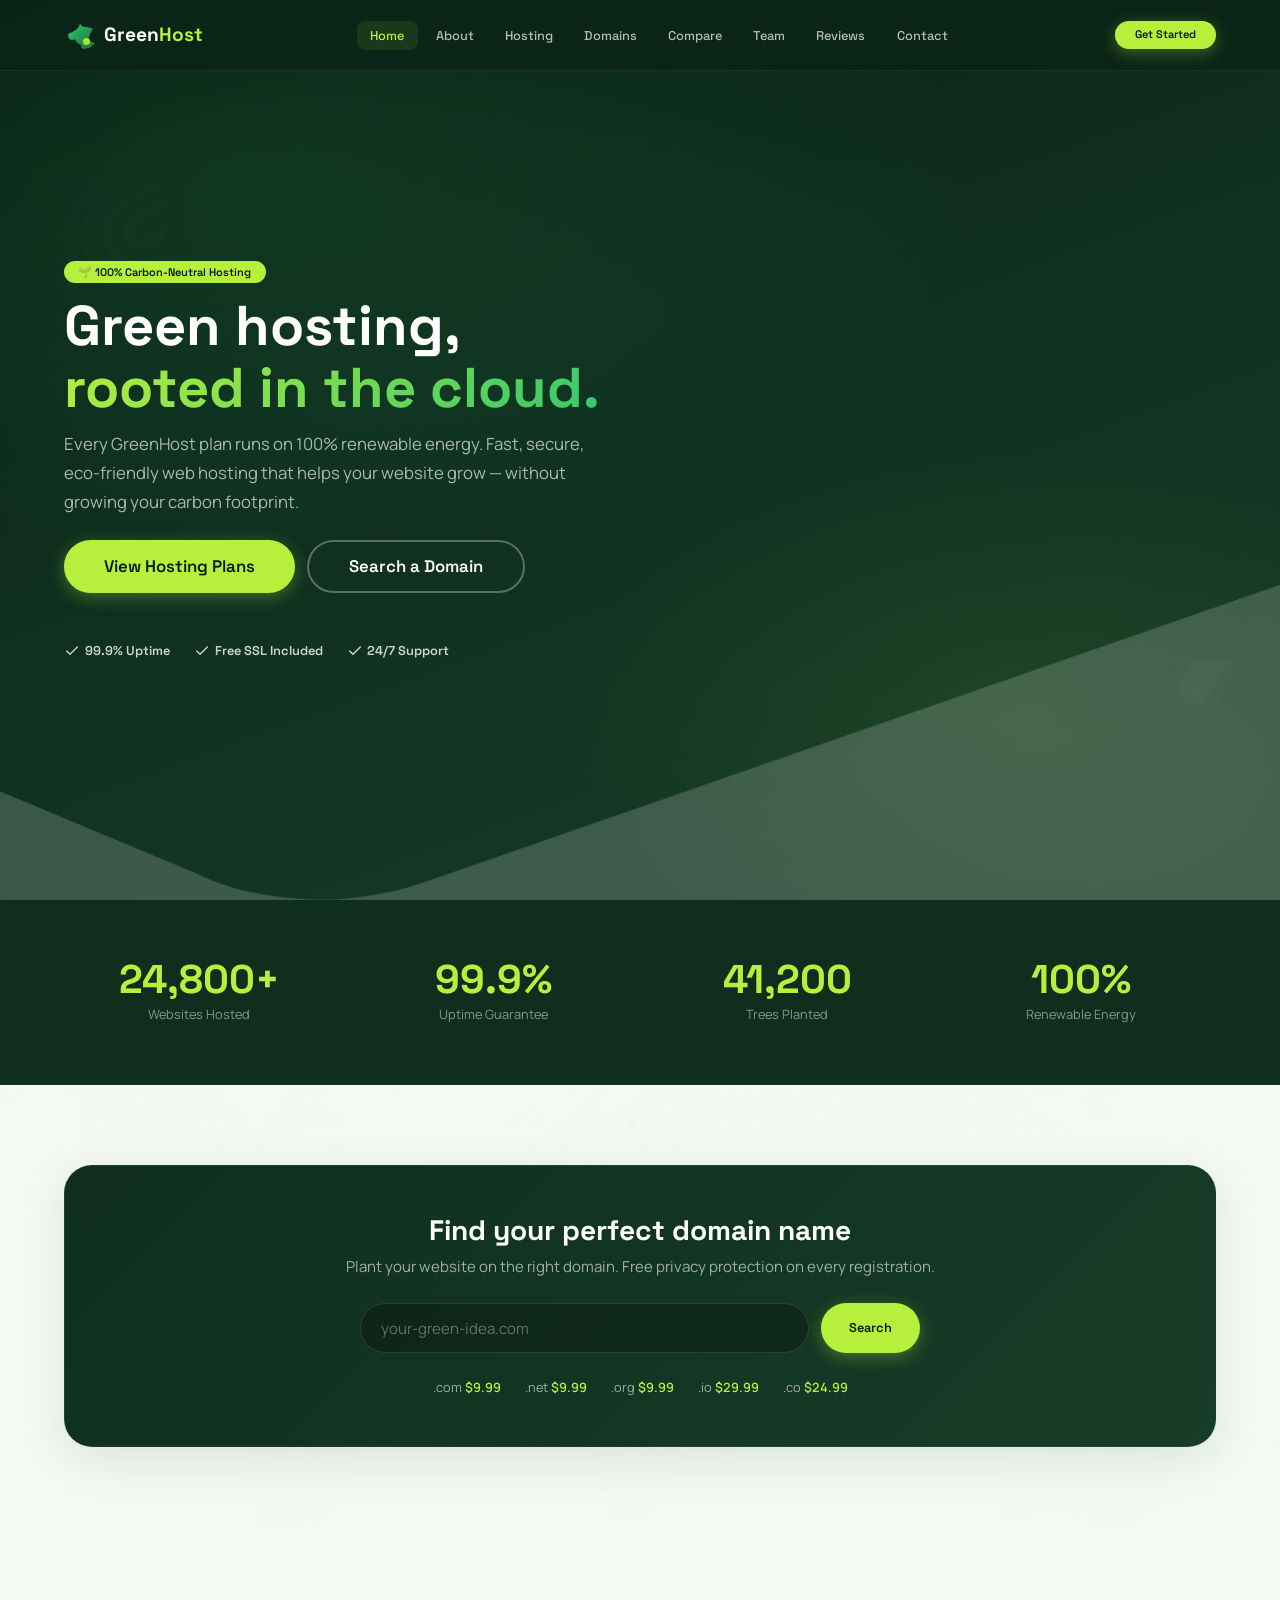
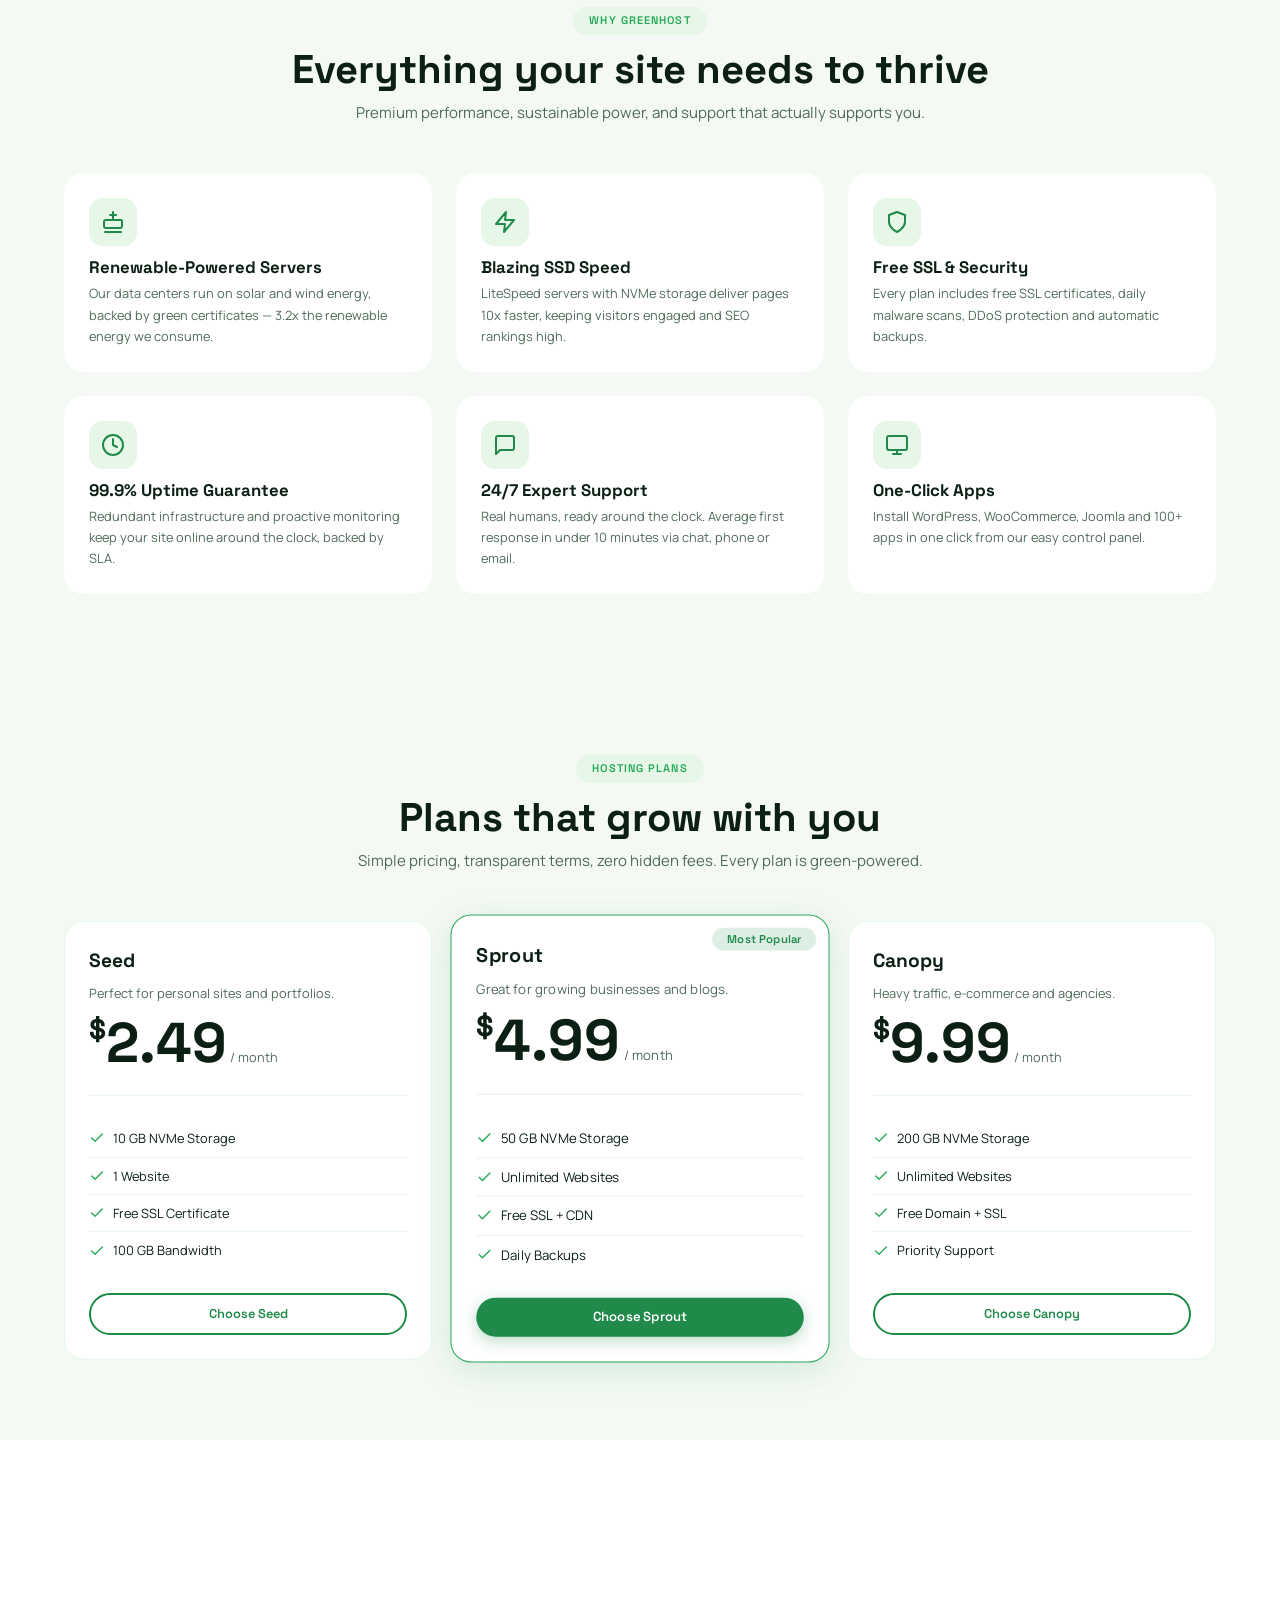
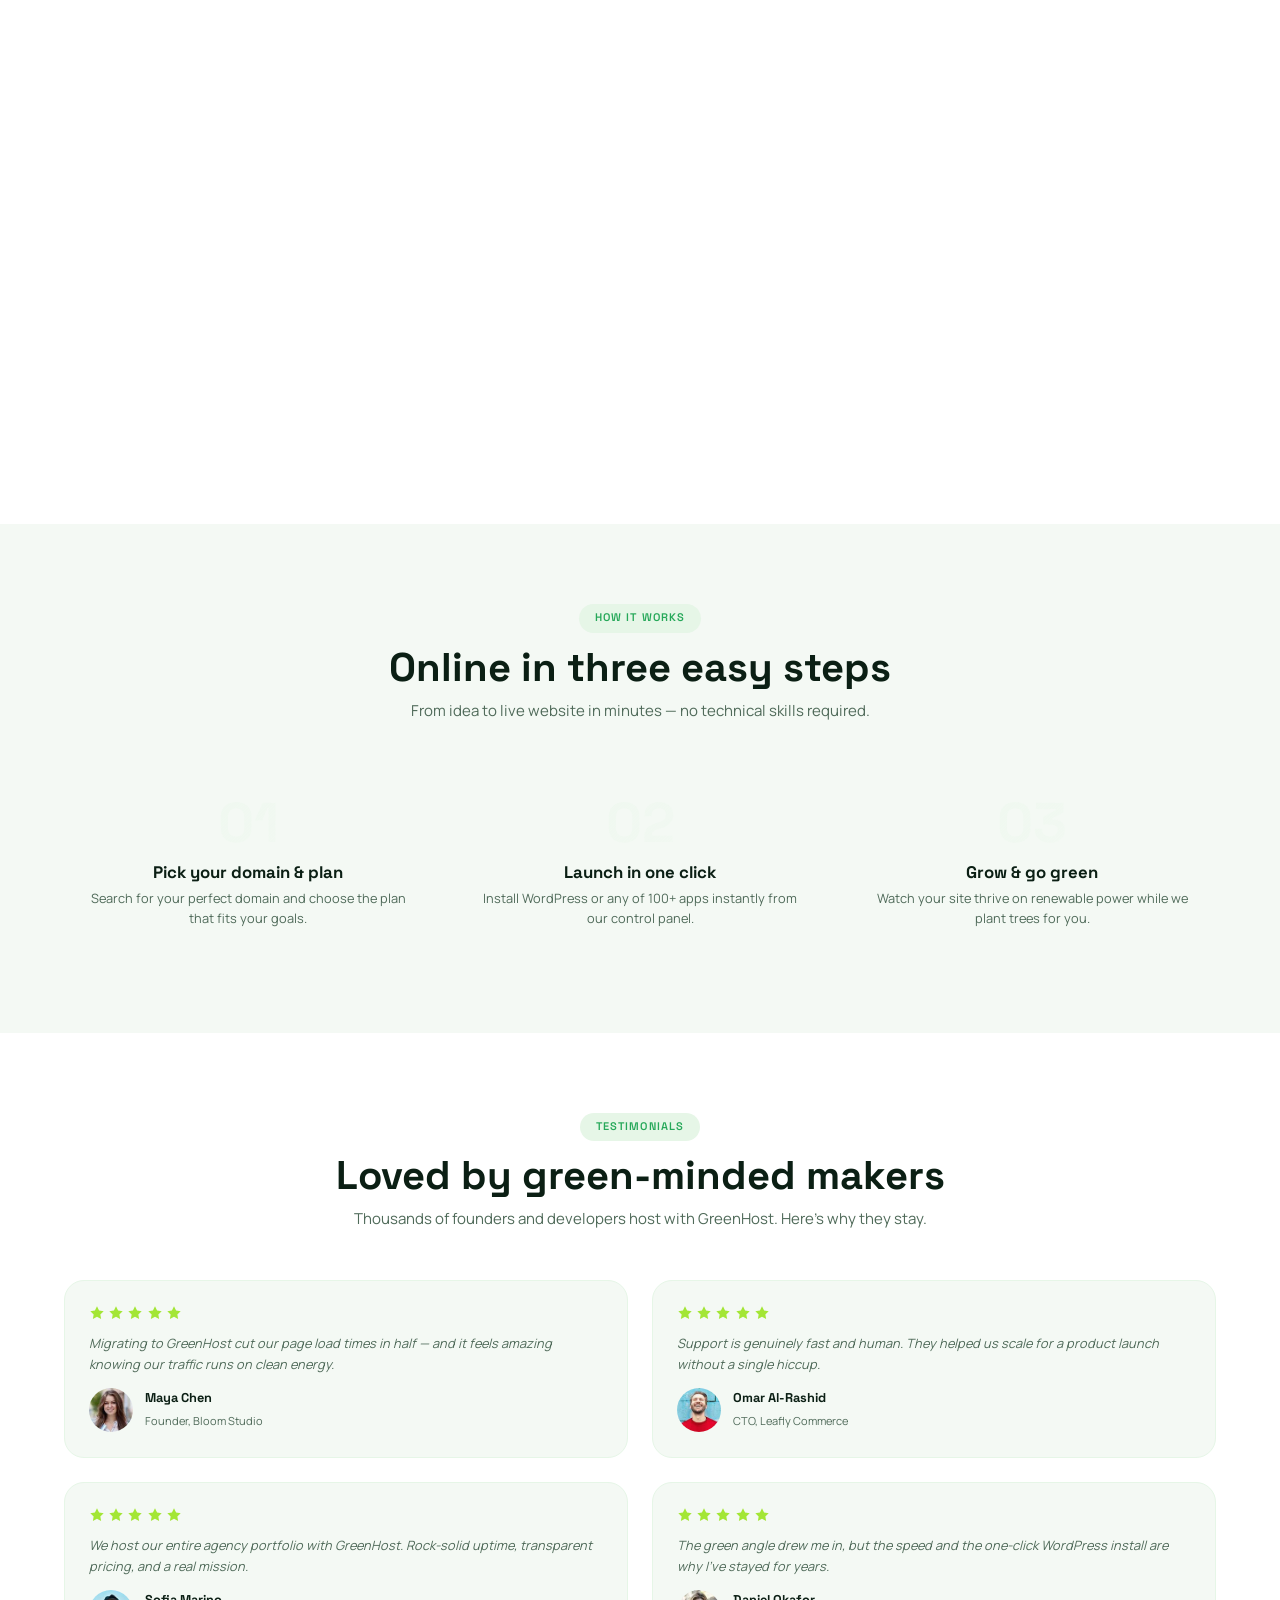
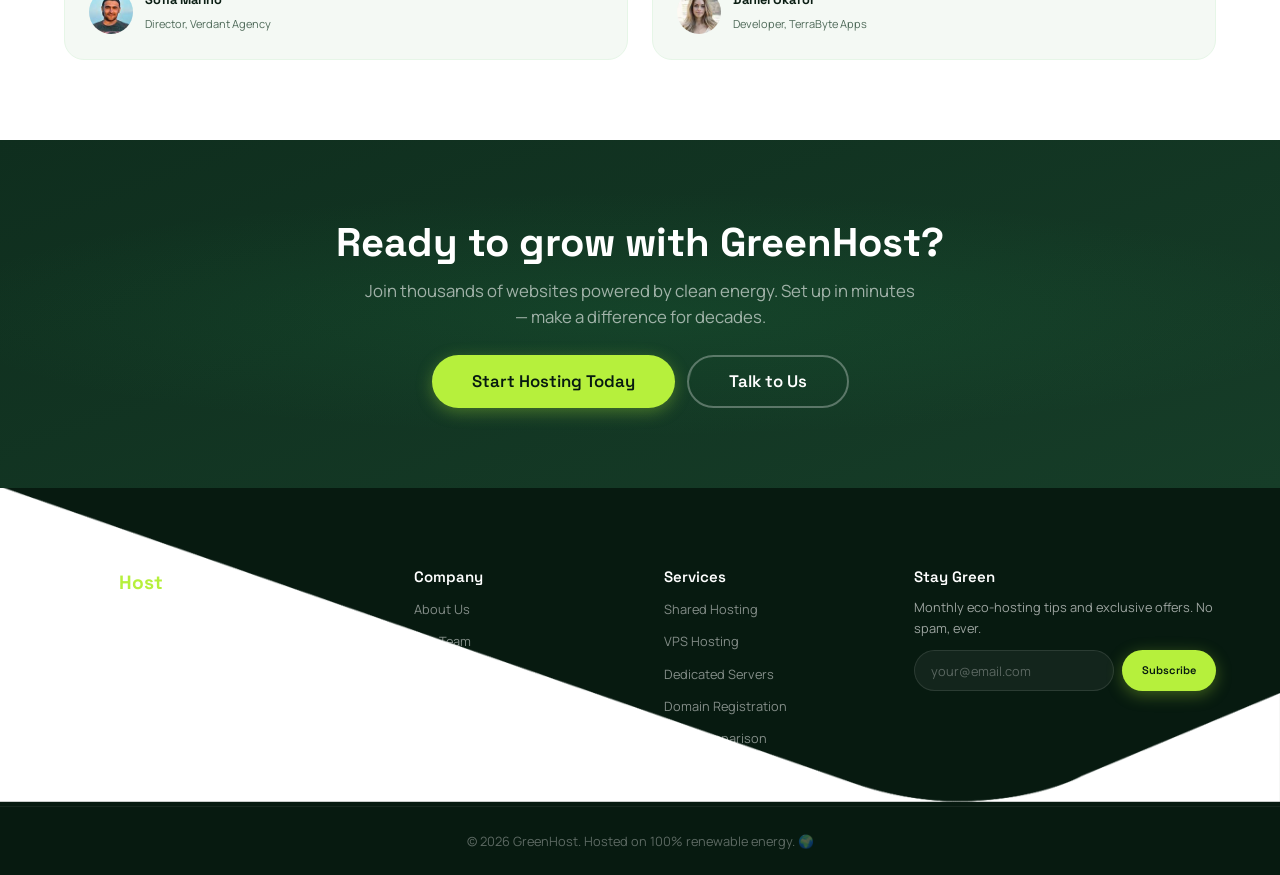
<file: index.html>
<!DOCTYPE html>
<html lang="en">
<head>
  <meta charset="utf-8">
  <meta name="viewport" content="width=device-width, initial-scale=1.0">
  <title>GreenHost — Eco-Friendly Green Web Hosting</title>
  <meta name="description" content="GreenHost is the carbon-neutral web hosting platform. 100% renewable-energy powered shared, VPS and dedicated hosting with blazing speed, free SSL and 24/7 support.">
  <meta name="keywords" content="green hosting, eco hosting, carbon neutral web hosting, renewable energy hosting, shared hosting, vps hosting, dedicated server, domain registration">
  <link rel="icon" href="data:image/svg+xml,<svg xmlns=%22http://www.w3.org/2000/svg%22 viewBox=%220 0 100 100%22><text y=%22.9em%22 font-size=%2290%22>🌿</text></svg>">

  <link rel="preconnect" href="https://fonts.googleapis.com">
  <link rel="preconnect" href="https://fonts.gstatic.com" crossorigin>
  <link href="https://fonts.googleapis.com/css2?family=Space+Grotesk:wght@400;500;600;700&family=Manrope:wght@400;500;600;700;800&display=swap" rel="stylesheet">
  <link rel="stylesheet" href="assets/css/style.css">
</head>
<body>

  <!-- ===== Header ===== -->
  <header class="site-header" id="site-header">
    <div class="container nav-wrap">
      <a href="index.html" class="brand" aria-label="GreenHost home">
        <svg viewBox="0 0 32 32" fill="none" xmlns="http://www.w3.org/2000/svg" aria-hidden="true">
          <path d="M16 3C16 9 11 12 6 14C4.5 14.6 4 15.5 4 16.5C4 19 6 21 8.5 21C9.5 21 10.4 20.7 11.2 20.2C12 23 14 25 17 25.5C17 28.5 18.5 30 21 30C22 30 22.8 29.5 23.2 28.8C25 29.5 27 28.5 28 27L31 24L26 22C26 21 25.4 20 24.4 19.6C25 18.2 25.6 17 26 16C27 13 29 9.5 29 9.5C29 9.5 24 8 21 8C17.5 8 16 5 16 3Z" fill="url(#gh-leaf)"/>
          <circle cx="22.5" cy="22.5" r="3.5" fill="#a3e635"/>
          <defs>
            <linearGradient id="gh-leaf" x1="4" y1="3" x2="31" y2="30" gradientUnits="userSpaceOnUse">
              <stop stop-color="#34c76b"/>
              <stop offset="1" stop-color="#1a6e40"/>
            </linearGradient>
          </defs>
        </svg>
        <span class="brand-name">Green<span>Host</span></span>
      </a>
      <nav class="nav" aria-label="Primary navigation">
        <button class="nav-toggle" aria-expanded="false" aria-controls="nav-menu" aria-label="Toggle menu">
          <span></span><span></span><span></span>
        </button>
        <ul class="nav-links" id="nav-menu">
          <li><a class="nav-link" href="index.html">Home</a></li>
          <li><a class="nav-link" href="about.html">About</a></li>
          <li><a class="nav-link" href="hosting.html">Hosting</a></li>
          <li><a class="nav-link" href="domain.html">Domains</a></li>
          <li><a class="nav-link" href="comparison.html">Compare</a></li>
          <li><a class="nav-link" href="team.html">Team</a></li>
          <li><a class="nav-link" href="testimonial.html">Reviews</a></li>
          <li><a class="nav-link" href="contact.html">Contact</a></li>
        </ul>
      </nav>
      <a href="hosting.html" class="btn btn--lime btn--sm nav-cta">Get Started</a>
    </div>
  </header>

  <main>
    <!-- ===== Hero ===== -->
    <section class="hero" id="home">
      <div class="hero__bg">
        <img src="assets/img/bg-bottom-hero.png" class="active" alt="" style="inset:auto 0 0 0; width:100%; opacity:.18">
        <img src="assets/img/bg-line.png" alt="" style="top:8%; right:4%; width:130px; opacity:.12">
      </div>
      <img src="assets/img/bg-round-2.png" class="hero__shape hero__shape--1" alt="">
      <img src="assets/img/bg-square.png" class="hero__shape hero__shape--2" alt="">

      <div class="hero__content">
        <div class="hero__text reveal">
          <span class="badge badge--lime">🌱 100% Carbon-Neutral Hosting</span>
          <h1 class="hero__title">Green hosting,<br><span>rooted in the cloud.</span></h1>
          <p class="hero__sub">Every GreenHost plan runs on 100% renewable energy. Fast, secure, eco-friendly web hosting that helps your website grow — without growing your carbon footprint.</p>
          <div class="hero__actions">
            <a href="hosting.html" class="btn btn--lime btn--lg">View Hosting Plans</a>
            <a href="domain.html" class="btn btn--outline btn--lg">Search a Domain</a>
          </div>
          <div class="hero__trust">
            <span class="hero__trust-stat">
              <svg viewBox="0 0 24 24" fill="none" stroke="currentColor" stroke-width="2" stroke-linecap="round" stroke-linejoin="round"><path d="M20 6 9 17l-5-5"/></svg>
              99.9% Uptime
            </span>
            <span class="hero__trust-stat">
              <svg viewBox="0 0 24 24" fill="none" stroke="currentColor" stroke-width="2" stroke-linecap="round" stroke-linejoin="round"><path d="M20 6 9 17l-5-5"/></svg>
              Free SSL Included
            </span>
            <span class="hero__trust-stat">
              <svg viewBox="0 0 24 24" fill="none" stroke="currentColor" stroke-width="2" stroke-linecap="round" stroke-linejoin="round"><path d="M20 6 9 17l-5-5"/></svg>
              24/7 Support
            </span>
          </div>
        </div>

        <div class="hero__visual reveal-right">
          <div class="hero__visual-card">
            <img src="assets/img/hero.png" alt="GreenHost eco-friendly server dashboard illustration">
          </div>
          <div class="hero__visual-chip hero__visual-chip--uptime">
            <span>⚡</span> 99.9% Uptime
          </div>
          <div class="hero__visual-chip hero__visual-chip--green">
            <span>🌿</span> 3.2x Green Energy
          </div>
          <div class="hero__visual-chip hero__visual-chip--speed">
            <span>🚀</span> LiteSpeed SSD
          </div>
        </div>
      </div>
    </section>

    <!-- ===== Ticker / Stats ===== -->
    <section class="ticker reveal" aria-label="GreenHost in numbers">
      <div class="container ticker__grid">
        <div class="ticker__item">
          <div class="ticker__num">24,800+</div>
          <div class="ticker__label">Websites Hosted</div>
        </div>
        <div class="ticker__item">
          <div class="ticker__num">99.9%</div>
          <div class="ticker__label">Uptime Guarantee</div>
        </div>
        <div class="ticker__item">
          <div class="ticker__num">41,200</div>
          <div class="ticker__label">Trees Planted</div>
        </div>
        <div class="ticker__item">
          <div class="ticker__num">100%</div>
          <div class="ticker__label">Renewable Energy</div>
        </div>
      </div>
    </section>

    <!-- ===== Domain Search ===== -->
    <section class="domain-search reveal">
      <div class="domain-search__bg">
        <img src="assets/img/bg-domain.png" alt="">
      </div>
      <div class="container">
        <div class="domain-search__box">
          <h2>Find your perfect domain name</h2>
          <p>Plant your website on the right domain. Free privacy protection on every registration.</p>
          <form class="domain-search__form" data-form>
            <input type="text" name="domain" placeholder="your-green-idea.com" aria-label="Search a domain" required>
            <button type="submit" class="btn btn--lime">Search</button>
            <span class="form-ok">Domain search request received — our team will reach out shortly.</span>
            <span class="form-err">Please enter a domain name to search.</span>
          </form>
          <div class="domain-search__prices">
            <span>.com <strong>$9.99</strong></span>
            <span>.net <strong>$9.99</strong></span>
            <span>.org <strong>$9.99</strong></span>
            <span>.io <strong>$29.99</strong></span>
            <span>.co <strong>$24.99</strong></span>
          </div>
        </div>
      </div>
    </section>

    <!-- ===== Features ===== -->
    <section class="features section reveal">
      <div class="container">
        <div class="section-header">
          <span class="section-header__label">Why GreenHost</span>
          <h2>Everything your site needs to thrive</h2>
          <p>Premium performance, sustainable power, and support that actually supports you.</p>
        </div>
        <div class="features__grid">
          <article class="feature-card">
            <div class="feature-card__icon">
              <svg width="24" height="24" viewBox="0 0 24 24" fill="none" stroke="currentColor" stroke-width="2" stroke-linecap="round" stroke-linejoin="round"><path d="M4 22h16"/><path d="M5 18h14a2 2 0 0 0 2-2v-5a1 1 0 0 0-1-1H5a2 2 0 0 0-2 2v4a2 2 0 0 0 2 2Z"/><path d="M12 10V2"/><path d="M9 5h6"/></svg>
            </div>
            <h3>Renewable-Powered Servers</h3>
            <p>Our data centers run on solar and wind energy, backed by green certificates — 3.2x the renewable energy we consume.</p>
          </article>
          <article class="feature-card">
            <div class="feature-card__icon">
              <svg width="24" height="24" viewBox="0 0 24 24" fill="none" stroke="currentColor" stroke-width="2" stroke-linecap="round" stroke-linejoin="round"><path d="M13 2 3 14h9l-1 8 10-12h-9l1-8z"/></svg>
            </div>
            <h3>Blazing SSD Speed</h3>
            <p>LiteSpeed servers with NVMe storage deliver pages 10x faster, keeping visitors engaged and SEO rankings high.</p>
          </article>
          <article class="feature-card">
            <div class="feature-card__icon">
              <svg width="24" height="24" viewBox="0 0 24 24" fill="none" stroke="currentColor" stroke-width="2" stroke-linecap="round" stroke-linejoin="round"><path d="M12 22s8-4 8-10V5l-8-3-8 3v7c0 6 8 10 8 10z"/></svg>
            </div>
            <h3>Free SSL & Security</h3>
            <p>Every plan includes free SSL certificates, daily malware scans, DDoS protection and automatic backups.</p>
          </article>
          <article class="feature-card">
            <div class="feature-card__icon">
              <svg width="24" height="24" viewBox="0 0 24 24" fill="none" stroke="currentColor" stroke-width="2" stroke-linecap="round" stroke-linejoin="round"><circle cx="12" cy="12" r="10"/><path d="M12 6v6l4 2"/></svg>
            </div>
            <h3>99.9% Uptime Guarantee</h3>
            <p>Redundant infrastructure and proactive monitoring keep your site online around the clock, backed by SLA.</p>
          </article>
          <article class="feature-card">
            <div class="feature-card__icon">
              <svg width="24" height="24" viewBox="0 0 24 24" fill="none" stroke="currentColor" stroke-width="2" stroke-linecap="round" stroke-linejoin="round"><path d="M21 15a2 2 0 0 1-2 2H7l-4 4V5a2 2 0 0 1 2-2h14a2 2 0 0 1 2 2z"/></svg>
            </div>
            <h3>24/7 Expert Support</h3>
            <p>Real humans, ready around the clock. Average first response in under 10 minutes via chat, phone or email.</p>
          </article>
          <article class="feature-card">
            <div class="feature-card__icon">
              <svg width="24" height="24" viewBox="0 0 24 24" fill="none" stroke="currentColor" stroke-width="2" stroke-linecap="round" stroke-linejoin="round"><rect x="2" y="3" width="20" height="14" rx="2"/><path d="M8 21h8"/><path d="M12 17v4"/></svg>
            </div>
            <h3>One-Click Apps</h3>
            <p>Install WordPress, WooCommerce, Joomla and 100+ apps in one click from our easy control panel.</p>
          </article>
        </div>
      </div>
    </section>

    <!-- ===== Plans Preview ===== -->
    <section class="plans section reveal">
      <div class="container">
        <div class="section-header">
          <span class="section-header__label">Hosting Plans</span>
          <h2>Plans that grow with you</h2>
          <p>Simple pricing, transparent terms, zero hidden fees. Every plan is green-powered.</p>
        </div>
        <div class="plans__grid">
          <article class="plan-card">
            <div class="plan-card__name">Seed</div>
            <p class="plan-card__desc">Perfect for personal sites and portfolios.</p>
            <div class="plan-card__price">
              <span class="currency">$</span><span class="amount">2.49</span> <span class="period">/ month</span>
            </div>
            <ul class="plan-card__features">
              <li><svg viewBox="0 0 24 24" fill="none" stroke="currentColor" stroke-width="2" stroke-linecap="round" stroke-linejoin="round"><path d="M20 6 9 17l-5-5"/></svg> 10 GB NVMe Storage</li>
              <li><svg viewBox="0 0 24 24" fill="none" stroke="currentColor" stroke-width="2" stroke-linecap="round" stroke-linejoin="round"><path d="M20 6 9 17l-5-5"/></svg> 1 Website</li>
              <li><svg viewBox="0 0 24 24" fill="none" stroke="currentColor" stroke-width="2" stroke-linecap="round" stroke-linejoin="round"><path d="M20 6 9 17l-5-5"/></svg> Free SSL Certificate</li>
              <li><svg viewBox="0 0 24 24" fill="none" stroke="currentColor" stroke-width="2" stroke-linecap="round" stroke-linejoin="round"><path d="M20 6 9 17l-5-5"/></svg> 100 GB Bandwidth</li>
            </ul>
            <a href="hosting.html" class="btn btn--outline-forest" style="width:100%;justify-content:center;">Choose Seed</a>
          </article>
          <article class="plan-card plan-card--popular">
            <span class="badge badge--green plan-card__badge">Most Popular</span>
            <div class="plan-card__name">Sprout</div>
            <p class="plan-card__desc">Great for growing businesses and blogs.</p>
            <div class="plan-card__price">
              <span class="currency">$</span><span class="amount">4.99</span> <span class="period">/ month</span>
            </div>
            <ul class="plan-card__features">
              <li><svg viewBox="0 0 24 24" fill="none" stroke="currentColor" stroke-width="2" stroke-linecap="round" stroke-linejoin="round"><path d="M20 6 9 17l-5-5"/></svg> 50 GB NVMe Storage</li>
              <li><svg viewBox="0 0 24 24" fill="none" stroke="currentColor" stroke-width="2" stroke-linecap="round" stroke-linejoin="round"><path d="M20 6 9 17l-5-5"/></svg> Unlimited Websites</li>
              <li><svg viewBox="0 0 24 24" fill="none" stroke="currentColor" stroke-width="2" stroke-linecap="round" stroke-linejoin="round"><path d="M20 6 9 17l-5-5"/></svg> Free SSL + CDN</li>
              <li><svg viewBox="0 0 24 24" fill="none" stroke="currentColor" stroke-width="2" stroke-linecap="round" stroke-linejoin="round"><path d="M20 6 9 17l-5-5"/></svg> Daily Backups</li>
            </ul>
            <a href="hosting.html" class="btn btn--primary" style="width:100%;justify-content:center;">Choose Sprout</a>
          </article>
          <article class="plan-card">
            <div class="plan-card__name">Canopy</div>
            <p class="plan-card__desc">Heavy traffic, e-commerce and agencies.</p>
            <div class="plan-card__price">
              <span class="currency">$</span><span class="amount">9.99</span> <span class="period">/ month</span>
            </div>
            <ul class="plan-card__features">
              <li><svg viewBox="0 0 24 24" fill="none" stroke="currentColor" stroke-width="2" stroke-linecap="round" stroke-linejoin="round"><path d="M20 6 9 17l-5-5"/></svg> 200 GB NVMe Storage</li>
              <li><svg viewBox="0 0 24 24" fill="none" stroke="currentColor" stroke-width="2" stroke-linecap="round" stroke-linejoin="round"><path d="M20 6 9 17l-5-5"/></svg> Unlimited Websites</li>
              <li><svg viewBox="0 0 24 24" fill="none" stroke="currentColor" stroke-width="2" stroke-linecap="round" stroke-linejoin="round"><path d="M20 6 9 17l-5-5"/></svg> Free Domain + SSL</li>
              <li><svg viewBox="0 0 24 24" fill="none" stroke="currentColor" stroke-width="2" stroke-linecap="round" stroke-linejoin="round"><path d="M20 6 9 17l-5-5"/></svg> Priority Support</li>
            </ul>
            <a href="hosting.html" class="btn btn--outline-forest" style="width:100%;justify-content:center;">Choose Canopy</a>
          </article>
        </div>
      </div>
    </section>

    <!-- ===== About Teaser ===== -->
    <section class="about-teaser section reveal">
      <div class="container about-teaser__grid">
        <div class="about-teaser__image reveal-left">
          <img src="assets/img/about.png" alt="GreenHost sustainable data center concept">
          <img src="assets/img/bg-round.png" class="deco-shape deco-shape--1" alt="">
          <img src="assets/img/bg-square.png" class="deco-shape deco-shape--2" alt="">
        </div>
        <div class="reveal-right">
          <div class="section-header section-header--left">
            <span class="section-header__label">About GreenHost</span>
            <h2>Web hosting that gives back to the planet</h2>
            <p>We started GreenHost with a simple belief: the internet shouldn't cost the earth. Today we power thousands of websites on 100% renewable energy — and every plan plants trees.</p>
          </div>
          <ul class="about-teaser__list">
            <li>
              <svg viewBox="0 0 24 24" fill="none" stroke="currentColor" stroke-width="2" stroke-linecap="round" stroke-linejoin="round"><path d="M20 6 9 17l-5-5"/></svg>
              Every kWh of hosting offset with renewable energy certificates.
            </li>
            <li>
              <svg viewBox="0 0 24 24" fill="none" stroke="currentColor" stroke-width="2" stroke-linecap="round" stroke-linejoin="round"><path d="M20 6 9 17l-5-5"/></svg>
              One tree planted for every new customer and renewal.
            </li>
            <li>
              <svg viewBox="0 0 24 24" fill="none" stroke="currentColor" stroke-width="2" stroke-linecap="round" stroke-linejoin="round"><path d="M20 6 9 17l-5-5"/></svg>
              E-waste-free, high-efficiency data centers rated LEED Gold.
            </li>
          </ul>
          <a href="about.html" class="btn btn--primary">Learn More About Us</a>
        </div>
      </div>
    </section>

    <!-- ===== Steps ===== -->
    <section class="steps section reveal">
      <div class="container">
        <div class="section-header">
          <span class="section-header__label">How It Works</span>
          <h2>Online in three easy steps</h2>
          <p>From idea to live website in minutes — no technical skills required.</p>
        </div>
        <div class="steps__grid">
          <article class="step-card">
            <div class="step-card__num">01</div>
            <h3>Pick your domain & plan</h3>
            <p>Search for your perfect domain and choose the plan that fits your goals.</p>
          </article>
          <article class="step-card">
            <div class="step-card__num">02</div>
            <h3>Launch in one click</h3>
            <p>Install WordPress or any of 100+ apps instantly from our control panel.</p>
          </article>
          <article class="step-card">
            <div class="step-card__num">03</div>
            <h3>Grow & go green</h3>
            <p>Watch your site thrive on renewable power while we plant trees for you.</p>
          </article>
        </div>
      </div>
    </section>

    <!-- ===== Testimonials ===== -->
    <section class="testimonials section reveal">
      <div class="container">
        <div class="section-header">
          <span class="section-header__label">Testimonials</span>
          <h2>Loved by green-minded makers</h2>
          <p>Thousands of founders and developers host with GreenHost. Here's why they stay.</p>
        </div>
        <div class="testimonials__grid">
          <article class="testimonial-card">
            <div class="testimonial-card__stars">
              <svg viewBox="0 0 24 24" fill="currentColor"><path d="M12 2l3.1 6.3 6.9 1-5 4.9 1.2 6.8L12 17.8 5.8 21l1.2-6.8-5-4.9 6.9-1z"/></svg>
              <svg viewBox="0 0 24 24" fill="currentColor"><path d="M12 2l3.1 6.3 6.9 1-5 4.9 1.2 6.8L12 17.8 5.8 21l1.2-6.8-5-4.9 6.9-1z"/></svg>
              <svg viewBox="0 0 24 24" fill="currentColor"><path d="M12 2l3.1 6.3 6.9 1-5 4.9 1.2 6.8L12 17.8 5.8 21l1.2-6.8-5-4.9 6.9-1z"/></svg>
              <svg viewBox="0 0 24 24" fill="currentColor"><path d="M12 2l3.1 6.3 6.9 1-5 4.9 1.2 6.8L12 17.8 5.8 21l1.2-6.8-5-4.9 6.9-1z"/></svg>
              <svg viewBox="0 0 24 24" fill="currentColor"><path d="M12 2l3.1 6.3 6.9 1-5 4.9 1.2 6.8L12 17.8 5.8 21l1.2-6.8-5-4.9 6.9-1z"/></svg>
            </div>
            <blockquote>Migrating to GreenHost cut our page load times in half — and it feels amazing knowing our traffic runs on clean energy.</blockquote>
            <div class="testimonial-card__author">
              <img src="assets/img/testimonial-1.jpg" alt="Portrait of Maya Chen" width="44" height="44">
              <div>
                <strong>Maya Chen</strong>
                <span>Founder, Bloom Studio</span>
              </div>
            </div>
          </article>
          <article class="testimonial-card">
            <div class="testimonial-card__stars">
              <svg viewBox="0 0 24 24" fill="currentColor"><path d="M12 2l3.1 6.3 6.9 1-5 4.9 1.2 6.8L12 17.8 5.8 21l1.2-6.8-5-4.9 6.9-1z"/></svg>
              <svg viewBox="0 0 24 24" fill="currentColor"><path d="M12 2l3.1 6.3 6.9 1-5 4.9 1.2 6.8L12 17.8 5.8 21l1.2-6.8-5-4.9 6.9-1z"/></svg>
              <svg viewBox="0 0 24 24" fill="currentColor"><path d="M12 2l3.1 6.3 6.9 1-5 4.9 1.2 6.8L12 17.8 5.8 21l1.2-6.8-5-4.9 6.9-1z"/></svg>
              <svg viewBox="0 0 24 24" fill="currentColor"><path d="M12 2l3.1 6.3 6.9 1-5 4.9 1.2 6.8L12 17.8 5.8 21l1.2-6.8-5-4.9 6.9-1z"/></svg>
              <svg viewBox="0 0 24 24" fill="currentColor"><path d="M12 2l3.1 6.3 6.9 1-5 4.9 1.2 6.8L12 17.8 5.8 21l1.2-6.8-5-4.9 6.9-1z"/></svg>
            </div>
            <blockquote>Support is genuinely fast and human. They helped us scale for a product launch without a single hiccup.</blockquote>
            <div class="testimonial-card__author">
              <img src="assets/img/testimonial-2.jpg" alt="Portrait of Omar Al-Rashid" width="44" height="44">
              <div>
                <strong>Omar Al-Rashid</strong>
                <span>CTO, Leafly Commerce</span>
              </div>
            </div>
          </article>
          <article class="testimonial-card">
            <div class="testimonial-card__stars">
              <svg viewBox="0 0 24 24" fill="currentColor"><path d="M12 2l3.1 6.3 6.9 1-5 4.9 1.2 6.8L12 17.8 5.8 21l1.2-6.8-5-4.9 6.9-1z"/></svg>
              <svg viewBox="0 0 24 24" fill="currentColor"><path d="M12 2l3.1 6.3 6.9 1-5 4.9 1.2 6.8L12 17.8 5.8 21l1.2-6.8-5-4.9 6.9-1z"/></svg>
              <svg viewBox="0 0 24 24" fill="currentColor"><path d="M12 2l3.1 6.3 6.9 1-5 4.9 1.2 6.8L12 17.8 5.8 21l1.2-6.8-5-4.9 6.9-1z"/></svg>
              <svg viewBox="0 0 24 24" fill="currentColor"><path d="M12 2l3.1 6.3 6.9 1-5 4.9 1.2 6.8L12 17.8 5.8 21l1.2-6.8-5-4.9 6.9-1z"/></svg>
              <svg viewBox="0 0 24 24" fill="currentColor"><path d="M12 2l3.1 6.3 6.9 1-5 4.9 1.2 6.8L12 17.8 5.8 21l1.2-6.8-5-4.9 6.9-1z"/></svg>
            </div>
            <blockquote>We host our entire agency portfolio with GreenHost. Rock-solid uptime, transparent pricing, and a real mission.</blockquote>
            <div class="testimonial-card__author">
              <img src="assets/img/testimonial-3.jpg" alt="Portrait of Sofia Marino" width="44" height="44">
              <div>
                <strong>Sofia Marino</strong>
                <span>Director, Verdant Agency</span>
              </div>
            </div>
          </article>
          <article class="testimonial-card">
            <div class="testimonial-card__stars">
              <svg viewBox="0 0 24 24" fill="currentColor"><path d="M12 2l3.1 6.3 6.9 1-5 4.9 1.2 6.8L12 17.8 5.8 21l1.2-6.8-5-4.9 6.9-1z"/></svg>
              <svg viewBox="0 0 24 24" fill="currentColor"><path d="M12 2l3.1 6.3 6.9 1-5 4.9 1.2 6.8L12 17.8 5.8 21l1.2-6.8-5-4.9 6.9-1z"/></svg>
              <svg viewBox="0 0 24 24" fill="currentColor"><path d="M12 2l3.1 6.3 6.9 1-5 4.9 1.2 6.8L12 17.8 5.8 21l1.2-6.8-5-4.9 6.9-1z"/></svg>
              <svg viewBox="0 0 24 24" fill="currentColor"><path d="M12 2l3.1 6.3 6.9 1-5 4.9 1.2 6.8L12 17.8 5.8 21l1.2-6.8-5-4.9 6.9-1z"/></svg>
              <svg viewBox="0 0 24 24" fill="currentColor"><path d="M12 2l3.1 6.3 6.9 1-5 4.9 1.2 6.8L12 17.8 5.8 21l1.2-6.8-5-4.9 6.9-1z"/></svg>
            </div>
            <blockquote>The green angle drew me in, but the speed and the one-click WordPress install are why I've stayed for years.</blockquote>
            <div class="testimonial-card__author">
              <img src="assets/img/testimonial-4.jpg" alt="Portrait of Daniel Okafor" width="44" height="44">
              <div>
                <strong>Daniel Okafor</strong>
                <span>Developer, TerraByte Apps</span>
              </div>
            </div>
          </article>
        </div>
      </div>
    </section>

    <!-- ===== CTA Banner ===== -->
    <section class="cta-banner reveal">
      <div class="container">
        <h2>Ready to grow with GreenHost?</h2>
        <p>Join thousands of websites powered by clean energy. Set up in minutes — make a difference for decades.</p>
        <div class="cta-banner__actions">
          <a href="hosting.html" class="btn btn--lime btn--lg">Start Hosting Today</a>
          <a href="contact.html" class="btn btn--outline btn--lg">Talk to Us</a>
        </div>
      </div>
    </section>
  </main>

  <!-- ===== Footer ===== -->
  <footer class="site-footer">
    <img src="assets/img/bg-bottom-footer.png" class="site-footer__bg" alt="">
    <div class="site-footer__top">
      <div class="container site-footer__grid">
        <div>
          <div class="site-footer__brand">Green<span>Host</span></div>
          <p class="site-footer__desc">Carbon-neutral web hosting powered by 100% renewable energy. Fast, secure and sustainable hosting for websites that care about the planet.</p>
          <div class="site-footer__social">
            <a href="#" aria-label="Twitter">
              <svg width="18" height="18" viewBox="0 0 24 24" fill="currentColor"><path d="M18.9 2h3.7l-8.1 9.3L24 22h-7.5l-5.9-7.7L4 22H.3l8.7-9.9L0 2h7.7l5.3 7 5.9-7zm-1.3 18h2L6.3 4H4.1l13.5 16z"/></svg>
            </a>
            <a href="#" aria-label="LinkedIn">
              <svg width="18" height="18" viewBox="0 0 24 24" fill="currentColor"><path d="M4.98 3.5C4.98 4.9 3.87 6 2.5 6S0 4.9 0 3.5 1.12 1 2.5 1s2.48 1.1 2.48 2.5zM.2 8h4.6v14.6H.2V8zm7.6 0h4.4v2h.1c.6-1.2 2.2-2.4 4.5-2.4 4.8 0 5.7 3.2 5.7 7.3v7.7h-4.6v-6.8c0-1.6 0-3.7-2.3-3.7s-2.6 1.8-2.6 3.6v6.9H7.8V8z"/></svg>
            </a>
            <a href="#" aria-label="Instagram">
              <svg width="18" height="18" viewBox="0 0 24 24" fill="currentColor"><path d="M12 2.2c3.2 0 3.6 0 4.8.1 1.2.1 1.8.2 2.2.4.6.2 1 .5 1.4.9.4.4.7.8.9 1.4.2.4.4 1 .4 2.2.1 1.2.1 1.6.1 4.8s0 3.6-.1 4.8c-.1 1.2-.2 1.8-.4 2.2-.2.6-.5 1-.9 1.4-.4.4-.8.7-1.4.9-.4.2-1 .4-2.2.4-1.2.1-1.6.1-4.8.1s-3.6 0-4.8-.1c-1.2-.1-1.8-.2-2.2-.4-.6-.2-1-.5-1.4-.9-.4-.4-.7-.8-.9-1.4-.2-.4-.4-1-.4-2.2C2.2 15.6 2.2 15.2 2.2 12s0-3.6.1-4.8c.1-1.2.2-1.8.4-2.2.2-.6.5-1 .9-1.4.4-.4.8-.7 1.4-.9.4-.2 1-.4 2.2-.4C8.4 2.2 8.8 2.2 12 2.2zm0 3.3a6.5 6.5 0 1 0 0 13 6.5 6.5 0 0 0 0-13zm0 10.7a4.2 4.2 0 1 1 0-8.4 4.2 4.2 0 0 1 0 8.4zm8.3-10.9a1.5 1.5 0 1 1-3 0 1.5 1.5 0 0 1 3 0z"/></svg>
            </a>
            <a href="#" aria-label="YouTube">
              <svg width="18" height="18" viewBox="0 0 24 24" fill="currentColor"><path d="M23.5 6.2c-.3-1-1.1-1.8-2.1-2.1C19.5 3.5 12 3.5 12 3.5s-7.5 0-9.4.6c-1 .3-1.8 1.1-2.1 2.1C0 8.1 0 12 0 12s0 3.9.5 5.8c.3 1 1.1 1.8 2.1 2.1 1.9.6 9.4.6 9.4.6s7.5 0 9.4-.6c1-.3 1.8-1.1 2.1-2.1.5-1.9.5-5.8.5-5.8s0-3.9-.5-5.8zM9.6 15.6V8.4l6.2 3.6-6.2 3.6z"/></svg>
            </a>
          </div>
        </div>
        <div>
          <h4>Company</h4>
          <ul class="site-footer__links">
            <li><a href="about.html">About Us</a></li>
            <li><a href="team.html">Our Team</a></li>
            <li><a href="testimonial.html">Testimonials</a></li>
            <li><a href="contact.html">Contact</a></li>
          </ul>
        </div>
        <div>
          <h4>Services</h4>
          <ul class="site-footer__links">
            <li><a href="hosting.html">Shared Hosting</a></li>
            <li><a href="hosting.html">VPS Hosting</a></li>
            <li><a href="hosting.html">Dedicated Servers</a></li>
            <li><a href="domain.html">Domain Registration</a></li>
            <li><a href="comparison.html">Plan Comparison</a></li>
          </ul>
        </div>
        <div class="site-footer__newsletter">
          <h4>Stay Green</h4>
          <p>Monthly eco-hosting tips and exclusive offers. No spam, ever.</p>
          <form class="site-footer__form" data-form>
            <input type="email" name="email" placeholder="your@email.com" aria-label="Email address" required>
            <button type="submit" class="btn btn--lime btn--sm">Subscribe</button>
            <span class="form-ok">You're on the list — welcome to the green side!</span>
            <span class="form-err">Please enter a valid email address.</span>
          </form>
        </div>
      </div>
    </div>
    <div class="site-footer__bottom">
      <div class="container">
        © <span data-year></span> GreenHost. Hosted on 100% renewable energy. 🌍
      </div>
    </div>
  </footer>

  <button class="back-to-top" aria-label="Back to top">
    <svg width="20" height="20" viewBox="0 0 24 24" fill="none" stroke="currentColor" stroke-width="2" stroke-linecap="round" stroke-linejoin="round"><path d="m18 15-6-6-6 6"/></svg>
  </button>

  <script src="assets/js/main.js"></script>
</body>
</html>
</file>
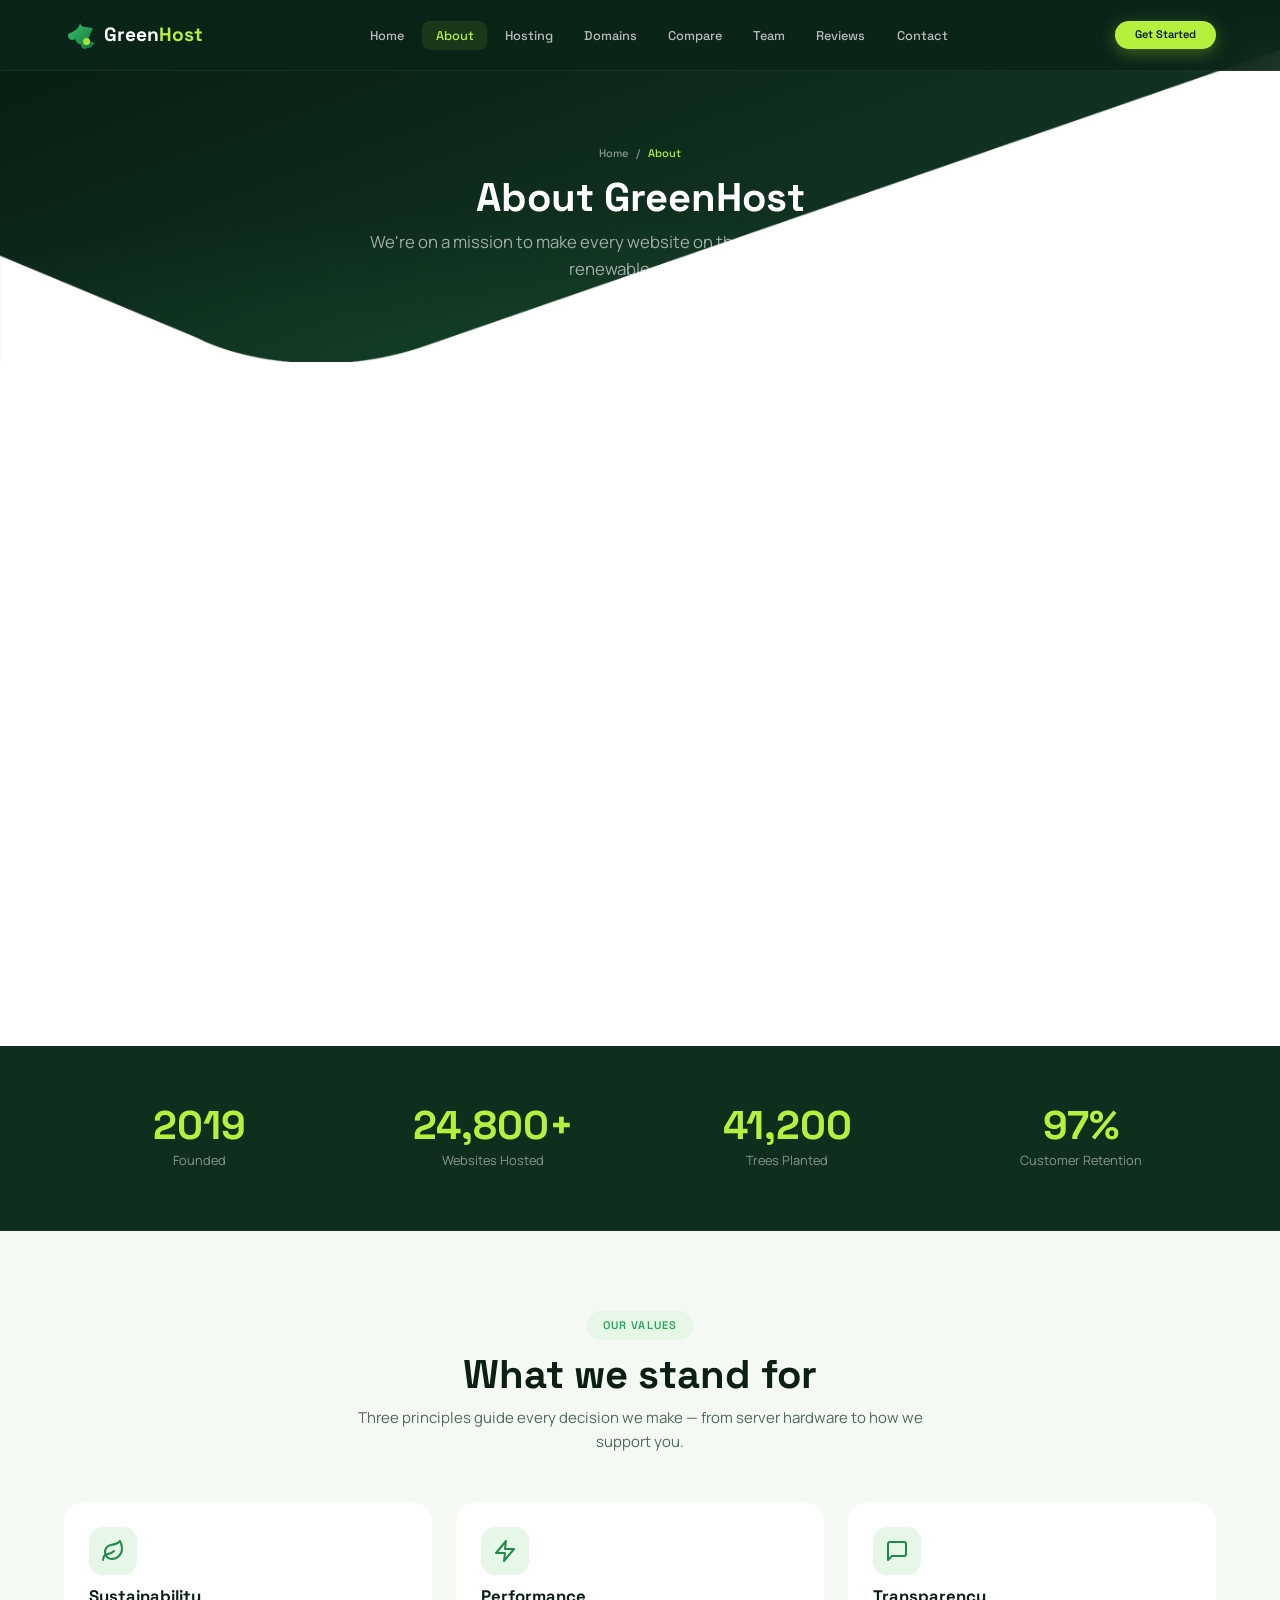
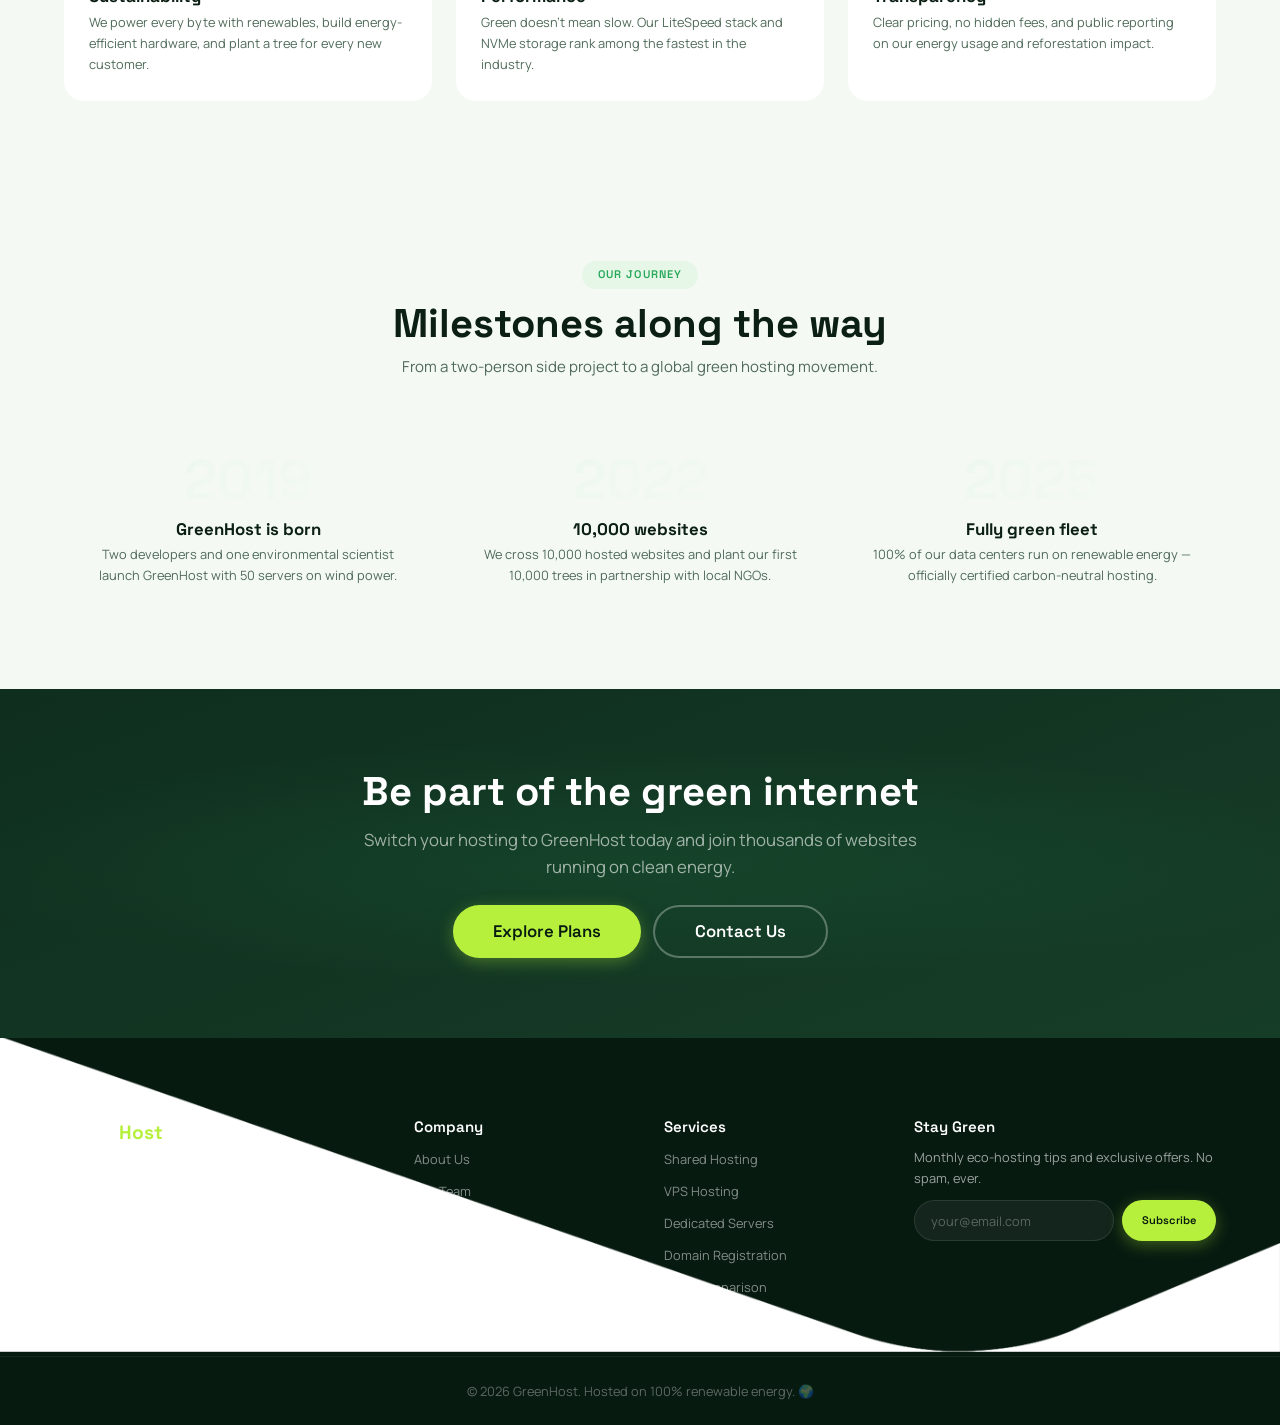
<file: about.html>
<!DOCTYPE html>
<html lang="en">
<head>
  <meta charset="utf-8">
  <meta name="viewport" content="width=device-width, initial-scale=1.0">
  <title>About Us — GreenHost Eco Web Hosting</title>
  <meta name="description" content="Learn about GreenHost — our mission to power the internet with 100% renewable energy, our story, values and the people behind carbon-neutral web hosting.">
  <meta name="keywords" content="green hosting company, eco hosting, about GreenHost, renewable energy web hosting, sustainable hosting mission">
  <link rel="icon" href="data:image/svg+xml,<svg xmlns=%22http://www.w3.org/2000/svg%22 viewBox=%220 0 100 100%22><text y=%22.9em%22 font-size=%2290%22>🌿</text></svg>">

  <link rel="preconnect" href="https://fonts.googleapis.com">
  <link rel="preconnect" href="https://fonts.gstatic.com" crossorigin>
  <link href="https://fonts.googleapis.com/css2?family=Space+Grotesk:wght@400;500;600;700&family=Manrope:wght@400;500;600;700;800&display=swap" rel="stylesheet">
  <link rel="stylesheet" href="assets/css/style.css">
</head>
<body>

  <!-- ===== Header ===== -->
  <header class="site-header" id="site-header">
    <div class="container nav-wrap">
      <a href="index.html" class="brand" aria-label="GreenHost home">
        <svg viewBox="0 0 32 32" fill="none" xmlns="http://www.w3.org/2000/svg" aria-hidden="true">
          <path d="M16 3C16 9 11 12 6 14C4.5 14.6 4 15.5 4 16.5C4 19 6 21 8.5 21C9.5 21 10.4 20.7 11.2 20.2C12 23 14 25 17 25.5C17 28.5 18.5 30 21 30C22 30 22.8 29.5 23.2 28.8C25 29.5 27 28.5 28 27L31 24L26 22C26 21 25.4 20 24.4 19.6C25 18.2 25.6 17 26 16C27 13 29 9.5 29 9.5C29 9.5 24 8 21 8C17.5 8 16 5 16 3Z" fill="url(#gh-leaf)"/>
          <circle cx="22.5" cy="22.5" r="3.5" fill="#a3e635"/>
          <defs>
            <linearGradient id="gh-leaf" x1="4" y1="3" x2="31" y2="30" gradientUnits="userSpaceOnUse">
              <stop stop-color="#34c76b"/>
              <stop offset="1" stop-color="#1a6e40"/>
            </linearGradient>
          </defs>
        </svg>
        <span class="brand-name">Green<span>Host</span></span>
      </a>
      <nav class="nav" aria-label="Primary navigation">
        <button class="nav-toggle" aria-expanded="false" aria-controls="nav-menu" aria-label="Toggle menu">
          <span></span><span></span><span></span>
        </button>
        <ul class="nav-links" id="nav-menu">
          <li><a class="nav-link" href="index.html">Home</a></li>
          <li><a class="nav-link" href="about.html">About</a></li>
          <li><a class="nav-link" href="hosting.html">Hosting</a></li>
          <li><a class="nav-link" href="domain.html">Domains</a></li>
          <li><a class="nav-link" href="comparison.html">Compare</a></li>
          <li><a class="nav-link" href="team.html">Team</a></li>
          <li><a class="nav-link" href="testimonial.html">Reviews</a></li>
          <li><a class="nav-link" href="contact.html">Contact</a></li>
        </ul>
      </nav>
      <a href="hosting.html" class="btn btn--lime btn--sm nav-cta">Get Started</a>
    </div>
  </header>

  <main>
    <!-- ===== Page Hero ===== -->
    <section class="page-hero">
      <img src="assets/img/bg-bottom-hero.png" class="page-hero__bg-bottom" alt="">
      <div class="container">
        <nav class="page-hero__breadcrumb" aria-label="Breadcrumb">
          <a href="index.html">Home</a> / <span>About</span>
        </nav>
        <h1>About GreenHost</h1>
        <p>We're on a mission to make every website on the internet run on clean, renewable energy.</p>
      </div>
    </section>

    <!-- ===== Story ===== -->
    <section class="about-teaser section reveal">
      <div class="container about-teaser__grid">
        <div class="about-teaser__image reveal-left">
          <img src="assets/img/about.png" alt="GreenHost sustainable data center illustration">
          <img src="assets/img/bg-round.png" class="deco-shape deco-shape--1" alt="">
          <img src="assets/img/bg-square.png" class="deco-shape deco-shape--2" alt="">
        </div>
        <div class="reveal-right">
          <div class="section-header section-header--left">
            <span class="section-header__label">Our Story</span>
            <h2>Born from a simple green idea</h2>
            <p>GreenHost was founded in 2019 by a small team of developers and environmental scientists who were tired of watching the web's carbon footprint grow. We believed hosting could be fast, affordable — and kind to the planet.</p>
          </div>
          <p style="color:var(--c-slate);margin-bottom:var(--gap-sm);">Today we power more than 24,000 websites from energy-efficient data centers across three continents. Every server runs on 100% renewable energy, and every customer directly contributes to reforestation projects around the world.</p>
          <a href="team.html" class="btn btn--primary">Meet Our Team</a>
        </div>
      </div>
    </section>

    <!-- ===== Ticker ===== -->
    <section class="ticker reveal" aria-label="GreenHost impact numbers">
      <div class="container ticker__grid">
        <div class="ticker__item">
          <div class="ticker__num">2019</div>
          <div class="ticker__label">Founded</div>
        </div>
        <div class="ticker__item">
          <div class="ticker__num">24,800+</div>
          <div class="ticker__label">Websites Hosted</div>
        </div>
        <div class="ticker__item">
          <div class="ticker__num">41,200</div>
          <div class="ticker__label">Trees Planted</div>
        </div>
        <div class="ticker__item">
          <div class="ticker__num">97%</div>
          <div class="ticker__label">Customer Retention</div>
        </div>
      </div>
    </section>

    <!-- ===== Mission & Values ===== -->
    <section class="features section reveal">
      <div class="container">
        <div class="section-header">
          <span class="section-header__label">Our Values</span>
          <h2>What we stand for</h2>
          <p>Three principles guide every decision we make — from server hardware to how we support you.</p>
        </div>
        <div class="features__grid">
          <article class="feature-card">
            <div class="feature-card__icon">
              <svg width="24" height="24" viewBox="0 0 24 24" fill="none" stroke="currentColor" stroke-width="2" stroke-linecap="round" stroke-linejoin="round"><path d="M11 20A7 7 0 0 1 9.8 6.1C15.5 5 17 4.48 19 2c1 2 2 4.18 2 8 0 5.5-4.78 10-10 10Z"/><path d="M2 21c0-3 1.85-5.36 5.08-6C9.5 14.52 12 13 13 12"/></svg>
            </div>
            <h3>Sustainability</h3>
            <p>We power every byte with renewables, build energy-efficient hardware, and plant a tree for every new customer.</p>
          </article>
          <article class="feature-card">
            <div class="feature-card__icon">
              <svg width="24" height="24" viewBox="0 0 24 24" fill="none" stroke="currentColor" stroke-width="2" stroke-linecap="round" stroke-linejoin="round"><path d="M13 2 3 14h9l-1 8 10-12h-9l1-8z"/></svg>
            </div>
            <h3>Performance</h3>
            <p>Green doesn't mean slow. Our LiteSpeed stack and NVMe storage rank among the fastest in the industry.</p>
          </article>
          <article class="feature-card">
            <div class="feature-card__icon">
              <svg width="24" height="24" viewBox="0 0 24 24" fill="none" stroke="currentColor" stroke-width="2" stroke-linecap="round" stroke-linejoin="round"><path d="M21 15a2 2 0 0 1-2 2H7l-4 4V5a2 2 0 0 1 2-2h14a2 2 0 0 1 2 2z"/></svg>
            </div>
            <h3>Transparency</h3>
            <p>Clear pricing, no hidden fees, and public reporting on our energy usage and reforestation impact.</p>
          </article>
        </div>
      </div>
    </section>

    <!-- ===== Timeline ===== -->
    <section class="steps section reveal">
      <div class="container">
        <div class="section-header">
          <span class="section-header__label">Our Journey</span>
          <h2>Milestones along the way</h2>
          <p>From a two-person side project to a global green hosting movement.</p>
        </div>
        <div class="steps__grid">
          <article class="step-card">
            <div class="step-card__num">2019</div>
            <h3>GreenHost is born</h3>
            <p>Two developers and one environmental scientist launch GreenHost with 50 servers on wind power.</p>
          </article>
          <article class="step-card">
            <div class="step-card__num">2022</div>
            <h3>10,000 websites</h3>
            <p>We cross 10,000 hosted websites and plant our first 10,000 trees in partnership with local NGOs.</p>
          </article>
          <article class="step-card">
            <div class="step-card__num">2025</div>
            <h3>Fully green fleet</h3>
            <p>100% of our data centers run on renewable energy — officially certified carbon-neutral hosting.</p>
          </article>
        </div>
      </div>
    </section>

    <!-- ===== CTA ===== -->
    <section class="cta-banner reveal">
      <div class="container">
        <h2>Be part of the green internet</h2>
        <p>Switch your hosting to GreenHost today and join thousands of websites running on clean energy.</p>
        <div class="cta-banner__actions">
          <a href="hosting.html" class="btn btn--lime btn--lg">Explore Plans</a>
          <a href="contact.html" class="btn btn--outline btn--lg">Contact Us</a>
        </div>
      </div>
    </section>
  </main>

  <!-- ===== Footer ===== -->
  <footer class="site-footer">
    <img src="assets/img/bg-bottom-footer.png" class="site-footer__bg" alt="">
    <div class="site-footer__top">
      <div class="container site-footer__grid">
        <div>
          <div class="site-footer__brand">Green<span>Host</span></div>
          <p class="site-footer__desc">Carbon-neutral web hosting powered by 100% renewable energy. Fast, secure and sustainable hosting for websites that care about the planet.</p>
          <div class="site-footer__social">
            <a href="#" aria-label="Twitter">
              <svg width="18" height="18" viewBox="0 0 24 24" fill="currentColor"><path d="M18.9 2h3.7l-8.1 9.3L24 22h-7.5l-5.9-7.7L4 22H.3l8.7-9.9L0 2h7.7l5.3 7 5.9-7zm-1.3 18h2L6.3 4H4.1l13.5 16z"/></svg>
            </a>
            <a href="#" aria-label="LinkedIn">
              <svg width="18" height="18" viewBox="0 0 24 24" fill="currentColor"><path d="M4.98 3.5C4.98 4.9 3.87 6 2.5 6S0 4.9 0 3.5 1.12 1 2.5 1s2.48 1.1 2.48 2.5zM.2 8h4.6v14.6H.2V8zm7.6 0h4.4v2h.1c.6-1.2 2.2-2.4 4.5-2.4 4.8 0 5.7 3.2 5.7 7.3v7.7h-4.6v-6.8c0-1.6 0-3.7-2.3-3.7s-2.6 1.8-2.6 3.6v6.9H7.8V8z"/></svg>
            </a>
            <a href="#" aria-label="Instagram">
              <svg width="18" height="18" viewBox="0 0 24 24" fill="currentColor"><path d="M12 2.2c3.2 0 3.6 0 4.8.1 1.2.1 1.8.2 2.2.4.6.2 1 .5 1.4.9.4.4.7.8.9 1.4.2.4.4 1 .4 2.2.1 1.2.1 1.6.1 4.8s0 3.6-.1 4.8c-.1 1.2-.2 1.8-.4 2.2-.2.6-.5 1-.9 1.4-.4.4-.8.7-1.4.9-.4.2-1 .4-2.2.4-1.2.1-1.6.1-4.8.1s-3.6 0-4.8-.1c-1.2-.1-1.8-.2-2.2-.4-.6-.2-1-.5-1.4-.9-.4-.4-.7-.8-.9-1.4-.2-.4-.4-1-.4-2.2C2.2 15.6 2.2 15.2 2.2 12s0-3.6.1-4.8c.1-1.2.2-1.8.4-2.2.2-.6.5-1 .9-1.4.4-.4.8-.7 1.4-.9.4-.2 1-.4 2.2-.4C8.4 2.2 8.8 2.2 12 2.2zm0 3.3a6.5 6.5 0 1 0 0 13 6.5 6.5 0 0 0 0-13zm0 10.7a4.2 4.2 0 1 1 0-8.4 4.2 4.2 0 0 1 0 8.4zm8.3-10.9a1.5 1.5 0 1 1-3 0 1.5 1.5 0 0 1 3 0z"/></svg>
            </a>
            <a href="#" aria-label="YouTube">
              <svg width="18" height="18" viewBox="0 0 24 24" fill="currentColor"><path d="M23.5 6.2c-.3-1-1.1-1.8-2.1-2.1C19.5 3.5 12 3.5 12 3.5s-7.5 0-9.4.6c-1 .3-1.8 1.1-2.1 2.1C0 8.1 0 12 0 12s0 3.9.5 5.8c.3 1 1.1 1.8 2.1 2.1 1.9.6 9.4.6 9.4.6s7.5 0 9.4-.6c1-.3 1.8-1.1 2.1-2.1.5-1.9.5-5.8.5-5.8s0-3.9-.5-5.8zM9.6 15.6V8.4l6.2 3.6-6.2 3.6z"/></svg>
            </a>
          </div>
        </div>
        <div>
          <h4>Company</h4>
          <ul class="site-footer__links">
            <li><a href="about.html">About Us</a></li>
            <li><a href="team.html">Our Team</a></li>
            <li><a href="testimonial.html">Testimonials</a></li>
            <li><a href="contact.html">Contact</a></li>
          </ul>
        </div>
        <div>
          <h4>Services</h4>
          <ul class="site-footer__links">
            <li><a href="hosting.html">Shared Hosting</a></li>
            <li><a href="hosting.html">VPS Hosting</a></li>
            <li><a href="hosting.html">Dedicated Servers</a></li>
            <li><a href="domain.html">Domain Registration</a></li>
            <li><a href="comparison.html">Plan Comparison</a></li>
          </ul>
        </div>
        <div class="site-footer__newsletter">
          <h4>Stay Green</h4>
          <p>Monthly eco-hosting tips and exclusive offers. No spam, ever.</p>
          <form class="site-footer__form" data-form>
            <input type="email" name="email" placeholder="your@email.com" aria-label="Email address" required>
            <button type="submit" class="btn btn--lime btn--sm">Subscribe</button>
            <span class="form-ok">You're on the list — welcome to the green side!</span>
            <span class="form-err">Please enter a valid email address.</span>
          </form>
        </div>
      </div>
    </div>
    <div class="site-footer__bottom">
      <div class="container">
        © <span data-year></span> GreenHost. Hosted on 100% renewable energy. 🌍
      </div>
    </div>
  </footer>

  <button class="back-to-top" aria-label="Back to top">
    <svg width="20" height="20" viewBox="0 0 24 24" fill="none" stroke="currentColor" stroke-width="2" stroke-linecap="round" stroke-linejoin="round"><path d="m18 15-6-6-6 6"/></svg>
  </button>

  <script src="assets/js/main.js"></script>
</body>
</html>
</file>
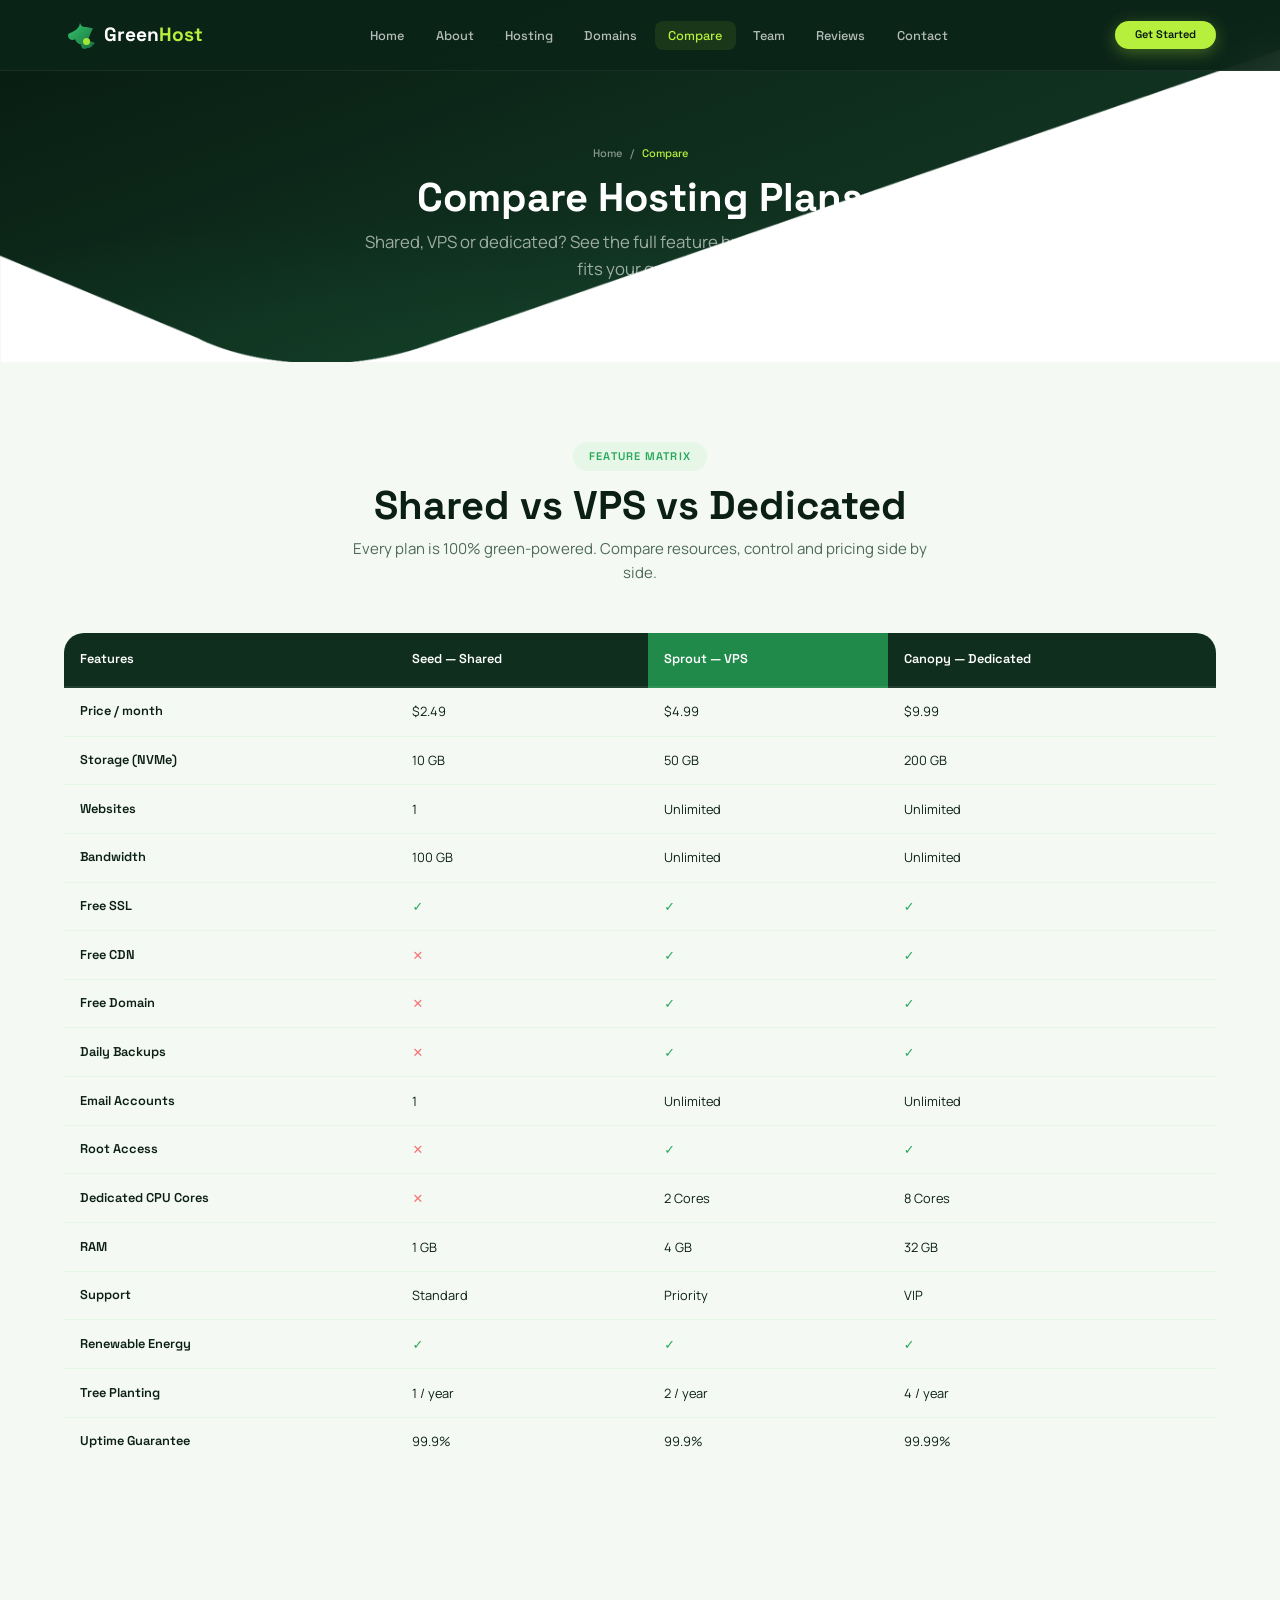
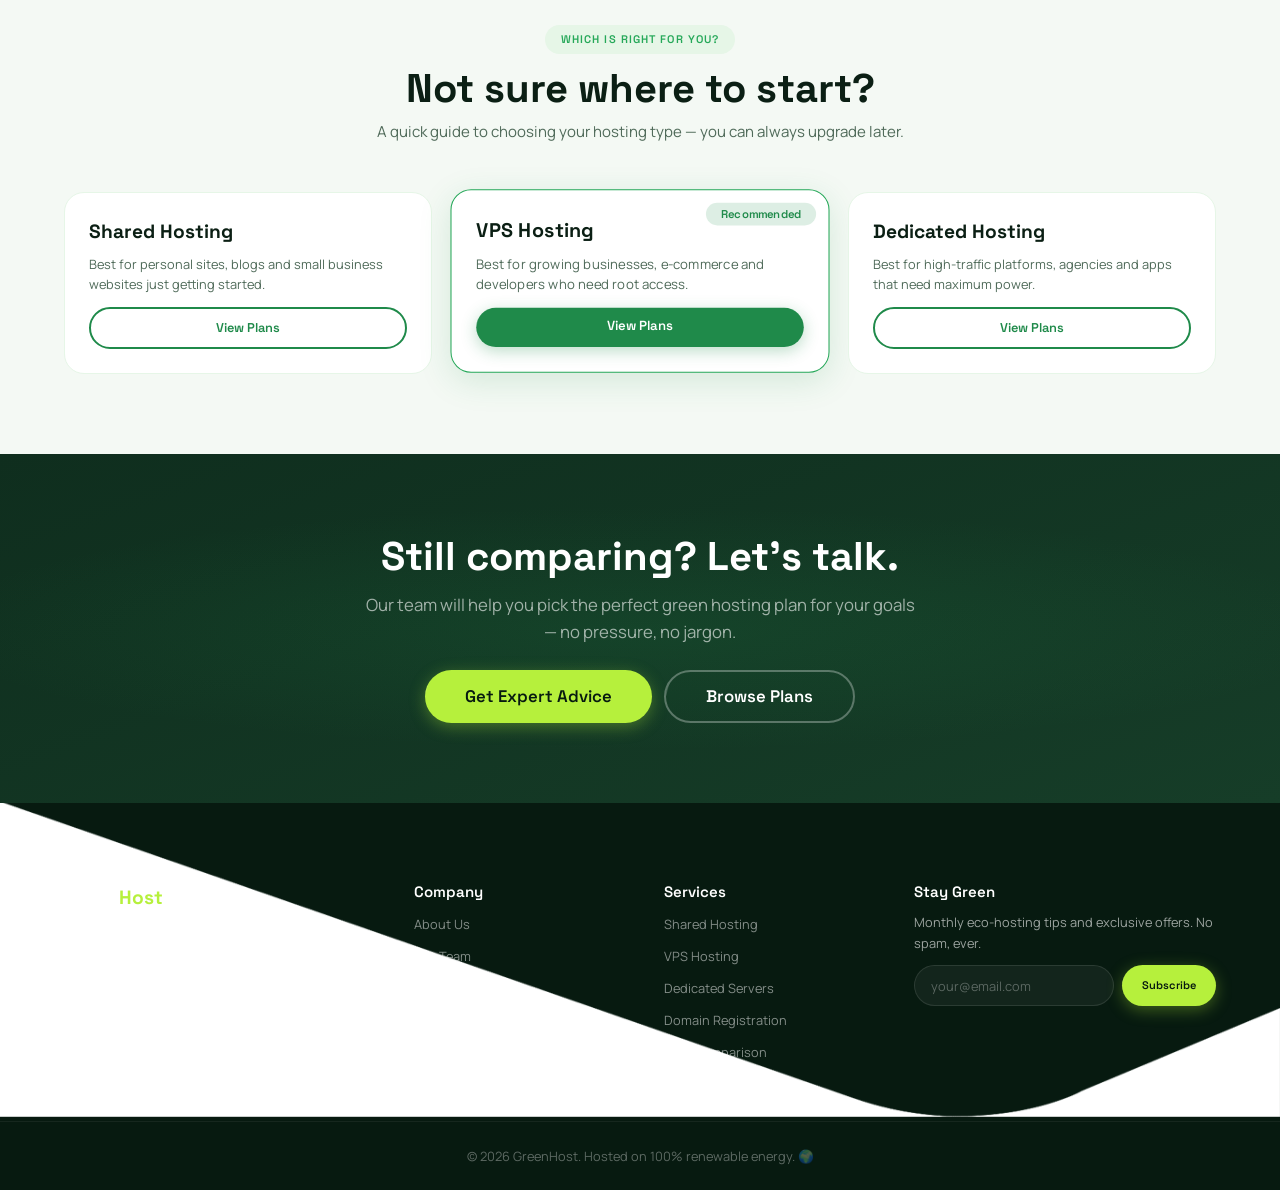
<file: comparison.html>
<!DOCTYPE html>
<html lang="en">
<head>
  <meta charset="utf-8">
  <meta name="viewport" content="width=device-width, initial-scale=1.0">
  <title>Compare Plans — GreenHost Eco Web Hosting</title>
  <meta name="description" content="Side-by-side comparison of GreenHost shared, VPS and dedicated hosting plans. See features, resources and pricing to choose the perfect green hosting plan.">
  <meta name="keywords" content="compare hosting plans, hosting comparison, shared vs vps, shared vs dedicated, hosting features table">
  <link rel="icon" href="data:image/svg+xml,<svg xmlns=%22http://www.w3.org/2000/svg%22 viewBox=%220 0 100 100%22><text y=%22.9em%22 font-size=%2290%22>🌿</text></svg>">

  <link rel="preconnect" href="https://fonts.googleapis.com">
  <link rel="preconnect" href="https://fonts.gstatic.com" crossorigin>
  <link href="https://fonts.googleapis.com/css2?family=Space+Grotesk:wght@400;500;600;700&family=Manrope:wght@400;500;600;700;800&display=swap" rel="stylesheet">
  <link rel="stylesheet" href="assets/css/style.css">
</head>
<body>

  <!-- ===== Header ===== -->
  <header class="site-header" id="site-header">
    <div class="container nav-wrap">
      <a href="index.html" class="brand" aria-label="GreenHost home">
        <svg viewBox="0 0 32 32" fill="none" xmlns="http://www.w3.org/2000/svg" aria-hidden="true">
          <path d="M16 3C16 9 11 12 6 14C4.5 14.6 4 15.5 4 16.5C4 19 6 21 8.5 21C9.5 21 10.4 20.7 11.2 20.2C12 23 14 25 17 25.5C17 28.5 18.5 30 21 30C22 30 22.8 29.5 23.2 28.8C25 29.5 27 28.5 28 27L31 24L26 22C26 21 25.4 20 24.4 19.6C25 18.2 25.6 17 26 16C27 13 29 9.5 29 9.5C29 9.5 24 8 21 8C17.5 8 16 5 16 3Z" fill="url(#gh-leaf)"/>
          <circle cx="22.5" cy="22.5" r="3.5" fill="#a3e635"/>
          <defs>
            <linearGradient id="gh-leaf" x1="4" y1="3" x2="31" y2="30" gradientUnits="userSpaceOnUse">
              <stop stop-color="#34c76b"/>
              <stop offset="1" stop-color="#1a6e40"/>
            </linearGradient>
          </defs>
        </svg>
        <span class="brand-name">Green<span>Host</span></span>
      </a>
      <nav class="nav" aria-label="Primary navigation">
        <button class="nav-toggle" aria-expanded="false" aria-controls="nav-menu" aria-label="Toggle menu">
          <span></span><span></span><span></span>
        </button>
        <ul class="nav-links" id="nav-menu">
          <li><a class="nav-link" href="index.html">Home</a></li>
          <li><a class="nav-link" href="about.html">About</a></li>
          <li><a class="nav-link" href="hosting.html">Hosting</a></li>
          <li><a class="nav-link" href="domain.html">Domains</a></li>
          <li><a class="nav-link" href="comparison.html">Compare</a></li>
          <li><a class="nav-link" href="team.html">Team</a></li>
          <li><a class="nav-link" href="testimonial.html">Reviews</a></li>
          <li><a class="nav-link" href="contact.html">Contact</a></li>
        </ul>
      </nav>
      <a href="hosting.html" class="btn btn--lime btn--sm nav-cta">Get Started</a>
    </div>
  </header>

  <main>
    <!-- ===== Page Hero ===== -->
    <section class="page-hero">
      <img src="assets/img/bg-bottom-hero.png" class="page-hero__bg-bottom" alt="">
      <div class="container">
        <nav class="page-hero__breadcrumb" aria-label="Breadcrumb">
          <a href="index.html">Home</a> / <span>Compare</span>
        </nav>
        <h1>Compare Hosting Plans</h1>
        <p>Shared, VPS or dedicated? See the full feature breakdown and pick what fits your growth.</p>
      </div>
    </section>

    <!-- ===== Comparison Table ===== -->
    <section class="section reveal">
      <div class="container">
        <div class="section-header">
          <span class="section-header__label">Feature Matrix</span>
          <h2>Shared vs VPS vs Dedicated</h2>
          <p>Every plan is 100% green-powered. Compare resources, control and pricing side by side.</p>
        </div>
        <div class="comparison">
          <table>
            <thead>
              <tr>
                <th>Features</th>
                <th>Seed — Shared</th>
                <th class="popular">Sprout — VPS</th>
                <th>Canopy — Dedicated</th>
              </tr>
            </thead>
            <tbody>
              <tr>
                <td>Price / month</td>
                <td>$2.49</td>
                <td>$4.99</td>
                <td>$9.99</td>
              </tr>
              <tr>
                <td>Storage (NVMe)</td>
                <td>10 GB</td>
                <td>50 GB</td>
                <td>200 GB</td>
              </tr>
              <tr>
                <td>Websites</td>
                <td>1</td>
                <td>Unlimited</td>
                <td>Unlimited</td>
              </tr>
              <tr>
                <td>Bandwidth</td>
                <td>100 GB</td>
                <td>Unlimited</td>
                <td>Unlimited</td>
              </tr>
              <tr>
                <td>Free SSL</td>
                <td><span class="check">✓</span></td>
                <td><span class="check">✓</span></td>
                <td><span class="check">✓</span></td>
              </tr>
              <tr>
                <td>Free CDN</td>
                <td><span class="cross">✕</span></td>
                <td><span class="check">✓</span></td>
                <td><span class="check">✓</span></td>
              </tr>
              <tr>
                <td>Free Domain</td>
                <td><span class="cross">✕</span></td>
                <td><span class="check">✓</span></td>
                <td><span class="check">✓</span></td>
              </tr>
              <tr>
                <td>Daily Backups</td>
                <td><span class="cross">✕</span></td>
                <td><span class="check">✓</span></td>
                <td><span class="check">✓</span></td>
              </tr>
              <tr>
                <td>Email Accounts</td>
                <td>1</td>
                <td>Unlimited</td>
                <td>Unlimited</td>
              </tr>
              <tr>
                <td>Root Access</td>
                <td><span class="cross">✕</span></td>
                <td><span class="check">✓</span></td>
                <td><span class="check">✓</span></td>
              </tr>
              <tr>
                <td>Dedicated CPU Cores</td>
                <td><span class="cross">✕</span></td>
                <td>2 Cores</td>
                <td>8 Cores</td>
              </tr>
              <tr>
                <td>RAM</td>
                <td>1 GB</td>
                <td>4 GB</td>
                <td>32 GB</td>
              </tr>
              <tr>
                <td>Support</td>
                <td>Standard</td>
                <td>Priority</td>
                <td>VIP</td>
              </tr>
              <tr>
                <td>Renewable Energy</td>
                <td><span class="check">✓</span></td>
                <td><span class="check">✓</span></td>
                <td><span class="check">✓</span></td>
              </tr>
              <tr>
                <td>Tree Planting</td>
                <td>1 / year</td>
                <td>2 / year</td>
                <td>4 / year</td>
              </tr>
              <tr>
                <td>Uptime Guarantee</td>
                <td>99.9%</td>
                <td>99.9%</td>
                <td>99.99%</td>
              </tr>
            </tbody>
          </table>
        </div>
      </div>
    </section>

    <!-- ===== Recommendation Cards ===== -->
    <section class="plans section reveal">
      <div class="container">
        <div class="section-header">
          <span class="section-header__label">Which is right for you?</span>
          <h2>Not sure where to start?</h2>
          <p>A quick guide to choosing your hosting type — you can always upgrade later.</p>
        </div>
        <div class="plans__grid">
          <article class="plan-card">
            <div class="plan-card__name">Shared Hosting</div>
            <p class="plan-card__desc">Best for personal sites, blogs and small business websites just getting started.</p>
            <a href="hosting.html" class="btn btn--outline-forest" style="width:100%;justify-content:center;">View Plans</a>
          </article>
          <article class="plan-card plan-card--popular">
            <span class="badge badge--green plan-card__badge">Recommended</span>
            <div class="plan-card__name">VPS Hosting</div>
            <p class="plan-card__desc">Best for growing businesses, e-commerce and developers who need root access.</p>
            <a href="hosting.html" class="btn btn--primary" style="width:100%;justify-content:center;">View Plans</a>
          </article>
          <article class="plan-card">
            <div class="plan-card__name">Dedicated Hosting</div>
            <p class="plan-card__desc">Best for high-traffic platforms, agencies and apps that need maximum power.</p>
            <a href="hosting.html" class="btn btn--outline-forest" style="width:100%;justify-content:center;">View Plans</a>
          </article>
        </div>
      </div>
    </section>

    <!-- ===== CTA ===== -->
    <section class="cta-banner reveal">
      <div class="container">
        <h2>Still comparing? Let's talk.</h2>
        <p>Our team will help you pick the perfect green hosting plan for your goals — no pressure, no jargon.</p>
        <div class="cta-banner__actions">
          <a href="contact.html" class="btn btn--lime btn--lg">Get Expert Advice</a>
          <a href="hosting.html" class="btn btn--outline btn--lg">Browse Plans</a>
        </div>
      </div>
    </section>
  </main>

  <!-- ===== Footer ===== -->
  <footer class="site-footer">
    <img src="assets/img/bg-bottom-footer.png" class="site-footer__bg" alt="">
    <div class="site-footer__top">
      <div class="container site-footer__grid">
        <div>
          <div class="site-footer__brand">Green<span>Host</span></div>
          <p class="site-footer__desc">Carbon-neutral web hosting powered by 100% renewable energy. Fast, secure and sustainable hosting for websites that care about the planet.</p>
          <div class="site-footer__social">
            <a href="#" aria-label="Twitter">
              <svg width="18" height="18" viewBox="0 0 24 24" fill="currentColor"><path d="M18.9 2h3.7l-8.1 9.3L24 22h-7.5l-5.9-7.7L4 22H.3l8.7-9.9L0 2h7.7l5.3 7 5.9-7zm-1.3 18h2L6.3 4H4.1l13.5 16z"/></svg>
            </a>
            <a href="#" aria-label="LinkedIn">
              <svg width="18" height="18" viewBox="0 0 24 24" fill="currentColor"><path d="M4.98 3.5C4.98 4.9 3.87 6 2.5 6S0 4.9 0 3.5 1.12 1 2.5 1s2.48 1.1 2.48 2.5zM.2 8h4.6v14.6H.2V8zm7.6 0h4.4v2h.1c.6-1.2 2.2-2.4 4.5-2.4 4.8 0 5.7 3.2 5.7 7.3v7.7h-4.6v-6.8c0-1.6 0-3.7-2.3-3.7s-2.6 1.8-2.6 3.6v6.9H7.8V8z"/></svg>
            </a>
            <a href="#" aria-label="Instagram">
              <svg width="18" height="18" viewBox="0 0 24 24" fill="currentColor"><path d="M12 2.2c3.2 0 3.6 0 4.8.1 1.2.1 1.8.2 2.2.4.6.2 1 .5 1.4.9.4.4.7.8.9 1.4.2.4.4 1 .4 2.2.1 1.2.1 1.6.1 4.8s0 3.6-.1 4.8c-.1 1.2-.2 1.8-.4 2.2-.2.6-.5 1-.9 1.4-.4.4-.8.7-1.4.9-.4.2-1 .4-2.2.4-1.2.1-1.6.1-4.8.1s-3.6 0-4.8-.1c-1.2-.1-1.8-.2-2.2-.4-.6-.2-1-.5-1.4-.9-.4-.4-.7-.8-.9-1.4-.2-.4-.4-1-.4-2.2C2.2 15.6 2.2 15.2 2.2 12s0-3.6.1-4.8c.1-1.2.2-1.8.4-2.2.2-.6.5-1 .9-1.4.4-.4.8-.7 1.4-.9.4-.2 1-.4 2.2-.4C8.4 2.2 8.8 2.2 12 2.2zm0 3.3a6.5 6.5 0 1 0 0 13 6.5 6.5 0 0 0 0-13zm0 10.7a4.2 4.2 0 1 1 0-8.4 4.2 4.2 0 0 1 0 8.4zm8.3-10.9a1.5 1.5 0 1 1-3 0 1.5 1.5 0 0 1 3 0z"/></svg>
            </a>
            <a href="#" aria-label="YouTube">
              <svg width="18" height="18" viewBox="0 0 24 24" fill="currentColor"><path d="M23.5 6.2c-.3-1-1.1-1.8-2.1-2.1C19.5 3.5 12 3.5 12 3.5s-7.5 0-9.4.6c-1 .3-1.8 1.1-2.1 2.1C0 8.1 0 12 0 12s0 3.9.5 5.8c.3 1 1.1 1.8 2.1 2.1 1.9.6 9.4.6 9.4.6s7.5 0 9.4-.6c1-.3 1.8-1.1 2.1-2.1.5-1.9.5-5.8.5-5.8s0-3.9-.5-5.8zM9.6 15.6V8.4l6.2 3.6-6.2 3.6z"/></svg>
            </a>
          </div>
        </div>
        <div>
          <h4>Company</h4>
          <ul class="site-footer__links">
            <li><a href="about.html">About Us</a></li>
            <li><a href="team.html">Our Team</a></li>
            <li><a href="testimonial.html">Testimonials</a></li>
            <li><a href="contact.html">Contact</a></li>
          </ul>
        </div>
        <div>
          <h4>Services</h4>
          <ul class="site-footer__links">
            <li><a href="hosting.html">Shared Hosting</a></li>
            <li><a href="hosting.html">VPS Hosting</a></li>
            <li><a href="hosting.html">Dedicated Servers</a></li>
            <li><a href="domain.html">Domain Registration</a></li>
            <li><a href="comparison.html">Plan Comparison</a></li>
          </ul>
        </div>
        <div class="site-footer__newsletter">
          <h4>Stay Green</h4>
          <p>Monthly eco-hosting tips and exclusive offers. No spam, ever.</p>
          <form class="site-footer__form" data-form>
            <input type="email" name="email" placeholder="your@email.com" aria-label="Email address" required>
            <button type="submit" class="btn btn--lime btn--sm">Subscribe</button>
            <span class="form-ok">You're on the list — welcome to the green side!</span>
            <span class="form-err">Please enter a valid email address.</span>
          </form>
        </div>
      </div>
    </div>
    <div class="site-footer__bottom">
      <div class="container">
        © <span data-year></span> GreenHost. Hosted on 100% renewable energy. 🌍
      </div>
    </div>
  </footer>

  <button class="back-to-top" aria-label="Back to top">
    <svg width="20" height="20" viewBox="0 0 24 24" fill="none" stroke="currentColor" stroke-width="2" stroke-linecap="round" stroke-linejoin="round"><path d="m18 15-6-6-6 6"/></svg>
  </button>

  <script src="assets/js/main.js"></script>
</body>
</html>
</file>
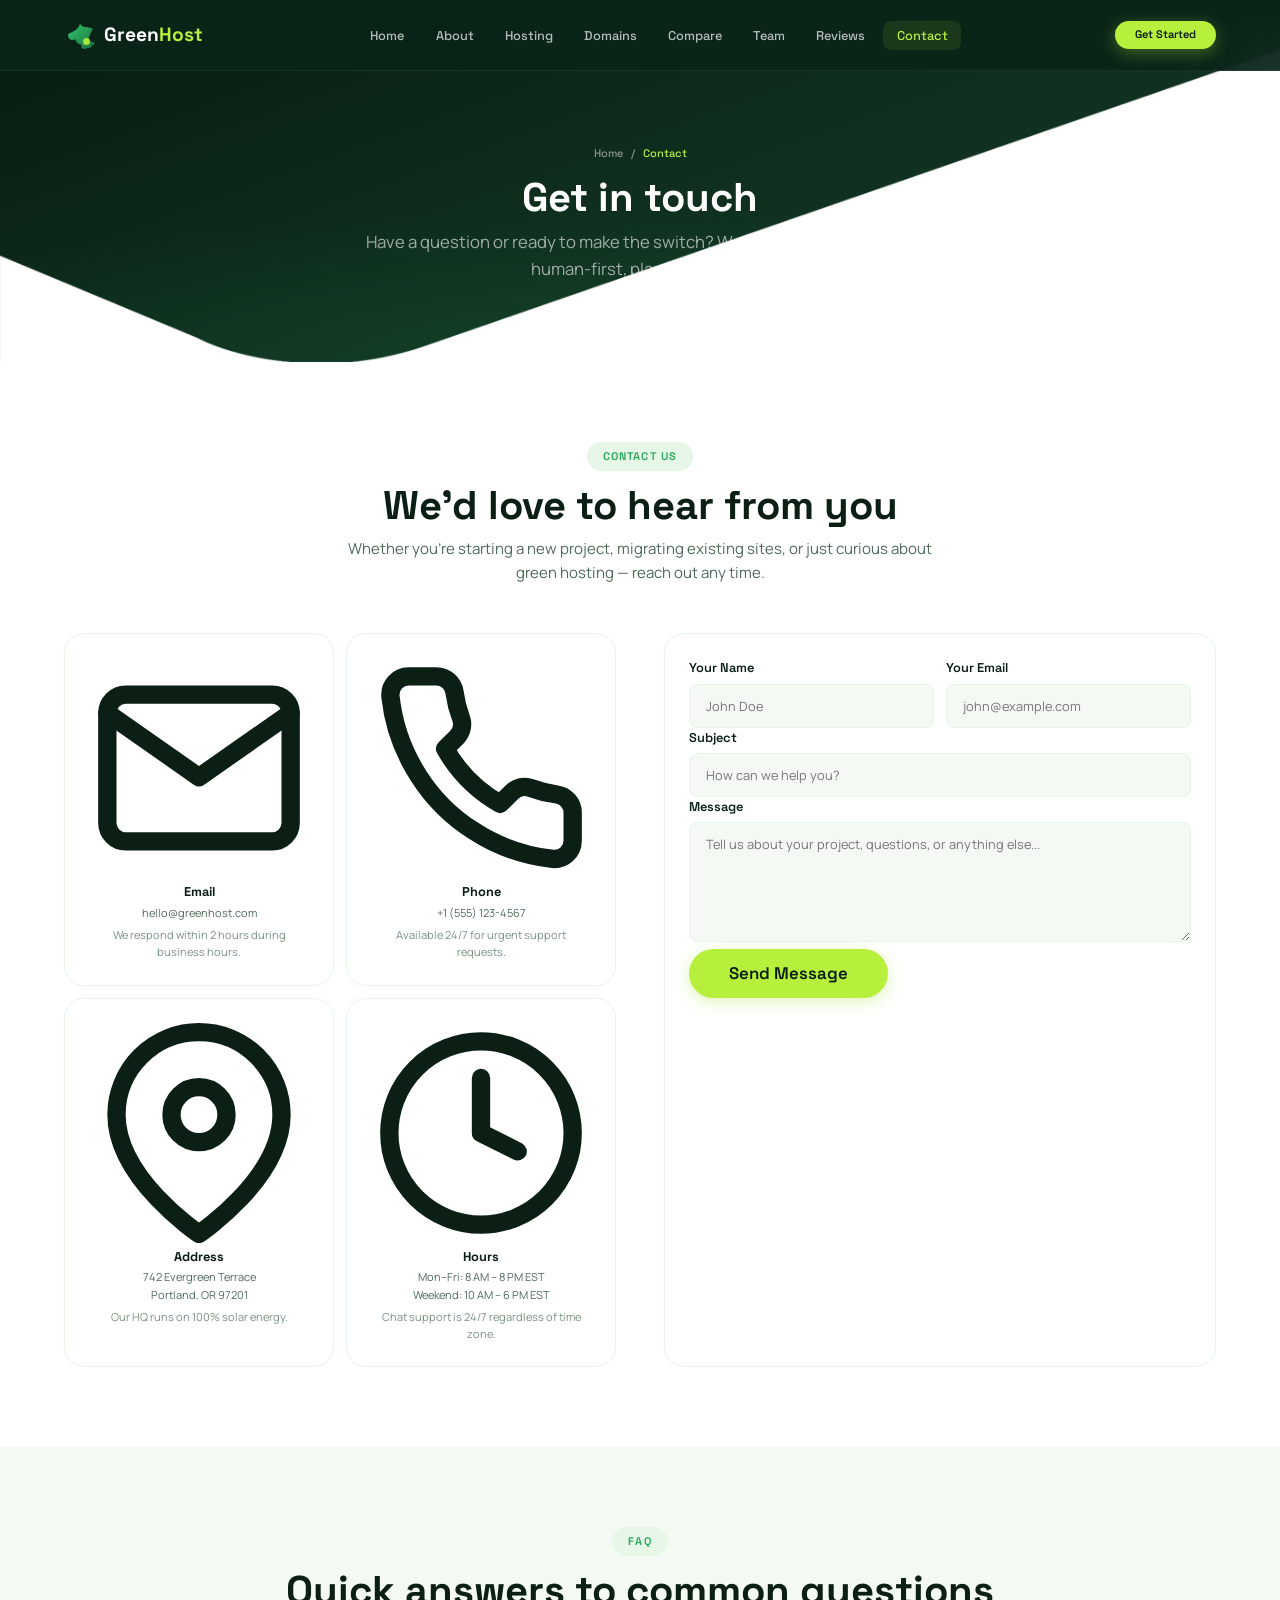
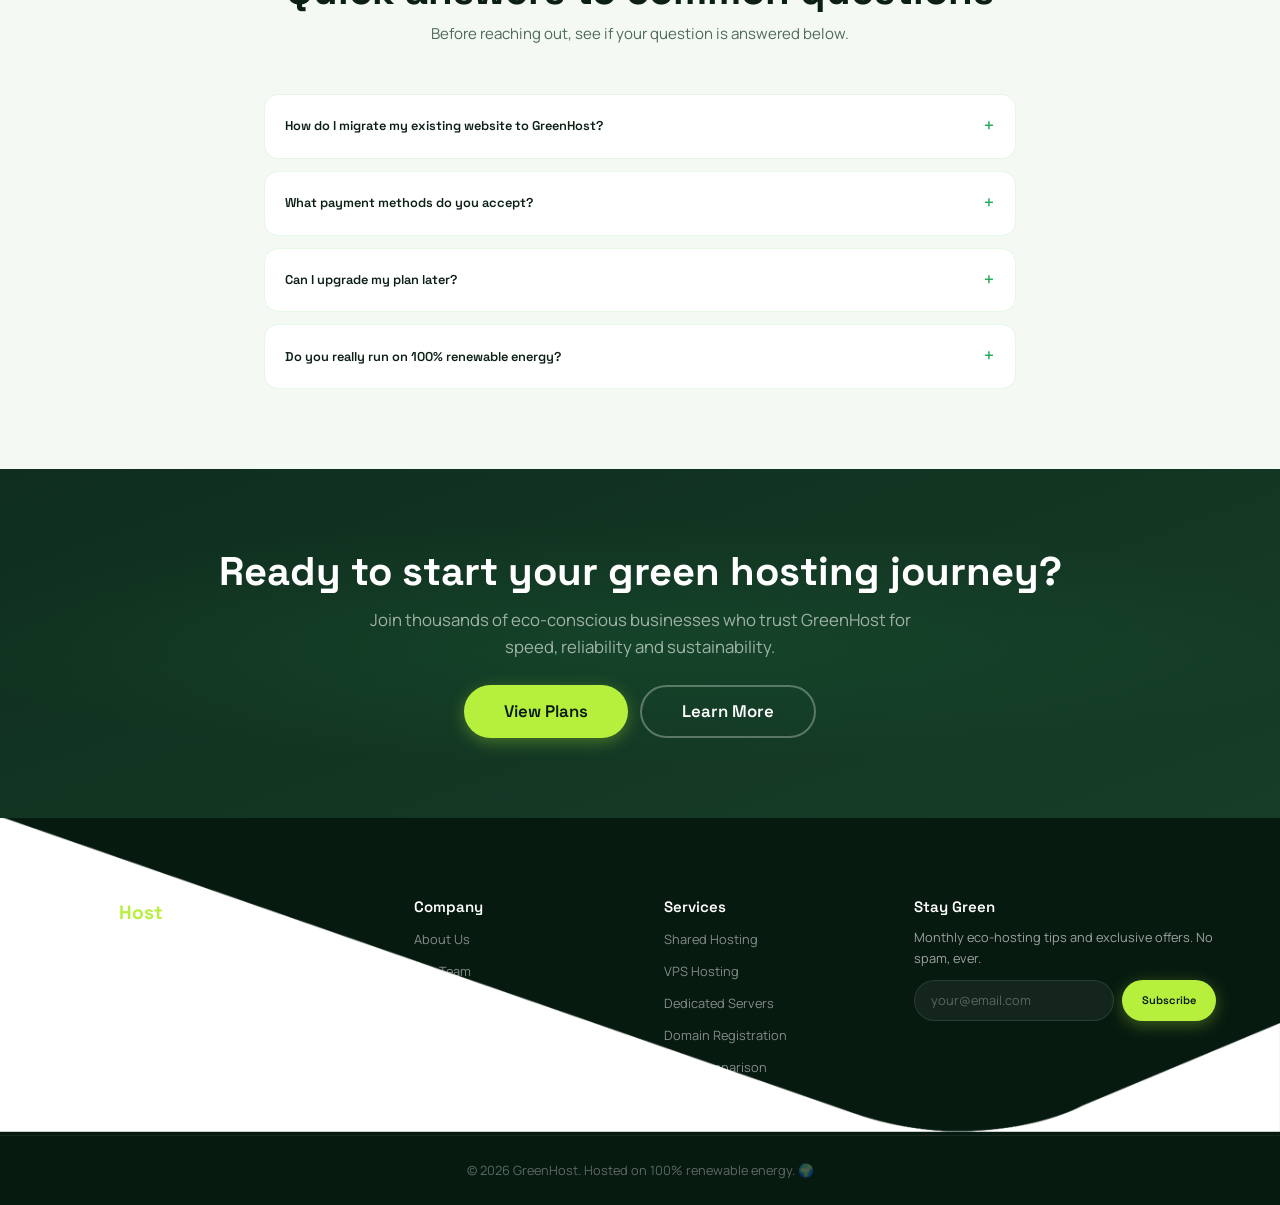
<file: contact.html>
<!DOCTYPE html>
<html lang="en">
<head>
  <meta charset="utf-8">
  <meta name="viewport" content="width=device-width, initial-scale=1.0">
  <title>Contact Us — GreenHost Eco Web Hosting</title>
  <meta name="description" content="Get in touch with GreenHost. Our green web hosting team is available 24/7 via email, live chat, or phone to help you get started.">
  <meta name="keywords" content="contact green hosting, web hosting support, email hosting team, green host contact, hosting sales">
  <link rel="icon" href="data:image/svg+xml,<svg xmlns=%22http://www.w3.org/2000/svg%22 viewBox=%220 0 100 100%22><text y=%22.9em%22 font-size=%2290%22>🌿</text></svg>">

  <link rel="preconnect" href="https://fonts.googleapis.com">
  <link rel="preconnect" href="https://fonts.gstatic.com" crossorigin>
  <link href="https://fonts.googleapis.com/css2?family=Space+Grotesk:wght@400;500;600;700&family=Manrope:wght@400;500;600;700;800&display=swap" rel="stylesheet">
  <link rel="stylesheet" href="assets/css/style.css">
</head>
<body>

  <!-- ===== Header ===== -->
  <header class="site-header" id="site-header">
    <div class="container nav-wrap">
      <a href="index.html" class="brand" aria-label="GreenHost home">
        <svg viewBox="0 0 32 32" fill="none" xmlns="http://www.w3.org/2000/svg" aria-hidden="true">
          <path d="M16 3C16 9 11 12 6 14C4.5 14.6 4 15.5 4 16.5C4 19 6 21 8.5 21C9.5 21 10.4 20.7 11.2 20.2C12 23 14 25 17 25.5C17 28.5 18.5 30 21 30C22 30 22.8 29.5 23.2 28.8C25 29.5 27 28.5 28 27L31 24L26 22C26 21 25.4 20 24.4 19.6C25 18.2 25.6 17 26 16C27 13 29 9.5 29 9.5C29 9.5 24 8 21 8C17.5 8 16 5 16 3Z" fill="url(#gh-leaf)"/>
          <circle cx="22.5" cy="22.5" r="3.5" fill="#a3e635"/>
          <defs>
            <linearGradient id="gh-leaf" x1="4" y1="3" x2="31" y2="30" gradientUnits="userSpaceOnUse">
              <stop stop-color="#34c76b"/>
              <stop offset="1" stop-color="#1a6e40"/>
            </linearGradient>
          </defs>
        </svg>
        <span class="brand-name">Green<span>Host</span></span>
      </a>
      <nav class="nav" aria-label="Primary navigation">
        <button class="nav-toggle" aria-expanded="false" aria-controls="nav-menu" aria-label="Toggle menu">
          <span></span><span></span><span></span>
        </button>
        <ul class="nav-links" id="nav-menu">
          <li><a class="nav-link" href="index.html">Home</a></li>
          <li><a class="nav-link" href="about.html">About</a></li>
          <li><a class="nav-link" href="hosting.html">Hosting</a></li>
          <li><a class="nav-link" href="domain.html">Domains</a></li>
          <li><a class="nav-link" href="comparison.html">Compare</a></li>
          <li><a class="nav-link" href="team.html">Team</a></li>
          <li><a class="nav-link" href="testimonial.html">Reviews</a></li>
          <li><a class="nav-link" href="contact.html">Contact</a></li>
        </ul>
      </nav>
      <a href="hosting.html" class="btn btn--lime btn--sm nav-cta">Get Started</a>
    </div>
  </header>

  <main>
    <!-- ===== Page Hero ===== -->
    <section class="page-hero">
      <img src="assets/img/bg-bottom-hero.png" class="page-hero__bg-bottom" alt="">
      <div class="container">
        <nav class="page-hero__breadcrumb" aria-label="Breadcrumb">
          <a href="index.html">Home</a> / <span>Contact</span>
        </nav>
        <h1>Get in touch</h1>
        <p>Have a question or ready to make the switch? We're here to help — 24/7, human-first, planet-friendly.</p>
      </div>
    </section>

    <!-- ===== Contact Grid ===== -->
    <section class="contact section reveal">
      <div class="container">
        <div class="section-header">
          <span class="section-header__label">Contact Us</span>
          <h2>We'd love to hear from you</h2>
          <p>Whether you're starting a new project, migrating existing sites, or just curious about green hosting — reach out any time.</p>
        </div>
        <div class="contact__grid">

          <!-- Info Cards -->
          <div class="contact__info">
            <div class="contact__info-card">
              <svg viewBox="0 0 24 24" fill="none" stroke="currentColor" stroke-width="2" stroke-linecap="round" stroke-linejoin="round"><path d="M4 4h16c1.1 0 2 .9 2 2v12c0 1.1-.9 2-2 2H4c-1.1 0-2-.9-2-2V6c0-1.1.9-2 2-2z"/><polyline points="22,6 12,13 2,6"/></svg>
              <h3>Email</h3>
              <p><a href="mailto:hello@greenhost.com">hello@greenhost.com</a></p>
              <p class="contact__info-note">We respond within 2 hours during business hours.</p>
            </div>
            <div class="contact__info-card">
              <svg viewBox="0 0 24 24" fill="none" stroke="currentColor" stroke-width="2" stroke-linecap="round" stroke-linejoin="round"><path d="M22 16.92v3a2 2 0 0 1-2.18 2 19.79 19.79 0 0 1-8.63-3.07 19.5 19.5 0 0 1-6-6 19.79 19.79 0 0 1-3.07-8.67A2 2 0 0 1 4.11 2h3a2 2 0 0 1 2 1.72 12.84 12.84 0 0 0 .7 2.81 2 2 0 0 1-.45 2.11L8.09 9.91a16 16 0 0 0 6 6l1.27-1.27a2 2 0 0 1 2.11-.45 12.84 12.84 0 0 0 2.81.7A2 2 0 0 1 22 16.92z"/></svg>
              <h3>Phone</h3>
              <p><a href="tel:+15551234567">+1 (555) 123-4567</a></p>
              <p class="contact__info-note">Available 24/7 for urgent support requests.</p>
            </div>
            <div class="contact__info-card">
              <svg viewBox="0 0 24 24" fill="none" stroke="currentColor" stroke-width="2" stroke-linecap="round" stroke-linejoin="round"><path d="M21 10c0 7-9 13-9 13s-9-6-9-13a9 9 0 0 1 18 0z"/><circle cx="12" cy="10" r="3"/></svg>
              <h3>Address</h3>
              <p>742 Evergreen Terrace<br>Portland, OR 97201</p>
              <p class="contact__info-note">Our HQ runs on 100% solar energy.</p>
            </div>
            <div class="contact__info-card">
              <svg viewBox="0 0 24 24" fill="none" stroke="currentColor" stroke-width="2" stroke-linecap="round" stroke-linejoin="round"><circle cx="12" cy="12" r="10"/><polyline points="12 6 12 12 16 14"/></svg>
              <h3>Hours</h3>
              <p>Mon–Fri: 8 AM – 8 PM EST<br>Weekend: 10 AM – 6 PM EST</p>
              <p class="contact__info-note">Chat support is 24/7 regardless of time zone.</p>
            </div>
          </div>

          <!-- Contact Form -->
          <div class="contact__form-wrapper">
            <form class="contact__form" data-form>
              <div class="contact__form-row">
                <div>
                  <label for="contact-name">Your Name</label>
                  <input type="text" id="contact-name" name="name" placeholder="John Doe" required>
                </div>
                <div>
                  <label for="contact-email">Your Email</label>
                  <input type="email" id="contact-email" name="email" placeholder="john@example.com" required>
                </div>
              </div>
              <div>
                <label for="contact-subject">Subject</label>
                <input type="text" id="contact-subject" name="subject" placeholder="How can we help you?" required>
              </div>
              <div>
                <label for="contact-message">Message</label>
                <textarea id="contact-message" name="message" rows="5" placeholder="Tell us about your project, questions, or anything else..." required></textarea>
              </div>
              <button type="submit" class="btn btn--lime btn--lg">Send Message</button>
              <span class="form-ok">Thank you! Your message has been sent — we'll get back to you within 2 hours.</span>
              <span class="form-err">Please fill in all required fields before sending.</span>
            </form>
          </div>

        </div>
      </div>
    </section>

    <!-- ===== FAQ ===== -->
    <section class="faq section reveal">
      <div class="container">
        <div class="section-header">
          <span class="section-header__label">FAQ</span>
          <h2>Quick answers to common questions</h2>
          <p>Before reaching out, see if your question is answered below.</p>
        </div>
        <div class="faq__list">
          <details>
            <summary>How do I migrate my existing website to GreenHost?</summary>
            <p>We offer free automated migration for all shared hosting plans. Our support team handles the entire transfer — just provide your current hosting credentials and we take care of the rest. Most migrations complete within 24 hours with zero downtime.</p>
          </details>
          <details>
            <summary>What payment methods do you accept?</summary>
            <p>We accept all major credit cards (Visa, Mastercard, American Express), PayPal, and cryptocurrency payments. Every plan is backed by a 30-day money-back guarantee, no questions asked.</p>
          </details>
          <details>
            <summary>Can I upgrade my plan later?</summary>
            <p>Absolutely. You can upgrade from any plan at any time. We'll prorate the difference and your site stays live throughout the process with no downtime. If you outgrow shared hosting, moving to VPS or dedicated takes just a few clicks.</p>
          </details>
          <details>
            <summary>Do you really run on 100% renewable energy?</summary>
            <p>Yes. GreenHost partners with renewable energy providers and purchases carbon offsets equivalent to 150% of our energy consumption. We also plant trees for every hosting plan sold — over 41,000 trees planted to date.</p>
          </details>
        </div>
      </div>
    </section>

    <!-- ===== CTA ===== -->
    <section class="cta-banner reveal">
      <div class="container">
        <h2>Ready to start your green hosting journey?</h2>
        <p>Join thousands of eco-conscious businesses who trust GreenHost for speed, reliability and sustainability.</p>
        <div class="cta-banner__actions">
          <a href="hosting.html" class="btn btn--lime btn--lg">View Plans</a>
          <a href="index.html" class="btn btn--outline btn--lg">Learn More</a>
        </div>
      </div>
    </section>
  </main>

  <!-- ===== Footer ===== -->
  <footer class="site-footer">
    <img src="assets/img/bg-bottom-footer.png" class="site-footer__bg" alt="">
    <div class="site-footer__top">
      <div class="container site-footer__grid">
        <div>
          <div class="site-footer__brand">Green<span>Host</span></div>
          <p class="site-footer__desc">Carbon-neutral web hosting powered by 100% renewable energy. Fast, secure and sustainable hosting for websites that care about the planet.</p>
          <div class="site-footer__social">
            <a href="#" aria-label="Twitter">
              <svg width="18" height="18" viewBox="0 0 24 24" fill="currentColor"><path d="M18.9 2h3.7l-8.1 9.3L24 22h-7.5l-5.9-7.7L4 22H.3l8.7-9.9L0 2h7.7l5.3 7 5.9-7zm-1.3 18h2L6.3 4H4.1l13.5 16z"/></svg>
            </a>
            <a href="#" aria-label="LinkedIn">
              <svg width="18" height="18" viewBox="0 0 24 24" fill="currentColor"><path d="M4.98 3.5C4.98 4.9 3.87 6 2.5 6S0 4.9 0 3.5 1.12 1 2.5 1s2.48 1.1 2.48 2.5zM.2 8h4.6v14.6H.2V8zm7.6 0h4.4v2h.1c.6-1.2 2.2-2.4 4.5-2.4 4.8 0 5.7 3.2 5.7 7.3v7.7h-4.6v-6.8c0-1.6 0-3.7-2.3-3.7s-2.6 1.8-2.6 3.6v6.9H7.8V8z"/></svg>
            </a>
            <a href="#" aria-label="Instagram">
              <svg width="18" height="18" viewBox="0 0 24 24" fill="currentColor"><path d="M12 2.2c3.2 0 3.6 0 4.8.1 1.2.1 1.8.2 2.2.4.6.2 1 .5 1.4.9.4.4.7.8.9 1.4.2.4.4 1 .4 2.2.1 1.2.1 1.6.1 4.8s0 3.6-.1 4.8c-.1 1.2-.2 1.8-.4 2.2-.2.6-.5 1-.9 1.4-.4.4-.8.7-1.4.9-.4.2-1 .4-2.2.4-1.2.1-1.6.1-4.8.1s-3.6 0-4.8-.1c-1.2-.1-1.8-.2-2.2-.4-.6-.2-1-.5-1.4-.9-.4-.4-.7-.8-.9-1.4-.2-.4-.4-1-.4-2.2C2.2 15.6 2.2 15.2 2.2 12s0-3.6.1-4.8c.1-1.2.2-1.8.4-2.2.2-.6.5-1 .9-1.4.4-.4.8-.7 1.4-.9.4-.2 1-.4 2.2-.4C8.4 2.2 8.8 2.2 12 2.2zm0 3.3a6.5 6.5 0 1 0 0 13 6.5 6.5 0 0 0 0-13zm0 10.7a4.2 4.2 0 1 1 0-8.4 4.2 4.2 0 0 1 0 8.4zm8.3-10.9a1.5 1.5 0 1 1-3 0 1.5 1.5 0 0 1 3 0z"/></svg>
            </a>
            <a href="#" aria-label="YouTube">
              <svg width="18" height="18" viewBox="0 0 24 24" fill="currentColor"><path d="M23.5 6.2c-.3-1-1.1-1.8-2.1-2.1C19.5 3.5 12 3.5 12 3.5s-7.5 0-9.4.6c-1 .3-1.8 1.1-2.1 2.1C0 8.1 0 12 0 12s0 3.9.5 5.8c.3 1 1.1 1.8 2.1 2.1 1.9.6 9.4.6 9.4.6s7.5 0 9.4-.6c1-.3 1.8-1.1 2.1-2.1.5-1.9.5-5.8.5-5.8s0-3.9-.5-5.8zM9.6 15.6V8.4l6.2 3.6-6.2 3.6z"/></svg>
            </a>
          </div>
        </div>
        <div>
          <h4>Company</h4>
          <ul class="site-footer__links">
            <li><a href="about.html">About Us</a></li>
            <li><a href="team.html">Our Team</a></li>
            <li><a href="testimonial.html">Testimonials</a></li>
            <li><a href="contact.html">Contact</a></li>
          </ul>
        </div>
        <div>
          <h4>Services</h4>
          <ul class="site-footer__links">
            <li><a href="hosting.html">Shared Hosting</a></li>
            <li><a href="hosting.html">VPS Hosting</a></li>
            <li><a href="hosting.html">Dedicated Servers</a></li>
            <li><a href="domain.html">Domain Registration</a></li>
            <li><a href="comparison.html">Plan Comparison</a></li>
          </ul>
        </div>
        <div class="site-footer__newsletter">
          <h4>Stay Green</h4>
          <p>Monthly eco-hosting tips and exclusive offers. No spam, ever.</p>
          <form class="site-footer__form" data-form>
            <input type="email" name="email" placeholder="your@email.com" aria-label="Email address" required>
            <button type="submit" class="btn btn--lime btn--sm">Subscribe</button>
            <span class="form-ok">You're on the list — welcome to the green side!</span>
            <span class="form-err">Please enter a valid email address.</span>
          </form>
        </div>
      </div>
    </div>
    <div class="site-footer__bottom">
      <div class="container">
        © <span data-year></span> GreenHost. Hosted on 100% renewable energy. 🌍
      </div>
    </div>
  </footer>

  <button class="back-to-top" aria-label="Back to top">
    <svg width="20" height="20" viewBox="0 0 24 24" fill="none" stroke="currentColor" stroke-width="2" stroke-linecap="round" stroke-linejoin="round"><path d="m18 15-6-6-6 6"/></svg>
  </button>

  <script src="assets/js/main.js"></script>
</body>
</html>
</file>
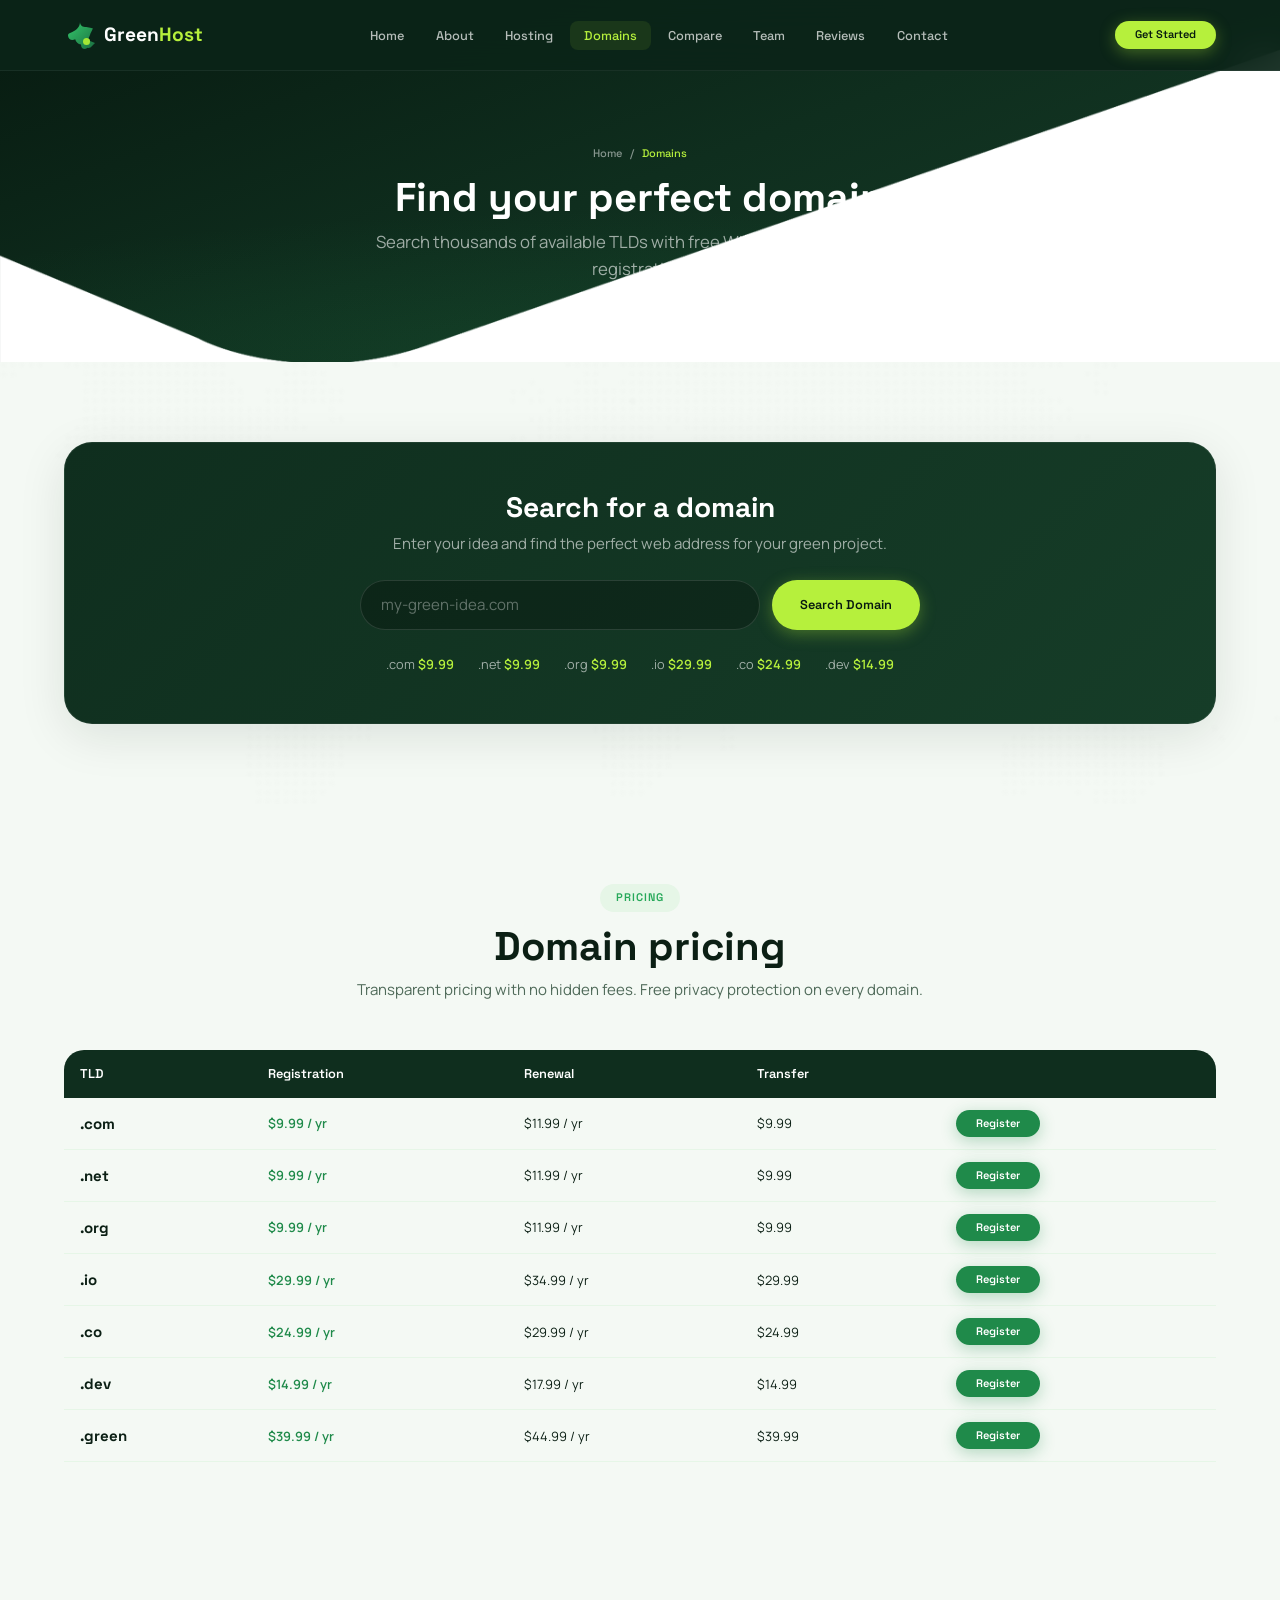
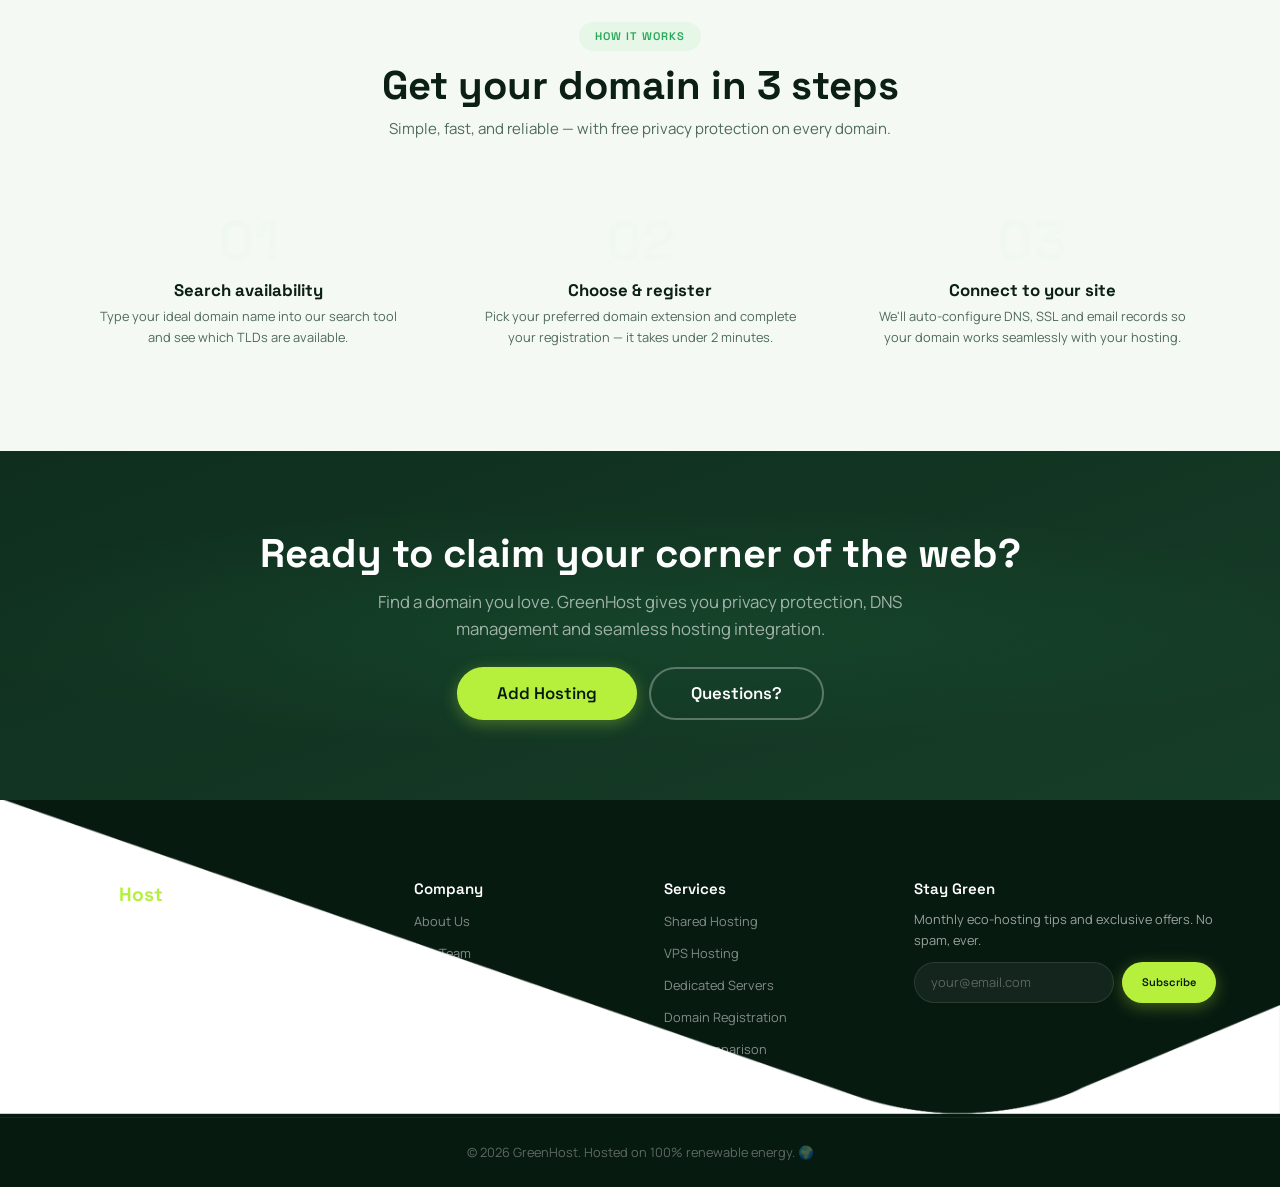
<file: domain.html>
<!DOCTYPE html>
<html lang="en">
<head>
  <meta charset="utf-8">
  <meta name="viewport" content="width=device-width, initial-scale=1.0">
  <title>Domain Registration — GreenHost Eco Web Hosting</title>
  <meta name="description" content="Search and register your perfect domain name with GreenHost. Free privacy protection, competitive pricing, and carbon-neutral domain hosting.">
  <meta name="keywords" content="domain registration, domain search, buy domain, cheap domain, .com domain, domain pricing, eco domain">
  <link rel="icon" href="data:image/svg+xml,<svg xmlns=%22http://www.w3.org/2000/svg%22 viewBox=%220 0 100 100%22><text y=%22.9em%22 font-size=%2290%22>🌿</text></svg>">

  <link rel="preconnect" href="https://fonts.googleapis.com">
  <link rel="preconnect" href="https://fonts.gstatic.com" crossorigin>
  <link href="https://fonts.googleapis.com/css2?family=Space+Grotesk:wght@400;500;600;700&family=Manrope:wght@400;500;600;700;800&display=swap" rel="stylesheet">
  <link rel="stylesheet" href="assets/css/style.css">
</head>
<body>

  <!-- ===== Header ===== -->
  <header class="site-header" id="site-header">
    <div class="container nav-wrap">
      <a href="index.html" class="brand" aria-label="GreenHost home">
        <svg viewBox="0 0 32 32" fill="none" xmlns="http://www.w3.org/2000/svg" aria-hidden="true">
          <path d="M16 3C16 9 11 12 6 14C4.5 14.6 4 15.5 4 16.5C4 19 6 21 8.5 21C9.5 21 10.4 20.7 11.2 20.2C12 23 14 25 17 25.5C17 28.5 18.5 30 21 30C22 30 22.8 29.5 23.2 28.8C25 29.5 27 28.5 28 27L31 24L26 22C26 21 25.4 20 24.4 19.6C25 18.2 25.6 17 26 16C27 13 29 9.5 29 9.5C29 9.5 24 8 21 8C17.5 8 16 5 16 3Z" fill="url(#gh-leaf)"/>
          <circle cx="22.5" cy="22.5" r="3.5" fill="#a3e635"/>
          <defs>
            <linearGradient id="gh-leaf" x1="4" y1="3" x2="31" y2="30" gradientUnits="userSpaceOnUse">
              <stop stop-color="#34c76b"/>
              <stop offset="1" stop-color="#1a6e40"/>
            </linearGradient>
          </defs>
        </svg>
        <span class="brand-name">Green<span>Host</span></span>
      </a>
      <nav class="nav" aria-label="Primary navigation">
        <button class="nav-toggle" aria-expanded="false" aria-controls="nav-menu" aria-label="Toggle menu">
          <span></span><span></span><span></span>
        </button>
        <ul class="nav-links" id="nav-menu">
          <li><a class="nav-link" href="index.html">Home</a></li>
          <li><a class="nav-link" href="about.html">About</a></li>
          <li><a class="nav-link" href="hosting.html">Hosting</a></li>
          <li><a class="nav-link" href="domain.html">Domains</a></li>
          <li><a class="nav-link" href="comparison.html">Compare</a></li>
          <li><a class="nav-link" href="team.html">Team</a></li>
          <li><a class="nav-link" href="testimonial.html">Reviews</a></li>
          <li><a class="nav-link" href="contact.html">Contact</a></li>
        </ul>
      </nav>
      <a href="hosting.html" class="btn btn--lime btn--sm nav-cta">Get Started</a>
    </div>
  </header>

  <main>
    <!-- ===== Page Hero ===== -->
    <section class="page-hero">
      <img src="assets/img/bg-bottom-hero.png" class="page-hero__bg-bottom" alt="">
      <div class="container">
        <nav class="page-hero__breadcrumb" aria-label="Breadcrumb">
          <a href="index.html">Home</a> / <span>Domains</span>
        </nav>
        <h1>Find your perfect domain</h1>
        <p>Search thousands of available TLDs with free WHOIS privacy on every registration.</p>
      </div>
    </section>

    <!-- ===== Domain Search ===== -->
    <section class="domain-search reveal">
      <div class="domain-search__bg">
        <img src="assets/img/bg-domain.png" alt="">
      </div>
      <div class="container">
        <div class="domain-search__box">
          <h2>Search for a domain</h2>
          <p>Enter your idea and find the perfect web address for your green project.</p>
          <form class="domain-search__form" data-form>
            <input type="text" name="domain" placeholder="my-green-idea.com" aria-label="Enter a domain name" required>
            <button type="submit" class="btn btn--lime">Search Domain</button>
            <span class="form-ok">Domain search request received — we'll check availability and get back to you.</span>
            <span class="form-err">Please enter a domain name to search.</span>
          </form>
          <div class="domain-search__prices">
            <span>.com <strong>$9.99</strong></span>
            <span>.net <strong>$9.99</strong></span>
            <span>.org <strong>$9.99</strong></span>
            <span>.io <strong>$29.99</strong></span>
            <span>.co <strong>$24.99</strong></span>
            <span>.dev <strong>$14.99</strong></span>
          </div>
        </div>
      </div>
    </section>

    <!-- ===== Domain Pricing Table ===== -->
    <section class="section reveal">
      <div class="container">
        <div class="section-header">
          <span class="section-header__label">Pricing</span>
          <h2>Domain pricing</h2>
          <p>Transparent pricing with no hidden fees. Free privacy protection on every domain.</p>
        </div>
        <div style="overflow-x:auto;">
          <table class="domain-table">
            <thead>
              <tr>
                <th>TLD</th>
                <th>Registration</th>
                <th>Renewal</th>
                <th>Transfer</th>
                <th></th>
              </tr>
            </thead>
            <tbody>
              <tr>
                <td><span class="tld">.com</span></td>
                <td class="price">$9.99 / yr</td>
                <td>$11.99 / yr</td>
                <td>$9.99</td>
                <td><a href="contact.html" class="btn btn--primary btn--sm">Register</a></td>
              </tr>
              <tr>
                <td><span class="tld">.net</span></td>
                <td class="price">$9.99 / yr</td>
                <td>$11.99 / yr</td>
                <td>$9.99</td>
                <td><a href="contact.html" class="btn btn--primary btn--sm">Register</a></td>
              </tr>
              <tr>
                <td><span class="tld">.org</span></td>
                <td class="price">$9.99 / yr</td>
                <td>$11.99 / yr</td>
                <td>$9.99</td>
                <td><a href="contact.html" class="btn btn--primary btn--sm">Register</a></td>
              </tr>
              <tr>
                <td><span class="tld">.io</span></td>
                <td class="price">$29.99 / yr</td>
                <td>$34.99 / yr</td>
                <td>$29.99</td>
                <td><a href="contact.html" class="btn btn--primary btn--sm">Register</a></td>
              </tr>
              <tr>
                <td><span class="tld">.co</span></td>
                <td class="price">$24.99 / yr</td>
                <td>$29.99 / yr</td>
                <td>$24.99</td>
                <td><a href="contact.html" class="btn btn--primary btn--sm">Register</a></td>
              </tr>
              <tr>
                <td><span class="tld">.dev</span></td>
                <td class="price">$14.99 / yr</td>
                <td>$17.99 / yr</td>
                <td>$14.99</td>
                <td><a href="contact.html" class="btn btn--primary btn--sm">Register</a></td>
              </tr>
              <tr>
                <td><span class="tld">.green</span></td>
                <td class="price">$39.99 / yr</td>
                <td>$44.99 / yr</td>
                <td>$39.99</td>
                <td><a href="contact.html" class="btn btn--primary btn--sm">Register</a></td>
              </tr>
            </tbody>
          </table>
        </div>
      </div>
    </section>

    <!-- ===== Steps ===== -->
    <section class="steps section reveal">
      <div class="container">
        <div class="section-header">
          <span class="section-header__label">How It Works</span>
          <h2>Get your domain in 3 steps</h2>
          <p>Simple, fast, and reliable — with free privacy protection on every domain.</p>
        </div>
        <div class="steps__grid">
          <article class="step-card">
            <div class="step-card__num">01</div>
            <h3>Search availability</h3>
            <p>Type your ideal domain name into our search tool and see which TLDs are available.</p>
          </article>
          <article class="step-card">
            <div class="step-card__num">02</div>
            <h3>Choose & register</h3>
            <p>Pick your preferred domain extension and complete your registration — it takes under 2 minutes.</p>
          </article>
          <article class="step-card">
            <div class="step-card__num">03</div>
            <h3>Connect to your site</h3>
            <p>We'll auto-configure DNS, SSL and email records so your domain works seamlessly with your hosting.</p>
          </article>
        </div>
      </div>
    </section>

    <!-- ===== CTA ===== -->
    <section class="cta-banner reveal">
      <div class="container">
        <h2>Ready to claim your corner of the web?</h2>
        <p>Find a domain you love. GreenHost gives you privacy protection, DNS management and seamless hosting integration.</p>
        <div class="cta-banner__actions">
          <a href="hosting.html" class="btn btn--lime btn--lg">Add Hosting</a>
          <a href="contact.html" class="btn btn--outline btn--lg">Questions?</a>
        </div>
      </div>
    </section>
  </main>

  <!-- ===== Footer ===== -->
  <footer class="site-footer">
    <img src="assets/img/bg-bottom-footer.png" class="site-footer__bg" alt="">
    <div class="site-footer__top">
      <div class="container site-footer__grid">
        <div>
          <div class="site-footer__brand">Green<span>Host</span></div>
          <p class="site-footer__desc">Carbon-neutral web hosting powered by 100% renewable energy. Fast, secure and sustainable hosting for websites that care about the planet.</p>
          <div class="site-footer__social">
            <a href="#" aria-label="Twitter">
              <svg width="18" height="18" viewBox="0 0 24 24" fill="currentColor"><path d="M18.9 2h3.7l-8.1 9.3L24 22h-7.5l-5.9-7.7L4 22H.3l8.7-9.9L0 2h7.7l5.3 7 5.9-7zm-1.3 18h2L6.3 4H4.1l13.5 16z"/></svg>
            </a>
            <a href="#" aria-label="LinkedIn">
              <svg width="18" height="18" viewBox="0 0 24 24" fill="currentColor"><path d="M4.98 3.5C4.98 4.9 3.87 6 2.5 6S0 4.9 0 3.5 1.12 1 2.5 1s2.48 1.1 2.48 2.5zM.2 8h4.6v14.6H.2V8zm7.6 0h4.4v2h.1c.6-1.2 2.2-2.4 4.5-2.4 4.8 0 5.7 3.2 5.7 7.3v7.7h-4.6v-6.8c0-1.6 0-3.7-2.3-3.7s-2.6 1.8-2.6 3.6v6.9H7.8V8z"/></svg>
            </a>
            <a href="#" aria-label="Instagram">
              <svg width="18" height="18" viewBox="0 0 24 24" fill="currentColor"><path d="M12 2.2c3.2 0 3.6 0 4.8.1 1.2.1 1.8.2 2.2.4.6.2 1 .5 1.4.9.4.4.7.8.9 1.4.2.4.4 1 .4 2.2.1 1.2.1 1.6.1 4.8s0 3.6-.1 4.8c-.1 1.2-.2 1.8-.4 2.2-.2.6-.5 1-.9 1.4-.4.4-.8.7-1.4.9-.4.2-1 .4-2.2.4-1.2.1-1.6.1-4.8.1s-3.6 0-4.8-.1c-1.2-.1-1.8-.2-2.2-.4-.6-.2-1-.5-1.4-.9-.4-.4-.7-.8-.9-1.4-.2-.4-.4-1-.4-2.2C2.2 15.6 2.2 15.2 2.2 12s0-3.6.1-4.8c.1-1.2.2-1.8.4-2.2.2-.6.5-1 .9-1.4.4-.4.8-.7 1.4-.9.4-.2 1-.4 2.2-.4C8.4 2.2 8.8 2.2 12 2.2zm0 3.3a6.5 6.5 0 1 0 0 13 6.5 6.5 0 0 0 0-13zm0 10.7a4.2 4.2 0 1 1 0-8.4 4.2 4.2 0 0 1 0 8.4zm8.3-10.9a1.5 1.5 0 1 1-3 0 1.5 1.5 0 0 1 3 0z"/></svg>
            </a>
            <a href="#" aria-label="YouTube">
              <svg width="18" height="18" viewBox="0 0 24 24" fill="currentColor"><path d="M23.5 6.2c-.3-1-1.1-1.8-2.1-2.1C19.5 3.5 12 3.5 12 3.5s-7.5 0-9.4.6c-1 .3-1.8 1.1-2.1 2.1C0 8.1 0 12 0 12s0 3.9.5 5.8c.3 1 1.1 1.8 2.1 2.1 1.9.6 9.4.6 9.4.6s7.5 0 9.4-.6c1-.3 1.8-1.1 2.1-2.1.5-1.9.5-5.8.5-5.8s0-3.9-.5-5.8zM9.6 15.6V8.4l6.2 3.6-6.2 3.6z"/></svg>
            </a>
          </div>
        </div>
        <div>
          <h4>Company</h4>
          <ul class="site-footer__links">
            <li><a href="about.html">About Us</a></li>
            <li><a href="team.html">Our Team</a></li>
            <li><a href="testimonial.html">Testimonials</a></li>
            <li><a href="contact.html">Contact</a></li>
          </ul>
        </div>
        <div>
          <h4>Services</h4>
          <ul class="site-footer__links">
            <li><a href="hosting.html">Shared Hosting</a></li>
            <li><a href="hosting.html">VPS Hosting</a></li>
            <li><a href="hosting.html">Dedicated Servers</a></li>
            <li><a href="domain.html">Domain Registration</a></li>
            <li><a href="comparison.html">Plan Comparison</a></li>
          </ul>
        </div>
        <div class="site-footer__newsletter">
          <h4>Stay Green</h4>
          <p>Monthly eco-hosting tips and exclusive offers. No spam, ever.</p>
          <form class="site-footer__form" data-form>
            <input type="email" name="email" placeholder="your@email.com" aria-label="Email address" required>
            <button type="submit" class="btn btn--lime btn--sm">Subscribe</button>
            <span class="form-ok">You're on the list — welcome to the green side!</span>
            <span class="form-err">Please enter a valid email address.</span>
          </form>
        </div>
      </div>
    </div>
    <div class="site-footer__bottom">
      <div class="container">
        © <span data-year></span> GreenHost. Hosted on 100% renewable energy. 🌍
      </div>
    </div>
  </footer>

  <button class="back-to-top" aria-label="Back to top">
    <svg width="20" height="20" viewBox="0 0 24 24" fill="none" stroke="currentColor" stroke-width="2" stroke-linecap="round" stroke-linejoin="round"><path d="m18 15-6-6-6 6"/></svg>
  </button>

  <script src="assets/js/main.js"></script>
</body>
</html>
</file>
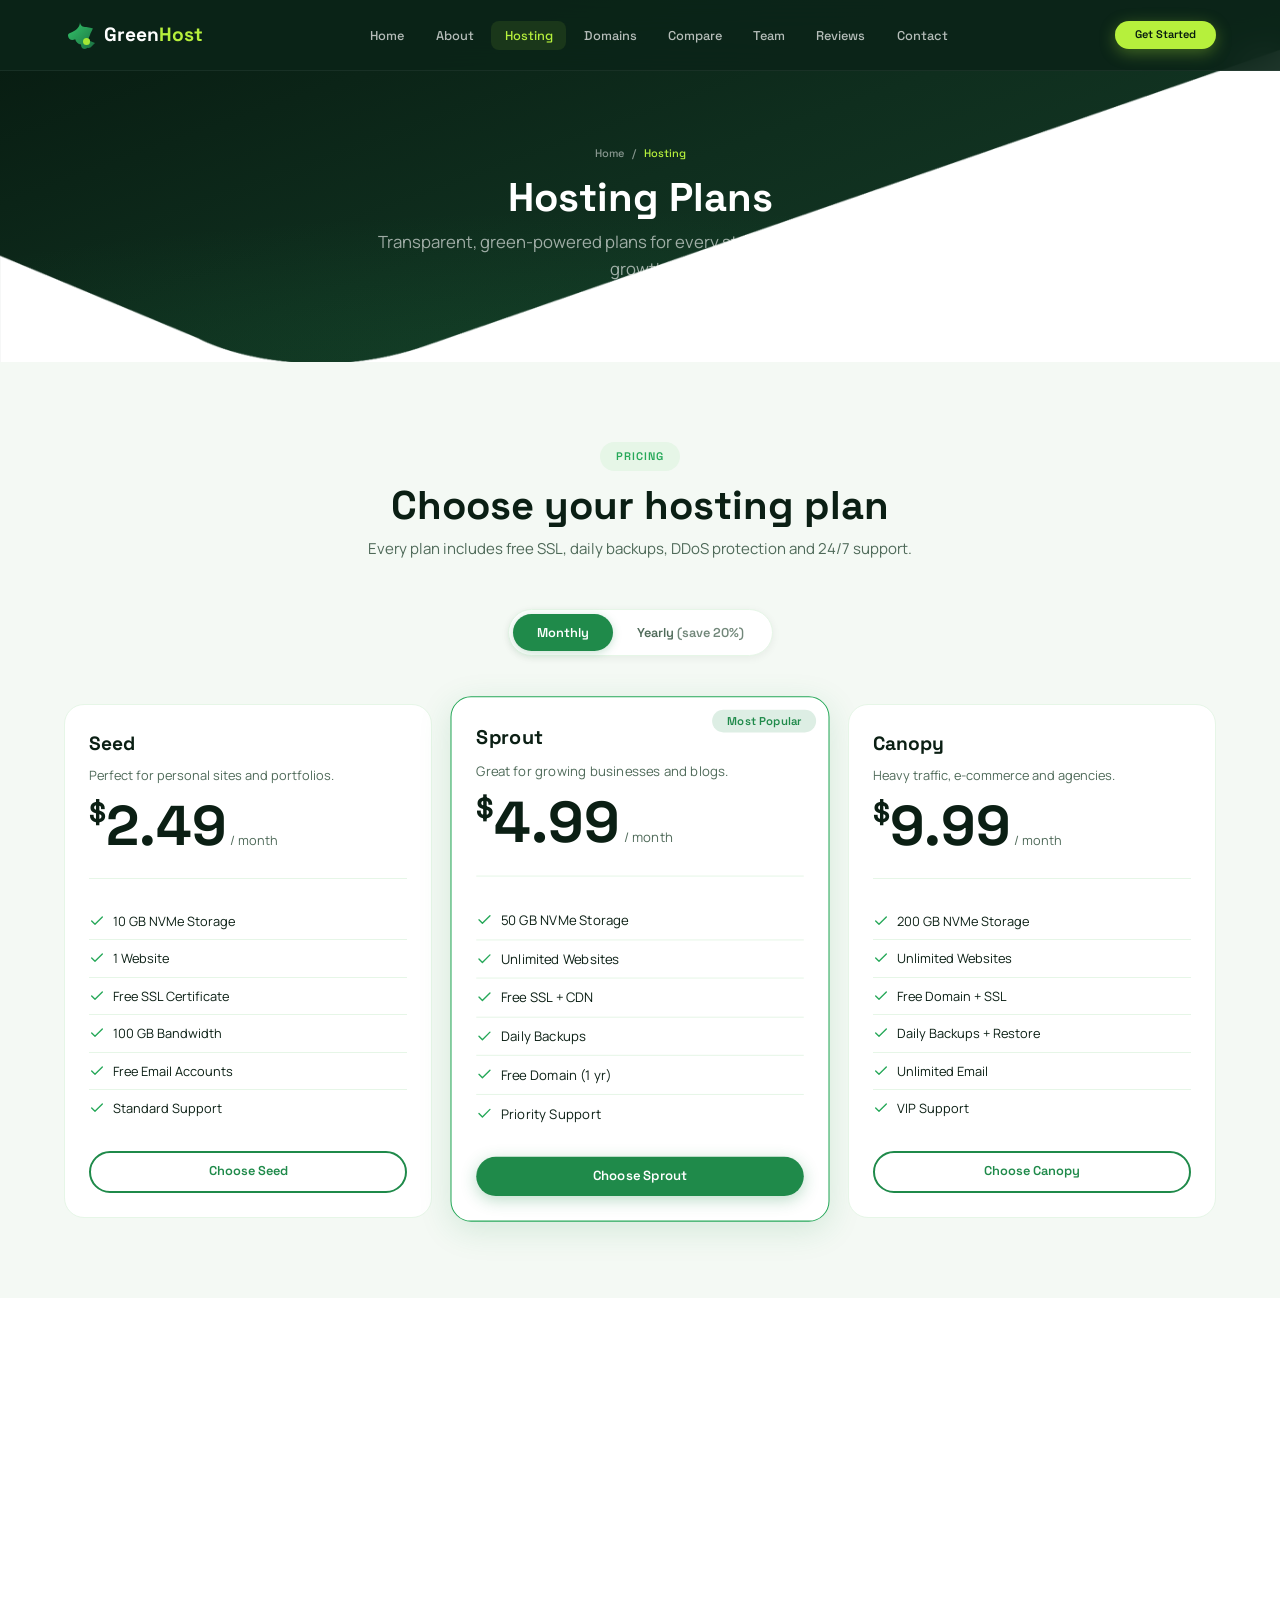
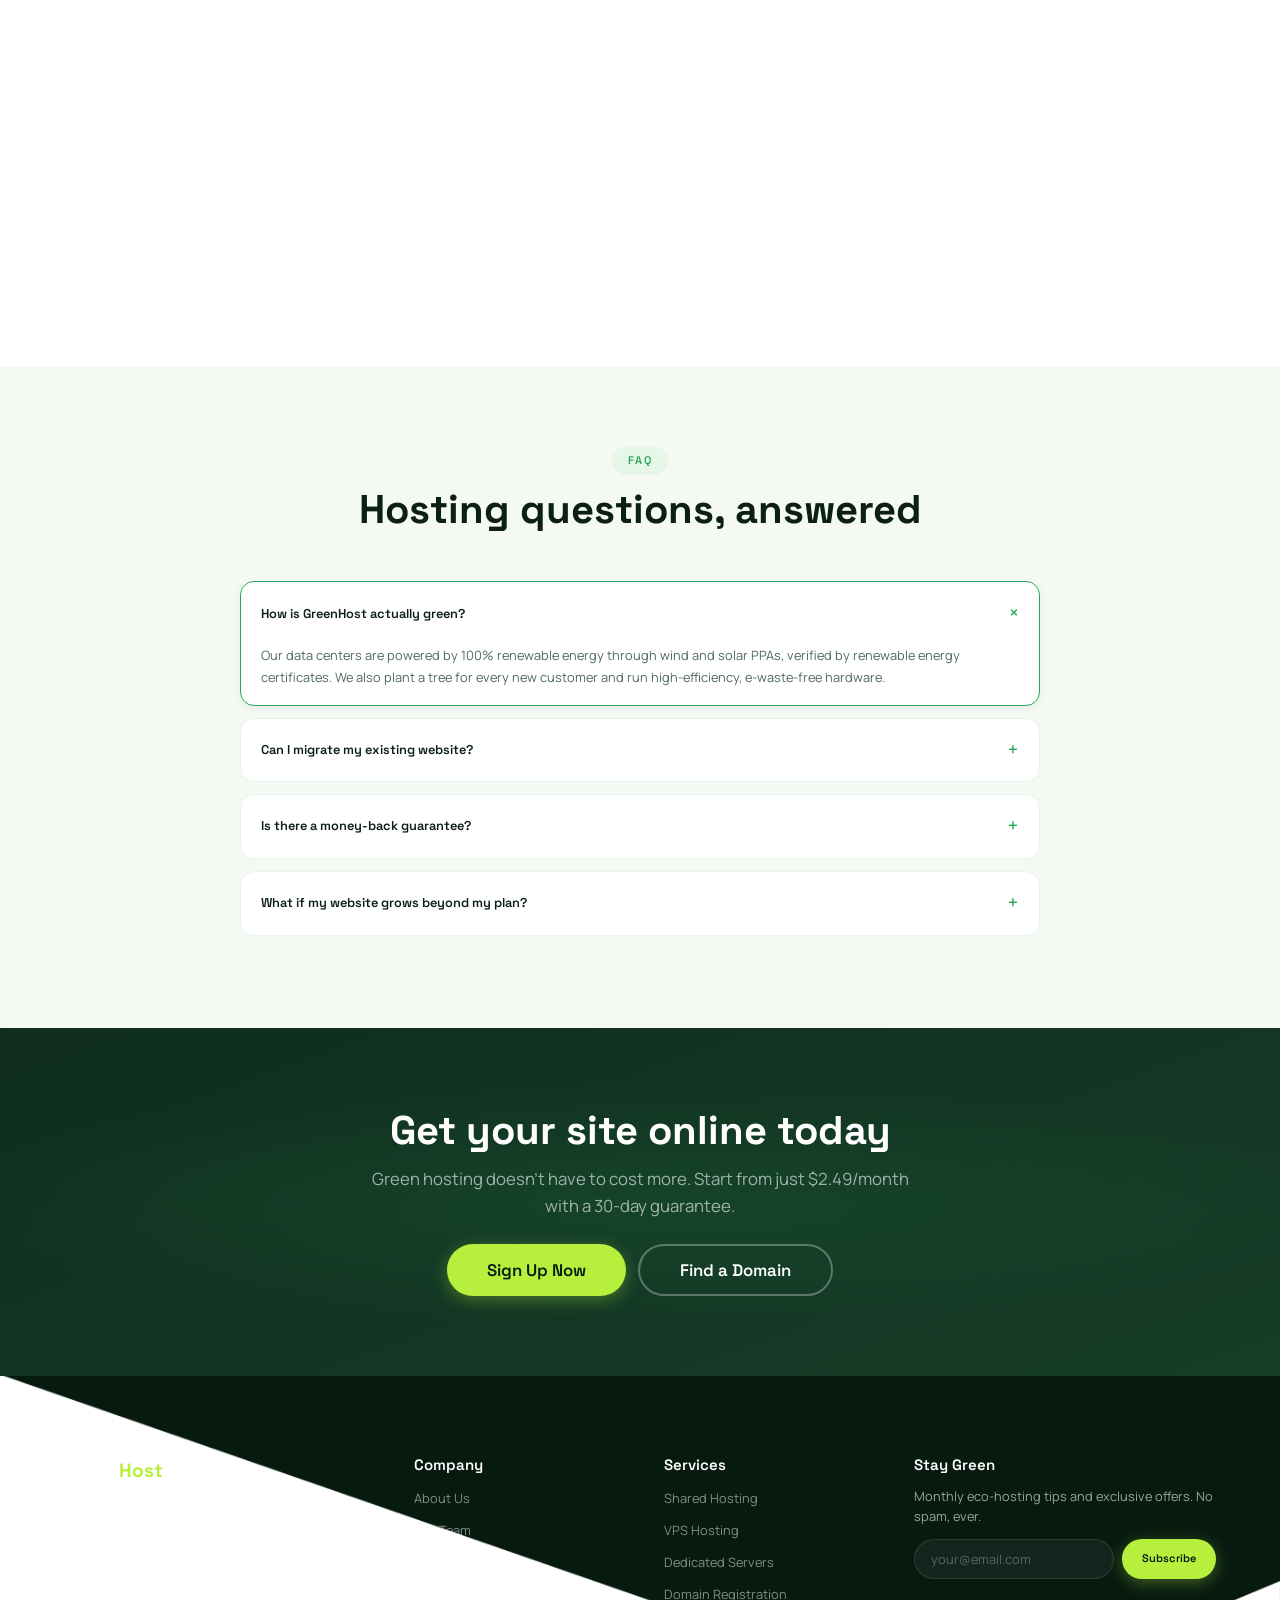
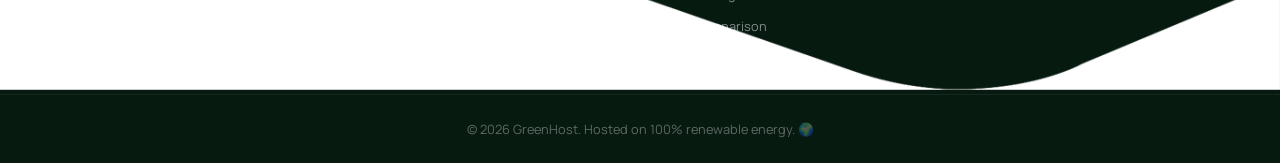
<file: hosting.html>
<!DOCTYPE html>
<html lang="en">
<head>
  <meta charset="utf-8">
  <meta name="viewport" content="width=device-width, initial-scale=1.0">
  <title>Hosting Plans — GreenHost Eco Web Hosting</title>
  <meta name="description" content="Compare GreenHost shared, VPS and dedicated hosting plans. Fast, carbon-neutral web hosting with free SSL, daily backups and 24/7 support — starting at $2.49/mo.">
  <meta name="keywords" content="shared hosting, vps hosting, dedicated server, green hosting plans, cheap eco hosting, wordpress hosting">
  <link rel="icon" href="data:image/svg+xml,<svg xmlns=%22http://www.w3.org/2000/svg%22 viewBox=%220 0 100 100%22><text y=%22.9em%22 font-size=%2290%22>🌿</text></svg>">

  <link rel="preconnect" href="https://fonts.googleapis.com">
  <link rel="preconnect" href="https://fonts.gstatic.com" crossorigin>
  <link href="https://fonts.googleapis.com/css2?family=Space+Grotesk:wght@400;500;600;700&family=Manrope:wght@400;500;600;700;800&display=swap" rel="stylesheet">
  <link rel="stylesheet" href="assets/css/style.css">
</head>
<body>

  <!-- ===== Header ===== -->
  <header class="site-header" id="site-header">
    <div class="container nav-wrap">
      <a href="index.html" class="brand" aria-label="GreenHost home">
        <svg viewBox="0 0 32 32" fill="none" xmlns="http://www.w3.org/2000/svg" aria-hidden="true">
          <path d="M16 3C16 9 11 12 6 14C4.5 14.6 4 15.5 4 16.5C4 19 6 21 8.5 21C9.5 21 10.4 20.7 11.2 20.2C12 23 14 25 17 25.5C17 28.5 18.5 30 21 30C22 30 22.8 29.5 23.2 28.8C25 29.5 27 28.5 28 27L31 24L26 22C26 21 25.4 20 24.4 19.6C25 18.2 25.6 17 26 16C27 13 29 9.5 29 9.5C29 9.5 24 8 21 8C17.5 8 16 5 16 3Z" fill="url(#gh-leaf)"/>
          <circle cx="22.5" cy="22.5" r="3.5" fill="#a3e635"/>
          <defs>
            <linearGradient id="gh-leaf" x1="4" y1="3" x2="31" y2="30" gradientUnits="userSpaceOnUse">
              <stop stop-color="#34c76b"/>
              <stop offset="1" stop-color="#1a6e40"/>
            </linearGradient>
          </defs>
        </svg>
        <span class="brand-name">Green<span>Host</span></span>
      </a>
      <nav class="nav" aria-label="Primary navigation">
        <button class="nav-toggle" aria-expanded="false" aria-controls="nav-menu" aria-label="Toggle menu">
          <span></span><span></span><span></span>
        </button>
        <ul class="nav-links" id="nav-menu">
          <li><a class="nav-link" href="index.html">Home</a></li>
          <li><a class="nav-link" href="about.html">About</a></li>
          <li><a class="nav-link" href="hosting.html">Hosting</a></li>
          <li><a class="nav-link" href="domain.html">Domains</a></li>
          <li><a class="nav-link" href="comparison.html">Compare</a></li>
          <li><a class="nav-link" href="team.html">Team</a></li>
          <li><a class="nav-link" href="testimonial.html">Reviews</a></li>
          <li><a class="nav-link" href="contact.html">Contact</a></li>
        </ul>
      </nav>
      <a href="hosting.html" class="btn btn--lime btn--sm nav-cta">Get Started</a>
    </div>
  </header>

  <main>
    <!-- ===== Page Hero ===== -->
    <section class="page-hero">
      <img src="assets/img/bg-bottom-hero.png" class="page-hero__bg-bottom" alt="">
      <div class="container">
        <nav class="page-hero__breadcrumb" aria-label="Breadcrumb">
          <a href="index.html">Home</a> / <span>Hosting</span>
        </nav>
        <h1>Hosting Plans</h1>
        <p>Transparent, green-powered plans for every stage of your website's growth.</p>
      </div>
    </section>

    <!-- ===== Plans ===== -->
    <section class="plans section reveal">
      <div class="container">
        <div class="section-header">
          <span class="section-header__label">Pricing</span>
          <h2>Choose your hosting plan</h2>
          <p>Every plan includes free SSL, daily backups, DDoS protection and 24/7 support.</p>
        </div>

        <div style="text-align:center;">
          <div class="plans__toggle" role="group" aria-label="Billing period">
            <button class="plans__toggle-btn active" id="toggle-monthly" type="button">Monthly</button>
            <button class="plans__toggle-btn" id="toggle-yearly" type="button">Yearly <span style="opacity:.8">(save 20%)</span></button>
          </div>
        </div>

        <div class="plans__grid">
          <article class="plan-card">
            <div class="plan-card__name">Seed</div>
            <p class="plan-card__desc">Perfect for personal sites and portfolios.</p>
            <div class="plan-card__price">
              <span class="currency">$</span><span class="amount" data-monthly="2.49" data-yearly="1.99">2.49</span> <span class="period">/ month</span>
            </div>
            <ul class="plan-card__features">
              <li><svg viewBox="0 0 24 24" fill="none" stroke="currentColor" stroke-width="2" stroke-linecap="round" stroke-linejoin="round"><path d="M20 6 9 17l-5-5"/></svg> 10 GB NVMe Storage</li>
              <li><svg viewBox="0 0 24 24" fill="none" stroke="currentColor" stroke-width="2" stroke-linecap="round" stroke-linejoin="round"><path d="M20 6 9 17l-5-5"/></svg> 1 Website</li>
              <li><svg viewBox="0 0 24 24" fill="none" stroke="currentColor" stroke-width="2" stroke-linecap="round" stroke-linejoin="round"><path d="M20 6 9 17l-5-5"/></svg> Free SSL Certificate</li>
              <li><svg viewBox="0 0 24 24" fill="none" stroke="currentColor" stroke-width="2" stroke-linecap="round" stroke-linejoin="round"><path d="M20 6 9 17l-5-5"/></svg> 100 GB Bandwidth</li>
              <li><svg viewBox="0 0 24 24" fill="none" stroke="currentColor" stroke-width="2" stroke-linecap="round" stroke-linejoin="round"><path d="M20 6 9 17l-5-5"/></svg> Free Email Accounts</li>
              <li><svg viewBox="0 0 24 24" fill="none" stroke="currentColor" stroke-width="2" stroke-linecap="round" stroke-linejoin="round"><path d="M20 6 9 17l-5-5"/></svg> Standard Support</li>
            </ul>
            <a href="contact.html" class="btn btn--outline-forest" style="width:100%;justify-content:center;">Choose Seed</a>
          </article>

          <article class="plan-card plan-card--popular">
            <span class="badge badge--green plan-card__badge">Most Popular</span>
            <div class="plan-card__name">Sprout</div>
            <p class="plan-card__desc">Great for growing businesses and blogs.</p>
            <div class="plan-card__price">
              <span class="currency">$</span><span class="amount" data-monthly="4.99" data-yearly="3.99">4.99</span> <span class="period">/ month</span>
            </div>
            <ul class="plan-card__features">
              <li><svg viewBox="0 0 24 24" fill="none" stroke="currentColor" stroke-width="2" stroke-linecap="round" stroke-linejoin="round"><path d="M20 6 9 17l-5-5"/></svg> 50 GB NVMe Storage</li>
              <li><svg viewBox="0 0 24 24" fill="none" stroke="currentColor" stroke-width="2" stroke-linecap="round" stroke-linejoin="round"><path d="M20 6 9 17l-5-5"/></svg> Unlimited Websites</li>
              <li><svg viewBox="0 0 24 24" fill="none" stroke="currentColor" stroke-width="2" stroke-linecap="round" stroke-linejoin="round"><path d="M20 6 9 17l-5-5"/></svg> Free SSL + CDN</li>
              <li><svg viewBox="0 0 24 24" fill="none" stroke="currentColor" stroke-width="2" stroke-linecap="round" stroke-linejoin="round"><path d="M20 6 9 17l-5-5"/></svg> Daily Backups</li>
              <li><svg viewBox="0 0 24 24" fill="none" stroke="currentColor" stroke-width="2" stroke-linecap="round" stroke-linejoin="round"><path d="M20 6 9 17l-5-5"/></svg> Free Domain (1 yr)</li>
              <li><svg viewBox="0 0 24 24" fill="none" stroke="currentColor" stroke-width="2" stroke-linecap="round" stroke-linejoin="round"><path d="M20 6 9 17l-5-5"/></svg> Priority Support</li>
            </ul>
            <a href="contact.html" class="btn btn--primary" style="width:100%;justify-content:center;">Choose Sprout</a>
          </article>

          <article class="plan-card">
            <div class="plan-card__name">Canopy</div>
            <p class="plan-card__desc">Heavy traffic, e-commerce and agencies.</p>
            <div class="plan-card__price">
              <span class="currency">$</span><span class="amount" data-monthly="9.99" data-yearly="7.99">9.99</span> <span class="period">/ month</span>
            </div>
            <ul class="plan-card__features">
              <li><svg viewBox="0 0 24 24" fill="none" stroke="currentColor" stroke-width="2" stroke-linecap="round" stroke-linejoin="round"><path d="M20 6 9 17l-5-5"/></svg> 200 GB NVMe Storage</li>
              <li><svg viewBox="0 0 24 24" fill="none" stroke="currentColor" stroke-width="2" stroke-linecap="round" stroke-linejoin="round"><path d="M20 6 9 17l-5-5"/></svg> Unlimited Websites</li>
              <li><svg viewBox="0 0 24 24" fill="none" stroke="currentColor" stroke-width="2" stroke-linecap="round" stroke-linejoin="round"><path d="M20 6 9 17l-5-5"/></svg> Free Domain + SSL</li>
              <li><svg viewBox="0 0 24 24" fill="none" stroke="currentColor" stroke-width="2" stroke-linecap="round" stroke-linejoin="round"><path d="M20 6 9 17l-5-5"/></svg> Daily Backups + Restore</li>
              <li><svg viewBox="0 0 24 24" fill="none" stroke="currentColor" stroke-width="2" stroke-linecap="round" stroke-linejoin="round"><path d="M20 6 9 17l-5-5"/></svg> Unlimited Email</li>
              <li><svg viewBox="0 0 24 24" fill="none" stroke="currentColor" stroke-width="2" stroke-linecap="round" stroke-linejoin="round"><path d="M20 6 9 17l-5-5"/></svg> VIP Support</li>
            </ul>
            <a href="contact.html" class="btn btn--outline-forest" style="width:100%;justify-content:center;">Choose Canopy</a>
          </article>
        </div>
      </div>
    </section>

    <!-- ===== More Options ===== -->
    <section class="about-teaser section reveal">
      <div class="container about-teaser__grid">
        <div class="reveal-left">
          <div class="section-header section-header--left">
            <span class="section-header__label">More Power</span>
            <h2>VPS & Dedicated servers</h2>
            <p>Need more horsepower? Our virtual private servers and dedicated machines deliver full control and dedicated resources — all still powered by renewable energy.</p>
          </div>
          <ul class="about-teaser__list">
            <li>
              <svg viewBox="0 0 24 24" fill="none" stroke="currentColor" stroke-width="2" stroke-linecap="round" stroke-linejoin="round"><path d="M20 6 9 17l-5-5"/></svg>
              Full root access and your choice of OS.
            </li>
            <li>
              <svg viewBox="0 0 24 24" fill="none" stroke="currentColor" stroke-width="2" stroke-linecap="round" stroke-linejoin="round"><path d="M20 6 9 17l-5-5"/></svg>
              Dedicated CPU cores and guaranteed RAM.
            </li>
            <li>
              <svg viewBox="0 0 24 24" fill="none" stroke="currentColor" stroke-width="2" stroke-linecap="round" stroke-linejoin="round"><path d="M20 6 9 17l-5-5"/></svg>
              Scales as your traffic grows — no downtime.
            </li>
          </ul>
          <a href="comparison.html" class="btn btn--primary">Compare All Plans</a>
        </div>
        <div class="about-teaser__image reveal-right">
          <img src="assets/img/hero.png" alt="GreenHost scalable VPS and dedicated server illustration">
          <img src="assets/img/bg-round-2.png" class="deco-shape deco-shape--1" alt="">
          <img src="assets/img/bg-square.png" class="deco-shape deco-shape--2" alt="">
        </div>
      </div>
    </section>

    <!-- ===== FAQ ===== -->
    <section class="section reveal">
      <div class="container">
        <div class="section-header">
          <span class="section-header__label">FAQ</span>
          <h2>Hosting questions, answered</h2>
        </div>
        <div class="faq">
          <details open>
            <summary>How is GreenHost actually green?</summary>
            <p>Our data centers are powered by 100% renewable energy through wind and solar PPAs, verified by renewable energy certificates. We also plant a tree for every new customer and run high-efficiency, e-waste-free hardware.</p>
          </details>
          <details>
            <summary>Can I migrate my existing website?</summary>
            <p>Yes! Our team offers free website migration. Just open a support ticket after ordering and we'll move your site, databases and email over — usually within 24 hours and with zero downtime.</p>
          </details>
          <details>
            <summary>Is there a money-back guarantee?</summary>
            <p>Every shared plan comes with a 30-day, no-questions-asked money-back guarantee. VPS and dedicated plans include a 14-day guarantee.</p>
          </details>
          <details>
            <summary>What if my website grows beyond my plan?</summary>
            <p>You can upgrade to a higher plan at any time in your control panel. Upgrades are prorated instantly — you only pay the difference, and there's never any downtime.</p>
          </details>
        </div>
      </div>
    </section>

    <!-- ===== CTA ===== -->
    <section class="cta-banner reveal">
      <div class="container">
        <h2>Get your site online today</h2>
        <p>Green hosting doesn't have to cost more. Start from just $2.49/month with a 30-day guarantee.</p>
        <div class="cta-banner__actions">
          <a href="contact.html" class="btn btn--lime btn--lg">Sign Up Now</a>
          <a href="domain.html" class="btn btn--outline btn--lg">Find a Domain</a>
        </div>
      </div>
    </section>
  </main>

  <!-- ===== Footer ===== -->
  <footer class="site-footer">
    <img src="assets/img/bg-bottom-footer.png" class="site-footer__bg" alt="">
    <div class="site-footer__top">
      <div class="container site-footer__grid">
        <div>
          <div class="site-footer__brand">Green<span>Host</span></div>
          <p class="site-footer__desc">Carbon-neutral web hosting powered by 100% renewable energy. Fast, secure and sustainable hosting for websites that care about the planet.</p>
          <div class="site-footer__social">
            <a href="#" aria-label="Twitter">
              <svg width="18" height="18" viewBox="0 0 24 24" fill="currentColor"><path d="M18.9 2h3.7l-8.1 9.3L24 22h-7.5l-5.9-7.7L4 22H.3l8.7-9.9L0 2h7.7l5.3 7 5.9-7zm-1.3 18h2L6.3 4H4.1l13.5 16z"/></svg>
            </a>
            <a href="#" aria-label="LinkedIn">
              <svg width="18" height="18" viewBox="0 0 24 24" fill="currentColor"><path d="M4.98 3.5C4.98 4.9 3.87 6 2.5 6S0 4.9 0 3.5 1.12 1 2.5 1s2.48 1.1 2.48 2.5zM.2 8h4.6v14.6H.2V8zm7.6 0h4.4v2h.1c.6-1.2 2.2-2.4 4.5-2.4 4.8 0 5.7 3.2 5.7 7.3v7.7h-4.6v-6.8c0-1.6 0-3.7-2.3-3.7s-2.6 1.8-2.6 3.6v6.9H7.8V8z"/></svg>
            </a>
            <a href="#" aria-label="Instagram">
              <svg width="18" height="18" viewBox="0 0 24 24" fill="currentColor"><path d="M12 2.2c3.2 0 3.6 0 4.8.1 1.2.1 1.8.2 2.2.4.6.2 1 .5 1.4.9.4.4.7.8.9 1.4.2.4.4 1 .4 2.2.1 1.2.1 1.6.1 4.8s0 3.6-.1 4.8c-.1 1.2-.2 1.8-.4 2.2-.2.6-.5 1-.9 1.4-.4.4-.8.7-1.4.9-.4.2-1 .4-2.2.4-1.2.1-1.6.1-4.8.1s-3.6 0-4.8-.1c-1.2-.1-1.8-.2-2.2-.4-.6-.2-1-.5-1.4-.9-.4-.4-.7-.8-.9-1.4-.2-.4-.4-1-.4-2.2C2.2 15.6 2.2 15.2 2.2 12s0-3.6.1-4.8c.1-1.2.2-1.8.4-2.2.2-.6.5-1 .9-1.4.4-.4.8-.7 1.4-.9.4-.2 1-.4 2.2-.4C8.4 2.2 8.8 2.2 12 2.2zm0 3.3a6.5 6.5 0 1 0 0 13 6.5 6.5 0 0 0 0-13zm0 10.7a4.2 4.2 0 1 1 0-8.4 4.2 4.2 0 0 1 0 8.4zm8.3-10.9a1.5 1.5 0 1 1-3 0 1.5 1.5 0 0 1 3 0z"/></svg>
            </a>
            <a href="#" aria-label="YouTube">
              <svg width="18" height="18" viewBox="0 0 24 24" fill="currentColor"><path d="M23.5 6.2c-.3-1-1.1-1.8-2.1-2.1C19.5 3.5 12 3.5 12 3.5s-7.5 0-9.4.6c-1 .3-1.8 1.1-2.1 2.1C0 8.1 0 12 0 12s0 3.9.5 5.8c.3 1 1.1 1.8 2.1 2.1 1.9.6 9.4.6 9.4.6s7.5 0 9.4-.6c1-.3 1.8-1.1 2.1-2.1.5-1.9.5-5.8.5-5.8s0-3.9-.5-5.8zM9.6 15.6V8.4l6.2 3.6-6.2 3.6z"/></svg>
            </a>
          </div>
        </div>
        <div>
          <h4>Company</h4>
          <ul class="site-footer__links">
            <li><a href="about.html">About Us</a></li>
            <li><a href="team.html">Our Team</a></li>
            <li><a href="testimonial.html">Testimonials</a></li>
            <li><a href="contact.html">Contact</a></li>
          </ul>
        </div>
        <div>
          <h4>Services</h4>
          <ul class="site-footer__links">
            <li><a href="hosting.html">Shared Hosting</a></li>
            <li><a href="hosting.html">VPS Hosting</a></li>
            <li><a href="hosting.html">Dedicated Servers</a></li>
            <li><a href="domain.html">Domain Registration</a></li>
            <li><a href="comparison.html">Plan Comparison</a></li>
          </ul>
        </div>
        <div class="site-footer__newsletter">
          <h4>Stay Green</h4>
          <p>Monthly eco-hosting tips and exclusive offers. No spam, ever.</p>
          <form class="site-footer__form" data-form>
            <input type="email" name="email" placeholder="your@email.com" aria-label="Email address" required>
            <button type="submit" class="btn btn--lime btn--sm">Subscribe</button>
            <span class="form-ok">You're on the list — welcome to the green side!</span>
            <span class="form-err">Please enter a valid email address.</span>
          </form>
        </div>
      </div>
    </div>
    <div class="site-footer__bottom">
      <div class="container">
        © <span data-year></span> GreenHost. Hosted on 100% renewable energy. 🌍
      </div>
    </div>
  </footer>

  <button class="back-to-top" aria-label="Back to top">
    <svg width="20" height="20" viewBox="0 0 24 24" fill="none" stroke="currentColor" stroke-width="2" stroke-linecap="round" stroke-linejoin="round"><path d="m18 15-6-6-6 6"/></svg>
  </button>

  <script>
    ;(function () {
      var monthly = document.getElementById('toggle-monthly')
      var yearly = document.getElementById('toggle-yearly')
      if (!monthly || !yearly) return
      monthly.addEventListener('click', function () {
        monthly.classList.add('active'); yearly.classList.remove('active')
        document.querySelectorAll('[data-monthly]').forEach(function (el) { el.textContent = el.getAttribute('data-monthly') })
      })
      yearly.addEventListener('click', function () {
        yearly.classList.add('active'); monthly.classList.remove('active')
        document.querySelectorAll('[data-yearly]').forEach(function (el) { el.textContent = el.getAttribute('data-yearly') })
      })
    })()
  </script>
  <script src="assets/js/main.js"></script>
</body>
</html>
</file>
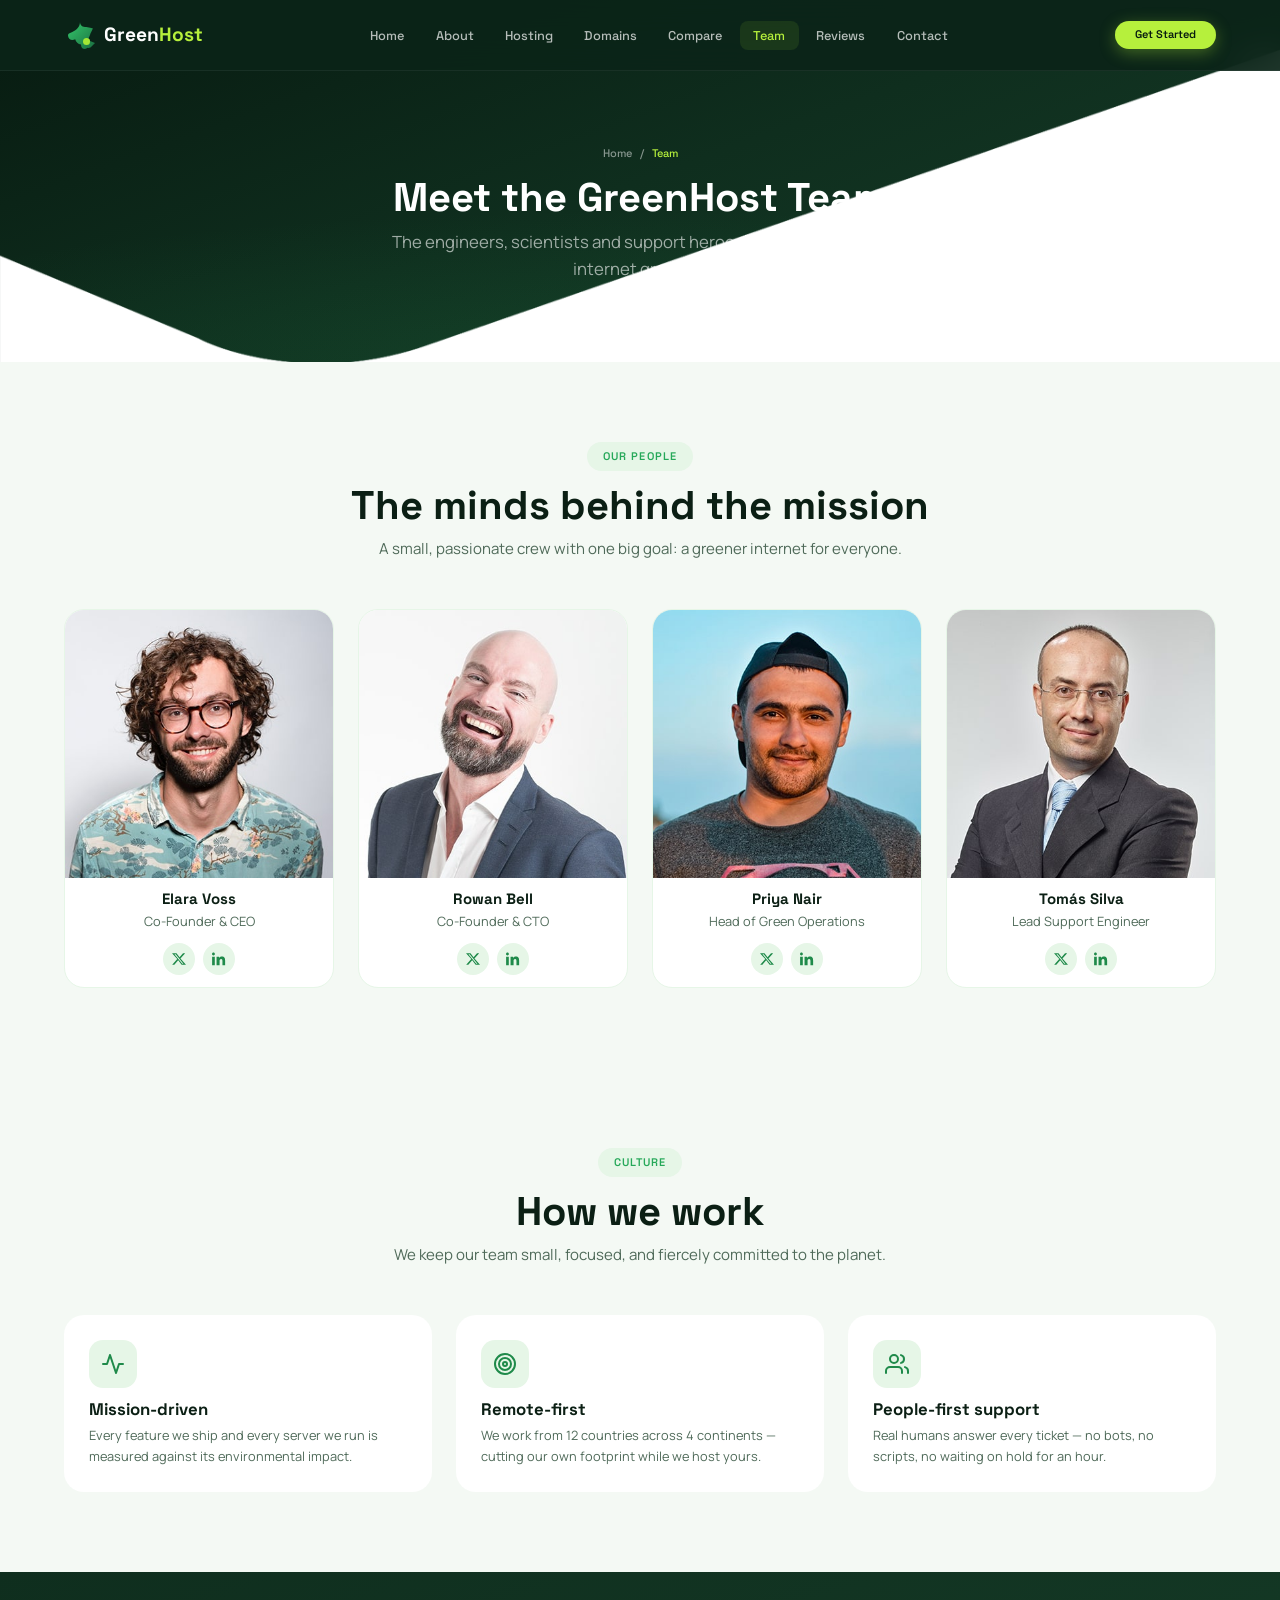
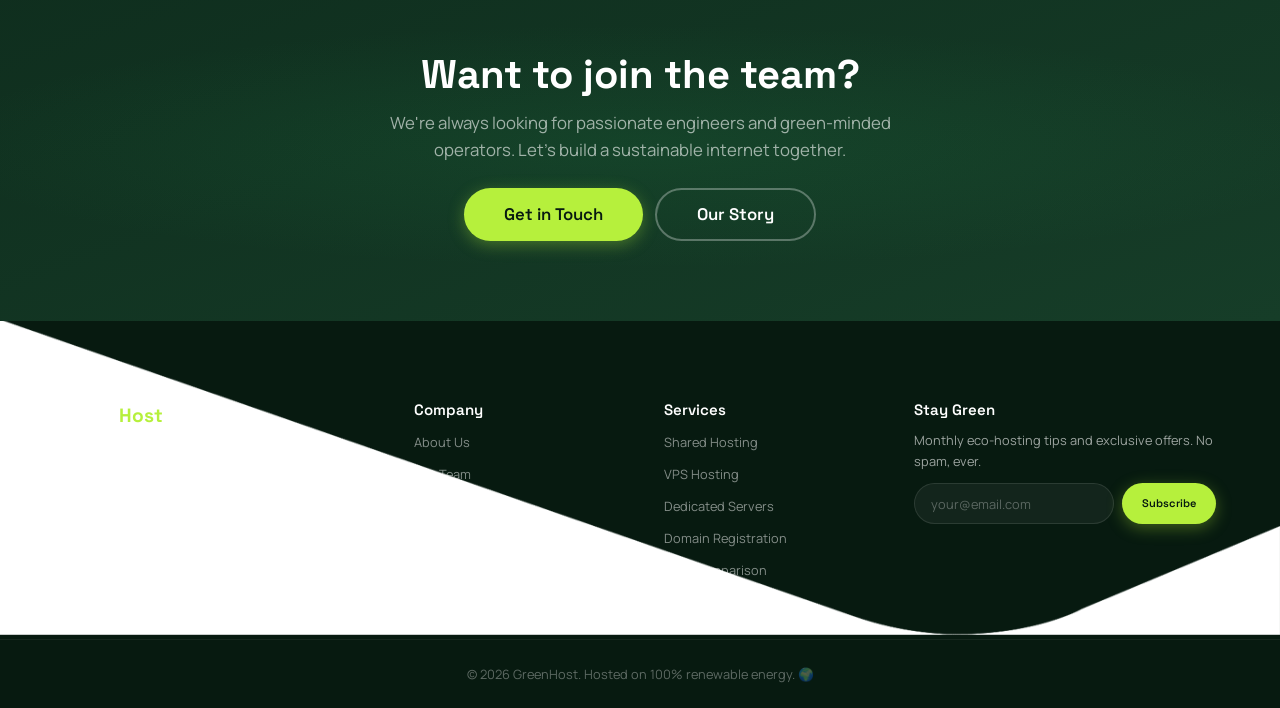
<file: team.html>
<!DOCTYPE html>
<html lang="en">
<head>
  <meta charset="utf-8">
  <meta name="viewport" content="width=device-width, initial-scale=1.0">
  <title>Our Team — GreenHost Eco Web Hosting</title>
  <meta name="description" content="Meet the people behind GreenHost — the engineers, environmental scientists and support heroes powering carbon-neutral web hosting.">
  <meta name="keywords" content="GreenHost team, hosting company team, web hosting engineers, eco hosting team, about our people">
  <link rel="icon" href="data:image/svg+xml,<svg xmlns=%22http://www.w3.org/2000/svg%22 viewBox=%220 0 100 100%22><text y=%22.9em%22 font-size=%2290%22>🌿</text></svg>">

  <link rel="preconnect" href="https://fonts.googleapis.com">
  <link rel="preconnect" href="https://fonts.gstatic.com" crossorigin>
  <link href="https://fonts.googleapis.com/css2?family=Space+Grotesk:wght@400;500;600;700&family=Manrope:wght@400;500;600;700;800&display=swap" rel="stylesheet">
  <link rel="stylesheet" href="assets/css/style.css">
</head>
<body>

  <!-- ===== Header ===== -->
  <header class="site-header" id="site-header">
    <div class="container nav-wrap">
      <a href="index.html" class="brand" aria-label="GreenHost home">
        <svg viewBox="0 0 32 32" fill="none" xmlns="http://www.w3.org/2000/svg" aria-hidden="true">
          <path d="M16 3C16 9 11 12 6 14C4.5 14.6 4 15.5 4 16.5C4 19 6 21 8.5 21C9.5 21 10.4 20.7 11.2 20.2C12 23 14 25 17 25.5C17 28.5 18.5 30 21 30C22 30 22.8 29.5 23.2 28.8C25 29.5 27 28.5 28 27L31 24L26 22C26 21 25.4 20 24.4 19.6C25 18.2 25.6 17 26 16C27 13 29 9.5 29 9.5C29 9.5 24 8 21 8C17.5 8 16 5 16 3Z" fill="url(#gh-leaf)"/>
          <circle cx="22.5" cy="22.5" r="3.5" fill="#a3e635"/>
          <defs>
            <linearGradient id="gh-leaf" x1="4" y1="3" x2="31" y2="30" gradientUnits="userSpaceOnUse">
              <stop stop-color="#34c76b"/>
              <stop offset="1" stop-color="#1a6e40"/>
            </linearGradient>
          </defs>
        </svg>
        <span class="brand-name">Green<span>Host</span></span>
      </a>
      <nav class="nav" aria-label="Primary navigation">
        <button class="nav-toggle" aria-expanded="false" aria-controls="nav-menu" aria-label="Toggle menu">
          <span></span><span></span><span></span>
        </button>
        <ul class="nav-links" id="nav-menu">
          <li><a class="nav-link" href="index.html">Home</a></li>
          <li><a class="nav-link" href="about.html">About</a></li>
          <li><a class="nav-link" href="hosting.html">Hosting</a></li>
          <li><a class="nav-link" href="domain.html">Domains</a></li>
          <li><a class="nav-link" href="comparison.html">Compare</a></li>
          <li><a class="nav-link" href="team.html">Team</a></li>
          <li><a class="nav-link" href="testimonial.html">Reviews</a></li>
          <li><a class="nav-link" href="contact.html">Contact</a></li>
        </ul>
      </nav>
      <a href="hosting.html" class="btn btn--lime btn--sm nav-cta">Get Started</a>
    </div>
  </header>

  <main>
    <!-- ===== Page Hero ===== -->
    <section class="page-hero">
      <img src="assets/img/bg-bottom-hero.png" class="page-hero__bg-bottom" alt="">
      <div class="container">
        <nav class="page-hero__breadcrumb" aria-label="Breadcrumb">
          <a href="index.html">Home</a> / <span>Team</span>
        </nav>
        <h1>Meet the GreenHost Team</h1>
        <p>The engineers, scientists and support heroes keeping the green internet growing.</p>
      </div>
    </section>

    <!-- ===== Team Grid ===== -->
    <section class="section reveal">
      <div class="container">
        <div class="section-header">
          <span class="section-header__label">Our People</span>
          <h2>The minds behind the mission</h2>
          <p>A small, passionate crew with one big goal: a greener internet for everyone.</p>
        </div>
        <div class="team__grid">
          <article class="team-card">
            <img class="team-card__img" src="assets/img/team-1.jpg" alt="Portrait of Elara Voss" width="400" height="400">
            <div class="team-card__body">
              <h3>Elara Voss</h3>
              <p>Co-Founder & CEO</p>
              <div class="team-card__social">
                <a href="#" aria-label="Elara on Twitter">
                  <svg width="14" height="14" viewBox="0 0 24 24" fill="currentColor"><path d="M18.9 2h3.7l-8.1 9.3L24 22h-7.5l-5.9-7.7L4 22H.3l8.7-9.9L0 2h7.7l5.3 7 5.9-7zm-1.3 18h2L6.3 4H4.1l13.5 16z"/></svg>
                </a>
                <a href="#" aria-label="Elara on LinkedIn">
                  <svg width="14" height="14" viewBox="0 0 24 24" fill="currentColor"><path d="M4.98 3.5C4.98 4.9 3.87 6 2.5 6S0 4.9 0 3.5 1.12 1 2.5 1s2.48 1.1 2.48 2.5zM.2 8h4.6v14.6H.2V8zm7.6 0h4.4v2h.1c.6-1.2 2.2-2.4 4.5-2.4 4.8 0 5.7 3.2 5.7 7.3v7.7h-4.6v-6.8c0-1.6 0-3.7-2.3-3.7s-2.6 1.8-2.6 3.6v6.9H7.8V8z"/></svg>
                </a>
              </div>
            </div>
          </article>
          <article class="team-card">
            <img class="team-card__img" src="assets/img/team-2.jpg" alt="Portrait of Rowan Bell" width="400" height="400">
            <div class="team-card__body">
              <h3>Rowan Bell</h3>
              <p>Co-Founder & CTO</p>
              <div class="team-card__social">
                <a href="#" aria-label="Rowan on Twitter">
                  <svg width="14" height="14" viewBox="0 0 24 24" fill="currentColor"><path d="M18.9 2h3.7l-8.1 9.3L24 22h-7.5l-5.9-7.7L4 22H.3l8.7-9.9L0 2h7.7l5.3 7 5.9-7zm-1.3 18h2L6.3 4H4.1l13.5 16z"/></svg>
                </a>
                <a href="#" aria-label="Rowan on LinkedIn">
                  <svg width="14" height="14" viewBox="0 0 24 24" fill="currentColor"><path d="M4.98 3.5C4.98 4.9 3.87 6 2.5 6S0 4.9 0 3.5 1.12 1 2.5 1s2.48 1.1 2.48 2.5zM.2 8h4.6v14.6H.2V8zm7.6 0h4.4v2h.1c.6-1.2 2.2-2.4 4.5-2.4 4.8 0 5.7 3.2 5.7 7.3v7.7h-4.6v-6.8c0-1.6 0-3.7-2.3-3.7s-2.6 1.8-2.6 3.6v6.9H7.8V8z"/></svg>
                </a>
              </div>
            </div>
          </article>
          <article class="team-card">
            <img class="team-card__img" src="assets/img/team-3.jpg" alt="Portrait of Priya Nair" width="400" height="400">
            <div class="team-card__body">
              <h3>Priya Nair</h3>
              <p>Head of Green Operations</p>
              <div class="team-card__social">
                <a href="#" aria-label="Priya on Twitter">
                  <svg width="14" height="14" viewBox="0 0 24 24" fill="currentColor"><path d="M18.9 2h3.7l-8.1 9.3L24 22h-7.5l-5.9-7.7L4 22H.3l8.7-9.9L0 2h7.7l5.3 7 5.9-7zm-1.3 18h2L6.3 4H4.1l13.5 16z"/></svg>
                </a>
                <a href="#" aria-label="Priya on LinkedIn">
                  <svg width="14" height="14" viewBox="0 0 24 24" fill="currentColor"><path d="M4.98 3.5C4.98 4.9 3.87 6 2.5 6S0 4.9 0 3.5 1.12 1 2.5 1s2.48 1.1 2.48 2.5zM.2 8h4.6v14.6H.2V8zm7.6 0h4.4v2h.1c.6-1.2 2.2-2.4 4.5-2.4 4.8 0 5.7 3.2 5.7 7.3v7.7h-4.6v-6.8c0-1.6 0-3.7-2.3-3.7s-2.6 1.8-2.6 3.6v6.9H7.8V8z"/></svg>
                </a>
              </div>
            </div>
          </article>
          <article class="team-card">
            <img class="team-card__img" src="assets/img/team-4.jpg" alt="Portrait of Tomás Silva" width="400" height="400">
            <div class="team-card__body">
              <h3>Tomás Silva</h3>
              <p>Lead Support Engineer</p>
              <div class="team-card__social">
                <a href="#" aria-label="Tomás on Twitter">
                  <svg width="14" height="14" viewBox="0 0 24 24" fill="currentColor"><path d="M18.9 2h3.7l-8.1 9.3L24 22h-7.5l-5.9-7.7L4 22H.3l8.7-9.9L0 2h7.7l5.3 7 5.9-7zm-1.3 18h2L6.3 4H4.1l13.5 16z"/></svg>
                </a>
                <a href="#" aria-label="Tomás on LinkedIn">
                  <svg width="14" height="14" viewBox="0 0 24 24" fill="currentColor"><path d="M4.98 3.5C4.98 4.9 3.87 6 2.5 6S0 4.9 0 3.5 1.12 1 2.5 1s2.48 1.1 2.48 2.5zM.2 8h4.6v14.6H.2V8zm7.6 0h4.4v2h.1c.6-1.2 2.2-2.4 4.5-2.4 4.8 0 5.7 3.2 5.7 7.3v7.7h-4.6v-6.8c0-1.6 0-3.7-2.3-3.7s-2.6 1.8-2.6 3.6v6.9H7.8V8z"/></svg>
                </a>
              </div>
            </div>
          </article>
        </div>
      </div>
    </section>

    <!-- ===== Culture ===== -->
    <section class="features section reveal">
      <div class="container">
        <div class="section-header">
          <span class="section-header__label">Culture</span>
          <h2>How we work</h2>
          <p>We keep our team small, focused, and fiercely committed to the planet.</p>
        </div>
        <div class="features__grid">
          <article class="feature-card">
            <div class="feature-card__icon">
              <svg width="24" height="24" viewBox="0 0 24 24" fill="none" stroke="currentColor" stroke-width="2" stroke-linecap="round" stroke-linejoin="round"><path d="M22 12h-4l-3 9L9 3l-3 9H2"/></svg>
            </div>
            <h3>Mission-driven</h3>
            <p>Every feature we ship and every server we run is measured against its environmental impact.</p>
          </article>
          <article class="feature-card">
            <div class="feature-card__icon">
              <svg width="24" height="24" viewBox="0 0 24 24" fill="none" stroke="currentColor" stroke-width="2" stroke-linecap="round" stroke-linejoin="round"><circle cx="12" cy="12" r="10"/><circle cx="12" cy="12" r="6"/><circle cx="12" cy="12" r="2"/></svg>
            </div>
            <h3>Remote-first</h3>
            <p>We work from 12 countries across 4 continents — cutting our own footprint while we host yours.</p>
          </article>
          <article class="feature-card">
            <div class="feature-card__icon">
              <svg width="24" height="24" viewBox="0 0 24 24" fill="none" stroke="currentColor" stroke-width="2" stroke-linecap="round" stroke-linejoin="round"><path d="M17 21v-2a4 4 0 0 0-4-4H5a4 4 0 0 0-4 4v2"/><circle cx="9" cy="7" r="4"/><path d="M23 21v-2a4 4 0 0 0-3-3.87"/><path d="M16 3.13a4 4 0 0 1 0 7.75"/></svg>
            </div>
            <h3>People-first support</h3>
            <p>Real humans answer every ticket — no bots, no scripts, no waiting on hold for an hour.</p>
          </article>
        </div>
      </div>
    </section>

    <!-- ===== CTA ===== -->
    <section class="cta-banner reveal">
      <div class="container">
        <h2>Want to join the team?</h2>
        <p>We're always looking for passionate engineers and green-minded operators. Let's build a sustainable internet together.</p>
        <div class="cta-banner__actions">
          <a href="contact.html" class="btn btn--lime btn--lg">Get in Touch</a>
          <a href="about.html" class="btn btn--outline btn--lg">Our Story</a>
        </div>
      </div>
    </section>
  </main>

  <!-- ===== Footer ===== -->
  <footer class="site-footer">
    <img src="assets/img/bg-bottom-footer.png" class="site-footer__bg" alt="">
    <div class="site-footer__top">
      <div class="container site-footer__grid">
        <div>
          <div class="site-footer__brand">Green<span>Host</span></div>
          <p class="site-footer__desc">Carbon-neutral web hosting powered by 100% renewable energy. Fast, secure and sustainable hosting for websites that care about the planet.</p>
          <div class="site-footer__social">
            <a href="#" aria-label="Twitter">
              <svg width="18" height="18" viewBox="0 0 24 24" fill="currentColor"><path d="M18.9 2h3.7l-8.1 9.3L24 22h-7.5l-5.9-7.7L4 22H.3l8.7-9.9L0 2h7.7l5.3 7 5.9-7zm-1.3 18h2L6.3 4H4.1l13.5 16z"/></svg>
            </a>
            <a href="#" aria-label="LinkedIn">
              <svg width="18" height="18" viewBox="0 0 24 24" fill="currentColor"><path d="M4.98 3.5C4.98 4.9 3.87 6 2.5 6S0 4.9 0 3.5 1.12 1 2.5 1s2.48 1.1 2.48 2.5zM.2 8h4.6v14.6H.2V8zm7.6 0h4.4v2h.1c.6-1.2 2.2-2.4 4.5-2.4 4.8 0 5.7 3.2 5.7 7.3v7.7h-4.6v-6.8c0-1.6 0-3.7-2.3-3.7s-2.6 1.8-2.6 3.6v6.9H7.8V8z"/></svg>
            </a>
            <a href="#" aria-label="Instagram">
              <svg width="18" height="18" viewBox="0 0 24 24" fill="currentColor"><path d="M12 2.2c3.2 0 3.6 0 4.8.1 1.2.1 1.8.2 2.2.4.6.2 1 .5 1.4.9.4.4.7.8.9 1.4.2.4.4 1 .4 2.2.1 1.2.1 1.6.1 4.8s0 3.6-.1 4.8c-.1 1.2-.2 1.8-.4 2.2-.2.6-.5 1-.9 1.4-.4.4-.8.7-1.4.9-.4.2-1 .4-2.2.4-1.2.1-1.6.1-4.8.1s-3.6 0-4.8-.1c-1.2-.1-1.8-.2-2.2-.4-.6-.2-1-.5-1.4-.9-.4-.4-.7-.8-.9-1.4-.2-.4-.4-1-.4-2.2C2.2 15.6 2.2 15.2 2.2 12s0-3.6.1-4.8c.1-1.2.2-1.8.4-2.2.2-.6.5-1 .9-1.4.4-.4.8-.7 1.4-.9.4-.2 1-.4 2.2-.4C8.4 2.2 8.8 2.2 12 2.2zm0 3.3a6.5 6.5 0 1 0 0 13 6.5 6.5 0 0 0 0-13zm0 10.7a4.2 4.2 0 1 1 0-8.4 4.2 4.2 0 0 1 0 8.4zm8.3-10.9a1.5 1.5 0 1 1-3 0 1.5 1.5 0 0 1 3 0z"/></svg>
            </a>
            <a href="#" aria-label="YouTube">
              <svg width="18" height="18" viewBox="0 0 24 24" fill="currentColor"><path d="M23.5 6.2c-.3-1-1.1-1.8-2.1-2.1C19.5 3.5 12 3.5 12 3.5s-7.5 0-9.4.6c-1 .3-1.8 1.1-2.1 2.1C0 8.1 0 12 0 12s0 3.9.5 5.8c.3 1 1.1 1.8 2.1 2.1 1.9.6 9.4.6 9.4.6s7.5 0 9.4-.6c1-.3 1.8-1.1 2.1-2.1.5-1.9.5-5.8.5-5.8s0-3.9-.5-5.8zM9.6 15.6V8.4l6.2 3.6-6.2 3.6z"/></svg>
            </a>
          </div>
        </div>
        <div>
          <h4>Company</h4>
          <ul class="site-footer__links">
            <li><a href="about.html">About Us</a></li>
            <li><a href="team.html">Our Team</a></li>
            <li><a href="testimonial.html">Testimonials</a></li>
            <li><a href="contact.html">Contact</a></li>
          </ul>
        </div>
        <div>
          <h4>Services</h4>
          <ul class="site-footer__links">
            <li><a href="hosting.html">Shared Hosting</a></li>
            <li><a href="hosting.html">VPS Hosting</a></li>
            <li><a href="hosting.html">Dedicated Servers</a></li>
            <li><a href="domain.html">Domain Registration</a></li>
            <li><a href="comparison.html">Plan Comparison</a></li>
          </ul>
        </div>
        <div class="site-footer__newsletter">
          <h4>Stay Green</h4>
          <p>Monthly eco-hosting tips and exclusive offers. No spam, ever.</p>
          <form class="site-footer__form" data-form>
            <input type="email" name="email" placeholder="your@email.com" aria-label="Email address" required>
            <button type="submit" class="btn btn--lime btn--sm">Subscribe</button>
            <span class="form-ok">You're on the list — welcome to the green side!</span>
            <span class="form-err">Please enter a valid email address.</span>
          </form>
        </div>
      </div>
    </div>
    <div class="site-footer__bottom">
      <div class="container">
        © <span data-year></span> GreenHost. Hosted on 100% renewable energy. 🌍
      </div>
    </div>
  </footer>

  <button class="back-to-top" aria-label="Back to top">
    <svg width="20" height="20" viewBox="0 0 24 24" fill="none" stroke="currentColor" stroke-width="2" stroke-linecap="round" stroke-linejoin="round"><path d="m18 15-6-6-6 6"/></svg>
  </button>

  <script src="assets/js/main.js"></script>
</body>
</html>
</file>
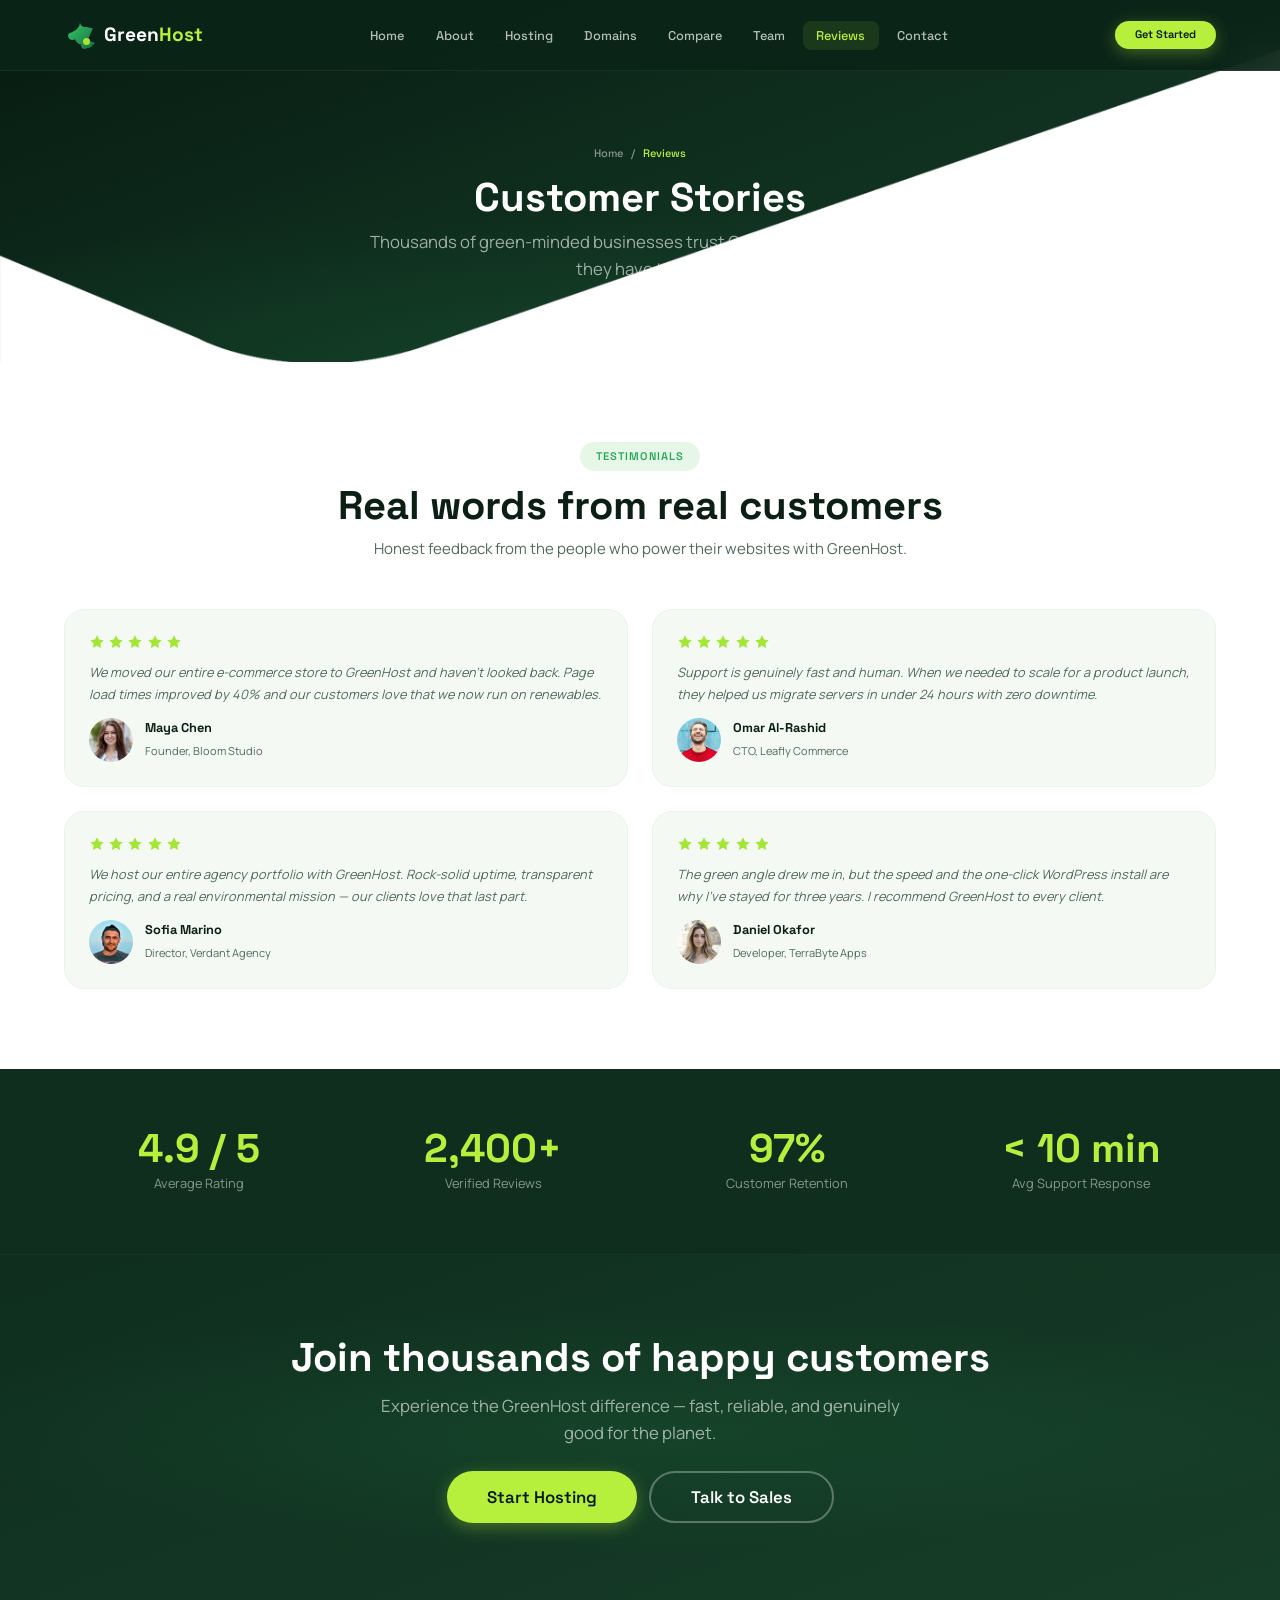
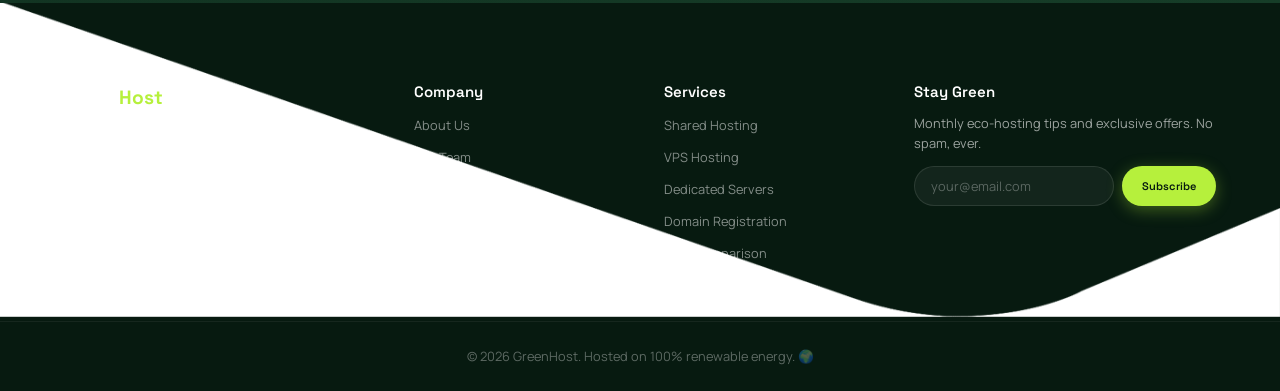
<file: testimonial.html>
<!DOCTYPE html>
<html lang="en">
<head>
  <meta charset="utf-8">
  <meta name="viewport" content="width=device-width, initial-scale=1.0">
  <title>Testimonials — GreenHost Eco Web Hosting</title>
  <meta name="description" content="Read real reviews from GreenHost customers. Thousands of businesses trust our carbon-neutral web hosting for speed, reliability and sustainability.">
  <meta name="keywords" content="GreenHost reviews, web hosting testimonials, eco hosting reviews, customer feedback, green hosting reviews">
  <link rel="icon" href="data:image/svg+xml,<svg xmlns=%22http://www.w3.org/2000/svg%22 viewBox=%220 0 100 100%22><text y=%22.9em%22 font-size=%2290%22>🌿</text></svg>">

  <link rel="preconnect" href="https://fonts.googleapis.com">
  <link rel="preconnect" href="https://fonts.gstatic.com" crossorigin>
  <link href="https://fonts.googleapis.com/css2?family=Space+Grotesk:wght@400;500;600;700&family=Manrope:wght@400;500;600;700;800&display=swap" rel="stylesheet">
  <link rel="stylesheet" href="assets/css/style.css">
</head>
<body>

  <!-- ===== Header ===== -->
  <header class="site-header" id="site-header">
    <div class="container nav-wrap">
      <a href="index.html" class="brand" aria-label="GreenHost home">
        <svg viewBox="0 0 32 32" fill="none" xmlns="http://www.w3.org/2000/svg" aria-hidden="true">
          <path d="M16 3C16 9 11 12 6 14C4.5 14.6 4 15.5 4 16.5C4 19 6 21 8.5 21C9.5 21 10.4 20.7 11.2 20.2C12 23 14 25 17 25.5C17 28.5 18.5 30 21 30C22 30 22.8 29.5 23.2 28.8C25 29.5 27 28.5 28 27L31 24L26 22C26 21 25.4 20 24.4 19.6C25 18.2 25.6 17 26 16C27 13 29 9.5 29 9.5C29 9.5 24 8 21 8C17.5 8 16 5 16 3Z" fill="url(#gh-leaf)"/>
          <circle cx="22.5" cy="22.5" r="3.5" fill="#a3e635"/>
          <defs>
            <linearGradient id="gh-leaf" x1="4" y1="3" x2="31" y2="30" gradientUnits="userSpaceOnUse">
              <stop stop-color="#34c76b"/>
              <stop offset="1" stop-color="#1a6e40"/>
            </linearGradient>
          </defs>
        </svg>
        <span class="brand-name">Green<span>Host</span></span>
      </a>
      <nav class="nav" aria-label="Primary navigation">
        <button class="nav-toggle" aria-expanded="false" aria-controls="nav-menu" aria-label="Toggle menu">
          <span></span><span></span><span></span>
        </button>
        <ul class="nav-links" id="nav-menu">
          <li><a class="nav-link" href="index.html">Home</a></li>
          <li><a class="nav-link" href="about.html">About</a></li>
          <li><a class="nav-link" href="hosting.html">Hosting</a></li>
          <li><a class="nav-link" href="domain.html">Domains</a></li>
          <li><a class="nav-link" href="comparison.html">Compare</a></li>
          <li><a class="nav-link" href="team.html">Team</a></li>
          <li><a class="nav-link" href="testimonial.html">Reviews</a></li>
          <li><a class="nav-link" href="contact.html">Contact</a></li>
        </ul>
      </nav>
      <a href="hosting.html" class="btn btn--lime btn--sm nav-cta">Get Started</a>
    </div>
  </header>

  <main>
    <!-- ===== Page Hero ===== -->
    <section class="page-hero">
      <img src="assets/img/bg-bottom-hero.png" class="page-hero__bg-bottom" alt="">
      <div class="container">
        <nav class="page-hero__breadcrumb" aria-label="Breadcrumb">
          <a href="index.html">Home</a> / <span>Reviews</span>
        </nav>
        <h1>Customer Stories</h1>
        <p>Thousands of green-minded businesses trust GreenHost. Here's what they have to say.</p>
      </div>
    </section>

    <!-- ===== Testimonials Grid ===== -->
    <section class="testimonials section reveal">
      <div class="container">
        <div class="section-header">
          <span class="section-header__label">Testimonials</span>
          <h2>Real words from real customers</h2>
          <p>Honest feedback from the people who power their websites with GreenHost.</p>
        </div>
        <div class="testimonials__grid">
          <article class="testimonial-card">
            <div class="testimonial-card__stars">
              <svg viewBox="0 0 24 24" fill="currentColor"><path d="M12 2l3.1 6.3 6.9 1-5 4.9 1.2 6.8L12 17.8 5.8 21l1.2-6.8-5-4.9 6.9-1z"/></svg>
              <svg viewBox="0 0 24 24" fill="currentColor"><path d="M12 2l3.1 6.3 6.9 1-5 4.9 1.2 6.8L12 17.8 5.8 21l1.2-6.8-5-4.9 6.9-1z"/></svg>
              <svg viewBox="0 0 24 24" fill="currentColor"><path d="M12 2l3.1 6.3 6.9 1-5 4.9 1.2 6.8L12 17.8 5.8 21l1.2-6.8-5-4.9 6.9-1z"/></svg>
              <svg viewBox="0 0 24 24" fill="currentColor"><path d="M12 2l3.1 6.3 6.9 1-5 4.9 1.2 6.8L12 17.8 5.8 21l1.2-6.8-5-4.9 6.9-1z"/></svg>
              <svg viewBox="0 0 24 24" fill="currentColor"><path d="M12 2l3.1 6.3 6.9 1-5 4.9 1.2 6.8L12 17.8 5.8 21l1.2-6.8-5-4.9 6.9-1z"/></svg>
            </div>
            <blockquote>We moved our entire e-commerce store to GreenHost and haven't looked back. Page load times improved by 40% and our customers love that we now run on renewables.</blockquote>
            <div class="testimonial-card__author">
              <img src="assets/img/testimonial-1.jpg" alt="Portrait of Maya Chen" width="44" height="44">
              <div>
                <strong>Maya Chen</strong>
                <span>Founder, Bloom Studio</span>
              </div>
            </div>
          </article>
          <article class="testimonial-card">
            <div class="testimonial-card__stars">
              <svg viewBox="0 0 24 24" fill="currentColor"><path d="M12 2l3.1 6.3 6.9 1-5 4.9 1.2 6.8L12 17.8 5.8 21l1.2-6.8-5-4.9 6.9-1z"/></svg>
              <svg viewBox="0 0 24 24" fill="currentColor"><path d="M12 2l3.1 6.3 6.9 1-5 4.9 1.2 6.8L12 17.8 5.8 21l1.2-6.8-5-4.9 6.9-1z"/></svg>
              <svg viewBox="0 0 24 24" fill="currentColor"><path d="M12 2l3.1 6.3 6.9 1-5 4.9 1.2 6.8L12 17.8 5.8 21l1.2-6.8-5-4.9 6.9-1z"/></svg>
              <svg viewBox="0 0 24 24" fill="currentColor"><path d="M12 2l3.1 6.3 6.9 1-5 4.9 1.2 6.8L12 17.8 5.8 21l1.2-6.8-5-4.9 6.9-1z"/></svg>
              <svg viewBox="0 0 24 24" fill="currentColor"><path d="M12 2l3.1 6.3 6.9 1-5 4.9 1.2 6.8L12 17.8 5.8 21l1.2-6.8-5-4.9 6.9-1z"/></svg>
            </div>
            <blockquote>Support is genuinely fast and human. When we needed to scale for a product launch, they helped us migrate servers in under 24 hours with zero downtime.</blockquote>
            <div class="testimonial-card__author">
              <img src="assets/img/testimonial-2.jpg" alt="Portrait of Omar Al-Rashid" width="44" height="44">
              <div>
                <strong>Omar Al-Rashid</strong>
                <span>CTO, Leafly Commerce</span>
              </div>
            </div>
          </article>
          <article class="testimonial-card">
            <div class="testimonial-card__stars">
              <svg viewBox="0 0 24 24" fill="currentColor"><path d="M12 2l3.1 6.3 6.9 1-5 4.9 1.2 6.8L12 17.8 5.8 21l1.2-6.8-5-4.9 6.9-1z"/></svg>
              <svg viewBox="0 0 24 24" fill="currentColor"><path d="M12 2l3.1 6.3 6.9 1-5 4.9 1.2 6.8L12 17.8 5.8 21l1.2-6.8-5-4.9 6.9-1z"/></svg>
              <svg viewBox="0 0 24 24" fill="currentColor"><path d="M12 2l3.1 6.3 6.9 1-5 4.9 1.2 6.8L12 17.8 5.8 21l1.2-6.8-5-4.9 6.9-1z"/></svg>
              <svg viewBox="0 0 24 24" fill="currentColor"><path d="M12 2l3.1 6.3 6.9 1-5 4.9 1.2 6.8L12 17.8 5.8 21l1.2-6.8-5-4.9 6.9-1z"/></svg>
              <svg viewBox="0 0 24 24" fill="currentColor"><path d="M12 2l3.1 6.3 6.9 1-5 4.9 1.2 6.8L12 17.8 5.8 21l1.2-6.8-5-4.9 6.9-1z"/></svg>
            </div>
            <blockquote>We host our entire agency portfolio with GreenHost. Rock-solid uptime, transparent pricing, and a real environmental mission — our clients love that last part.</blockquote>
            <div class="testimonial-card__author">
              <img src="assets/img/testimonial-3.jpg" alt="Portrait of Sofia Marino" width="44" height="44">
              <div>
                <strong>Sofia Marino</strong>
                <span>Director, Verdant Agency</span>
              </div>
            </div>
          </article>
          <article class="testimonial-card">
            <div class="testimonial-card__stars">
              <svg viewBox="0 0 24 24" fill="currentColor"><path d="M12 2l3.1 6.3 6.9 1-5 4.9 1.2 6.8L12 17.8 5.8 21l1.2-6.8-5-4.9 6.9-1z"/></svg>
              <svg viewBox="0 0 24 24" fill="currentColor"><path d="M12 2l3.1 6.3 6.9 1-5 4.9 1.2 6.8L12 17.8 5.8 21l1.2-6.8-5-4.9 6.9-1z"/></svg>
              <svg viewBox="0 0 24 24" fill="currentColor"><path d="M12 2l3.1 6.3 6.9 1-5 4.9 1.2 6.8L12 17.8 5.8 21l1.2-6.8-5-4.9 6.9-1z"/></svg>
              <svg viewBox="0 0 24 24" fill="currentColor"><path d="M12 2l3.1 6.3 6.9 1-5 4.9 1.2 6.8L12 17.8 5.8 21l1.2-6.8-5-4.9 6.9-1z"/></svg>
              <svg viewBox="0 0 24 24" fill="currentColor"><path d="M12 2l3.1 6.3 6.9 1-5 4.9 1.2 6.8L12 17.8 5.8 21l1.2-6.8-5-4.9 6.9-1z"/></svg>
            </div>
            <blockquote>The green angle drew me in, but the speed and the one-click WordPress install are why I've stayed for three years. I recommend GreenHost to every client.</blockquote>
            <div class="testimonial-card__author">
              <img src="assets/img/testimonial-4.jpg" alt="Portrait of Daniel Okafor" width="44" height="44">
              <div>
                <strong>Daniel Okafor</strong>
                <span>Developer, TerraByte Apps</span>
              </div>
            </div>
          </article>
        </div>
      </div>
    </section>

    <!-- ===== Stats Strip ===== -->
    <section class="ticker reveal" aria-label="GreenHost customer stats">
      <div class="container ticker__grid">
        <div class="ticker__item">
          <div class="ticker__num">4.9 / 5</div>
          <div class="ticker__label">Average Rating</div>
        </div>
        <div class="ticker__item">
          <div class="ticker__num">2,400+</div>
          <div class="ticker__label">Verified Reviews</div>
        </div>
        <div class="ticker__item">
          <div class="ticker__num">97%</div>
          <div class="ticker__label">Customer Retention</div>
        </div>
        <div class="ticker__item">
          <div class="ticker__num">&lt; 10 min</div>
          <div class="ticker__label">Avg Support Response</div>
        </div>
      </div>
    </section>

    <!-- ===== CTA ===== -->
    <section class="cta-banner reveal">
      <div class="container">
        <h2>Join thousands of happy customers</h2>
        <p>Experience the GreenHost difference — fast, reliable, and genuinely good for the planet.</p>
        <div class="cta-banner__actions">
          <a href="hosting.html" class="btn btn--lime btn--lg">Start Hosting</a>
          <a href="contact.html" class="btn btn--outline btn--lg">Talk to Sales</a>
        </div>
      </div>
    </section>
  </main>

  <!-- ===== Footer ===== -->
  <footer class="site-footer">
    <img src="assets/img/bg-bottom-footer.png" class="site-footer__bg" alt="">
    <div class="site-footer__top">
      <div class="container site-footer__grid">
        <div>
          <div class="site-footer__brand">Green<span>Host</span></div>
          <p class="site-footer__desc">Carbon-neutral web hosting powered by 100% renewable energy. Fast, secure and sustainable hosting for websites that care about the planet.</p>
          <div class="site-footer__social">
            <a href="#" aria-label="Twitter">
              <svg width="18" height="18" viewBox="0 0 24 24" fill="currentColor"><path d="M18.9 2h3.7l-8.1 9.3L24 22h-7.5l-5.9-7.7L4 22H.3l8.7-9.9L0 2h7.7l5.3 7 5.9-7zm-1.3 18h2L6.3 4H4.1l13.5 16z"/></svg>
            </a>
            <a href="#" aria-label="LinkedIn">
              <svg width="18" height="18" viewBox="0 0 24 24" fill="currentColor"><path d="M4.98 3.5C4.98 4.9 3.87 6 2.5 6S0 4.9 0 3.5 1.12 1 2.5 1s2.48 1.1 2.48 2.5zM.2 8h4.6v14.6H.2V8zm7.6 0h4.4v2h.1c.6-1.2 2.2-2.4 4.5-2.4 4.8 0 5.7 3.2 5.7 7.3v7.7h-4.6v-6.8c0-1.6 0-3.7-2.3-3.7s-2.6 1.8-2.6 3.6v6.9H7.8V8z"/></svg>
            </a>
            <a href="#" aria-label="Instagram">
              <svg width="18" height="18" viewBox="0 0 24 24" fill="currentColor"><path d="M12 2.2c3.2 0 3.6 0 4.8.1 1.2.1 1.8.2 2.2.4.6.2 1 .5 1.4.9.4.4.7.8.9 1.4.2.4.4 1 .4 2.2.1 1.2.1 1.6.1 4.8s0 3.6-.1 4.8c-.1 1.2-.2 1.8-.4 2.2-.2.6-.5 1-.9 1.4-.4.4-.8.7-1.4.9-.4.2-1 .4-2.2.4-1.2.1-1.6.1-4.8.1s-3.6 0-4.8-.1c-1.2-.1-1.8-.2-2.2-.4-.6-.2-1-.5-1.4-.9-.4-.4-.7-.8-.9-1.4-.2-.4-.4-1-.4-2.2C2.2 15.6 2.2 15.2 2.2 12s0-3.6.1-4.8c.1-1.2.2-1.8.4-2.2.2-.6.5-1 .9-1.4.4-.4.8-.7 1.4-.9.4-.2 1-.4 2.2-.4C8.4 2.2 8.8 2.2 12 2.2zm0 3.3a6.5 6.5 0 1 0 0 13 6.5 6.5 0 0 0 0-13zm0 10.7a4.2 4.2 0 1 1 0-8.4 4.2 4.2 0 0 1 0 8.4zm8.3-10.9a1.5 1.5 0 1 1-3 0 1.5 1.5 0 0 1 3 0z"/></svg>
            </a>
            <a href="#" aria-label="YouTube">
              <svg width="18" height="18" viewBox="0 0 24 24" fill="currentColor"><path d="M23.5 6.2c-.3-1-1.1-1.8-2.1-2.1C19.5 3.5 12 3.5 12 3.5s-7.5 0-9.4.6c-1 .3-1.8 1.1-2.1 2.1C0 8.1 0 12 0 12s0 3.9.5 5.8c.3 1 1.1 1.8 2.1 2.1 1.9.6 9.4.6 9.4.6s7.5 0 9.4-.6c1-.3 1.8-1.1 2.1-2.1.5-1.9.5-5.8.5-5.8s0-3.9-.5-5.8zM9.6 15.6V8.4l6.2 3.6-6.2 3.6z"/></svg>
            </a>
          </div>
        </div>
        <div>
          <h4>Company</h4>
          <ul class="site-footer__links">
            <li><a href="about.html">About Us</a></li>
            <li><a href="team.html">Our Team</a></li>
            <li><a href="testimonial.html">Testimonials</a></li>
            <li><a href="contact.html">Contact</a></li>
          </ul>
        </div>
        <div>
          <h4>Services</h4>
          <ul class="site-footer__links">
            <li><a href="hosting.html">Shared Hosting</a></li>
            <li><a href="hosting.html">VPS Hosting</a></li>
            <li><a href="hosting.html">Dedicated Servers</a></li>
            <li><a href="domain.html">Domain Registration</a></li>
            <li><a href="comparison.html">Plan Comparison</a></li>
          </ul>
        </div>
        <div class="site-footer__newsletter">
          <h4>Stay Green</h4>
          <p>Monthly eco-hosting tips and exclusive offers. No spam, ever.</p>
          <form class="site-footer__form" data-form>
            <input type="email" name="email" placeholder="your@email.com" aria-label="Email address" required>
            <button type="submit" class="btn btn--lime btn--sm">Subscribe</button>
            <span class="form-ok">You're on the list — welcome to the green side!</span>
            <span class="form-err">Please enter a valid email address.</span>
          </form>
        </div>
      </div>
    </div>
    <div class="site-footer__bottom">
      <div class="container">
        © <span data-year></span> GreenHost. Hosted on 100% renewable energy. 🌍
      </div>
    </div>
  </footer>

  <button class="back-to-top" aria-label="Back to top">
    <svg width="20" height="20" viewBox="0 0 24 24" fill="none" stroke="currentColor" stroke-width="2" stroke-linecap="round" stroke-linejoin="round"><path d="m18 15-6-6-6 6"/></svg>
  </button>

  <script src="assets/js/main.js"></script>
</body>
</html>
</file>
<file: assets/css/style.css>
/* ============================================
   GREENHOST — Eco Web Hosting HTML Template
   "Green hosting, rooted in the cloud."
   ============================================ */

/* ---- Import Fonts ---- */
@import url('https://fonts.googleapis.com/css2?family=Space+Grotesk:wght@400;500;600;700&family=Manrope:wght@400;500;600;700;800&display=swap');

/* ---- Design Tokens ---- */
:root {
  /* Colors — Forest & Leaf palette */
  --c-forest-950:  #071a10;
  --c-forest-900:  #0b2418;
  --c-forest-800:  #0f2e1e;
  --c-forest-700:  #163d28;
  --c-forest-600:  #1d5035;
  --c-leaf-700:    #1a6e40;
  --c-leaf-600:    #1f8a4a;
  --c-leaf-500:    #26a859;
  --c-leaf-400:    #34c76b;
  --c-lime-500:    #a3e635;
  --c-lime-400:    #b6f03c;
  --c-lime-300:    #ccf46a;
  --c-lime-200:    #ddf592;
  --c-mint-100:    #e6f6e7;
  --c-cream:       #f4f9f4;
  --c-ink:         #0b1f14;
  --c-slate:       #4f6a59;
  --c-slate-light: #7a917f;
  --c-white:       #ffffff;

  /* Typography */
  --font-display: 'Space Grotesk', system-ui, -apple-system, sans-serif;
  --font-body:    'Manrope', system-ui, -apple-system, sans-serif;

  --text-xs:    clamp(0.69rem, 0.7vw, 0.75rem);
  --text-sm:    clamp(0.8rem, 0.8vw, 0.875rem);
  --text-base:  clamp(0.94rem, 0.9vw, 1rem);
  --text-md:    clamp(1.05rem, 1.1vw, 1.125rem);
  --text-lg:    clamp(1.2rem, 1.5vw, 1.375rem);
  --text-xl:    clamp(1.5rem, 2.2vw, 1.875rem);
  --text-2xl:   clamp(1.8rem, 3.2vw, 2.5rem);
  --text-3xl:   clamp(2.2rem, 4.5vw, 3.5rem);
  --text-4xl:   clamp(2.6rem, 5.5vw, 4.5rem);

  --leading-tight:  1.15;
  --leading-normal: 1.6;
  --leading-relaxed:1.7;

  /* Spacing */
  --gap-xs:  0.375rem;
  --gap-sm:  0.75rem;
  --gap-md:  1.5rem;
  --gap-lg:  3rem;
  --gap-xl:  5rem;
  --gap-2xl: 7rem;

  /* Layout */
  --width-max: 1200px;
  --width-wide: 1400px;

  /* Radius */
  --radius-sm:  8px;
  --radius-md:  14px;
  --radius-lg:  20px;
  --radius-xl:  28px;
  --radius-full: 9999px;

  /* Shadows */
  --shadow-sm:  0 2px 8px rgba(7, 26, 16, .06);
  --shadow-md:  0 6px 24px rgba(7, 26, 16, .08);
  --shadow-lg:  0 12px 48px rgba(7, 26, 16, .1);
  --shadow-xl:  0 20px 60px rgba(7, 26, 16, .12);

  /* Transitions */
  --ease:        cubic-bezier(.4,0,.2,1);
  --ease-bounce: cubic-bezier(.34,1.56,.64,1);
  --duration:    0.3s;
  --duration-lg: 0.5s;
}

/* ---- Reset ---- */
*, *::before, *::after { box-sizing: border-box; margin: 0; padding: 0; }

html { scroll-behavior: smooth; -webkit-text-size-adjust: 100%; }

body {
  font-family: var(--font-body);
  font-size: var(--text-base);
  line-height: var(--leading-normal);
  color: var(--c-ink);
  background: var(--c-cream);
  overflow-x: hidden;
  min-height: 100vh;
}

img { max-width: 100%; height: auto; display: block; }
a   { text-decoration: none; color: inherit; transition: color var(--duration) var(--ease); }
ul, ol { list-style: none; }
button { cursor: pointer; border: none; background: none; font-family: inherit; font-size: inherit; }
input, textarea, select { font-family: inherit; font-size: inherit; outline: none; }

h1, h2, h3, h4, h5, h6 {
  font-family: var(--font-display);
  font-weight: 700;
  line-height: var(--leading-tight);
  color: var(--c-ink);
}

/* ---- Utilities ---- */
.container {
  width: 100%;
  max-width: var(--width-max);
  margin: 0 auto;
  padding: 0 var(--gap-md);
}

.container--wide {
  max-width: var(--width-wide);
}

.section {
  padding: var(--gap-xl) 0;
}

.section--sm {
  padding: var(--gap-lg) 0;
}

.sr-only {
  position: absolute; width: 1px; height: 1px; padding: 0; margin: -1px;
  overflow: hidden; clip: rect(0,0,0,0); border: 0;
}

/* ---- Section Header ---- */
.section-header {
  text-align: center;
  margin-bottom: var(--gap-lg);
}

.section-header__label {
  display: inline-block;
  font-family: var(--font-display);
  font-size: var(--text-xs);
  font-weight: 600;
  letter-spacing: 0.1em;
  text-transform: uppercase;
  color: var(--c-leaf-500);
  background: var(--c-mint-100);
  padding: 0.35rem 1rem;
  border-radius: var(--radius-full);
  margin-bottom: var(--gap-sm);
}

.section-header h2 {
  font-size: var(--text-2xl);
  margin-bottom: 0.5rem;
}

.section-header p {
  color: var(--c-slate);
  max-width: 600px;
  margin: 0 auto;
}

.section-header--left {
  text-align: left;
}

.section-header--left p {
  margin: 0;
}

/* ---- Buttons ---- */
.btn {
  display: inline-flex;
  align-items: center;
  gap: 0.5rem;
  font-family: var(--font-display);
  font-weight: 600;
  font-size: var(--text-sm);
  line-height: 1;
  padding: 0.8rem 1.75rem;
  border-radius: var(--radius-full);
  transition: all var(--duration) var(--ease);
  position: relative;
  overflow: hidden;
  text-decoration: none;
  white-space: nowrap;
}

.btn::before {
  content: '';
  position: absolute;
  inset: 0;
  background: rgba(255,255,255,.15);
  transform: translateX(-100%) skewX(-15deg);
  transition: transform .4s var(--ease);
}

.btn:hover::before {
  transform: translateX(100%) skewX(-15deg);
}

.btn--lime {
  background: var(--c-lime-400);
  color: var(--c-forest-950);
  box-shadow: 0 4px 16px rgba(166, 227, 53, .35);
}

.btn--lime:hover {
  background: var(--c-lime-300);
  box-shadow: 0 6px 24px rgba(166, 227, 53, .45);
  transform: translateY(-2px);
}

.btn--primary {
  background: var(--c-leaf-600);
  color: var(--c-white);
  box-shadow: 0 4px 16px rgba(31, 138, 74, .3);
}

.btn--primary:hover {
  background: var(--c-leaf-500);
  transform: translateY(-2px);
  box-shadow: 0 6px 24px rgba(31, 138, 74, .4);
}

.btn--outline {
  background: transparent;
  color: var(--c-white);
  border: 2px solid rgba(255,255,255,.3);
}

.btn--outline:hover {
  border-color: var(--c-white);
  background: rgba(255,255,255,.08);
  transform: translateY(-2px);
}

.btn--outline-forest {
  background: transparent;
  color: var(--c-leaf-600);
  border: 2px solid var(--c-leaf-600);
}

.btn--outline-forest:hover {
  background: var(--c-leaf-600);
  color: var(--c-white);
  transform: translateY(-2px);
}

.btn--sm {
  padding: 0.5rem 1.25rem;
  font-size: var(--text-xs);
}

.btn--lg {
  padding: 1rem 2.5rem;
  font-size: var(--text-md);
}

/* ---- Badge ---- */
.badge {
  display: inline-flex;
  align-items: center;
  gap: 0.4rem;
  font-family: var(--font-display);
  font-size: var(--text-xs);
  font-weight: 600;
  padding: 0.35rem 0.9rem;
  border-radius: var(--radius-full);
  line-height: 1;
}

.badge--lime {
  background: var(--c-lime-400);
  color: var(--c-forest-950);
}

.badge--green {
  background: rgba(31, 138, 74, .15);
  color: var(--c-leaf-600);
}

.badge--white {
  background: rgba(255,255,255,.12);
  color: var(--c-white);
}

/* ---- Header / Nav ---- */
.site-header {
  position: fixed;
  top: 0;
  left: 0;
  right: 0;
  z-index: 1000;
  background: rgba(11, 36, 24, .92);
  backdrop-filter: blur(16px);
  -webkit-backdrop-filter: blur(16px);
  border-bottom: 1px solid rgba(255,255,255,.06);
  transition: background var(--duration) var(--ease);
}

.site-header.scrolled {
  background: rgba(11, 36, 24, .98);
}

.nav-wrap {
  display: flex;
  align-items: center;
  gap: var(--gap-md);
  height: 70px;
}

.brand {
  display: flex;
  align-items: center;
  gap: 0.5rem;
  font-family: var(--font-display);
  font-weight: 700;
  font-size: var(--text-lg);
  color: var(--c-white);
  text-decoration: none;
  flex-shrink: 0;
}

.brand svg {
  width: 32px;
  height: 32px;
}

.brand-name span {
  color: var(--c-lime-400);
}

.nav {
  flex: 1;
  display: flex;
  justify-content: center;
}

.nav-links {
  display: flex;
  align-items: center;
  gap: 0.25rem;
}

.nav-link {
  font-family: var(--font-display);
  font-size: var(--text-sm);
  font-weight: 500;
  color: rgba(255,255,255,.7);
  padding: 0.4rem 0.85rem;
  border-radius: var(--radius-sm);
  transition: all var(--duration) var(--ease);
  text-decoration: none;
  position: relative;
}

.nav-link:hover {
  color: var(--c-white);
  background: rgba(255,255,255,.06);
}

.nav-link.active {
  color: var(--c-lime-400);
  background: rgba(166, 227, 53, .1);
}

.nav-cta {
  flex-shrink: 0;
}

/* Nav Toggle (burger) */
.nav-toggle {
  display: none;
  flex-direction: column;
  justify-content: center;
  align-items: center;
  width: 40px;
  height: 40px;
  background: rgba(255,255,255,.08);
  border-radius: var(--radius-sm);
  border: none;
  cursor: pointer;
  padding: 10px;
  gap: 5px;
  position: relative;
  z-index: 1001;
}

.nav-toggle span {
  display: block;
  width: 20px;
  height: 2px;
  background: var(--c-white);
  border-radius: 2px;
  transition: all var(--duration) var(--ease);
  transform-origin: center;
}

.nav-toggle.open span:nth-child(1) {
  transform: translateY(7px) rotate(45deg);
}

.nav-toggle.open span:nth-child(2) {
  opacity: 0;
}

.nav-toggle.open span:nth-child(3) {
  transform: translateY(-7px) rotate(-45deg);
}

/* ---- Hero ---- */
.hero {
  position: relative;
  min-height: 100vh;
  display: flex;
  align-items: center;
  overflow: hidden;
  background: linear-gradient(160deg, var(--c-forest-950) 0%, var(--c-forest-800) 40%, var(--c-forest-700) 100%);
}

.hero::before {
  content: '';
  position: absolute;
  inset: 0;
  background:
    radial-gradient(ellipse 80% 60% at 20% 20%, rgba(38, 168, 89, .15) 0%, transparent 70%),
    radial-gradient(ellipse 60% 50% at 80% 80%, rgba(166, 227, 53, .08) 0%, transparent 60%);
  pointer-events: none;
}

.hero__bg {
  position: absolute;
  inset: 0;
  overflow: hidden;
}

.hero__bg img {
  position: absolute;
  width: 100%;
  height: auto;
  opacity: 0;
  transition: opacity 1.2s var(--ease);
}

.hero__bg img.active {
  opacity: 1;
}

.hero__bg-bottom {
  position: absolute;
  bottom: -2px;
  left: 0;
  right: 0;
  width: 100%;
  height: auto;
  pointer-events: none;
  display: block;
}

.hero__content {
  position: relative;
  z-index: 2;
  display: grid;
  grid-template-columns: 1fr 1fr;
  gap: var(--gap-lg);
  align-items: center;
  width: 100%;
  max-width: var(--width-max);
  margin: 0 auto;
  padding: 100px var(--gap-md) 80px;
}

.hero__text .badge {
  margin-bottom: var(--gap-sm);
}

.hero__title {
  font-size: var(--text-3xl);
  font-weight: 700;
  color: var(--c-white);
  line-height: 1.1;
  margin-bottom: var(--gap-sm);
}

.hero__title span {
  background: linear-gradient(135deg, var(--c-lime-400), var(--c-leaf-400));
  -webkit-background-clip: text;
  -webkit-text-fill-color: transparent;
  background-clip: text;
}

.hero__sub {
  font-size: var(--text-md);
  color: rgba(255,255,255,.65);
  line-height: 1.7;
  margin-bottom: var(--gap-md);
  max-width: 540px;
}

.hero__actions {
  display: flex;
  flex-wrap: wrap;
  gap: var(--gap-sm);
  margin-bottom: var(--gap-lg);
}

.hero__trust {
  display: flex;
  align-items: center;
  gap: var(--gap-md);
  color: rgba(255,255,255,.5);
  font-size: var(--text-sm);
}

.hero__trust-stats {
  display: flex;
  gap: var(--gap-sm);
}

.hero__trust-stat {
  display: flex;
  align-items: center;
  gap: 0.3rem;
  font-family: var(--font-display);
  font-weight: 600;
  font-size: var(--text-sm);
  color: rgba(255,255,255,.8);
}

.hero__trust-stat svg {
  width: 16px;
  height: 16px;
  flex-shrink: 0;
}

/* Hero Visual */
.hero__visual {
  display: flex;
  justify-content: center;
  align-items: center;
  position: relative;
}

.hero__visual-card {
  position: relative;
  width: 100%;
  max-width: 450px;
  border-radius: var(--radius-xl);
  overflow: hidden;
  box-shadow: 0 30px 80px rgba(0,0,0,.3);
}

.hero__visual-card img {
  width: 100%;
  height: auto;
  display: block;
}

.hero__visual-card::before {
  content: '';
  position: absolute;
  inset: -2px;
  border-radius: var(--radius-xl);
  background: linear-gradient(135deg, var(--c-lime-400), transparent, var(--c-leaf-400));
  z-index: -1;
  opacity: 0.6;
}

.hero__visual-chip {
  position: absolute;
  display: flex;
  align-items: center;
  gap: 0.4rem;
  font-family: var(--font-display);
  font-size: var(--text-xs);
  font-weight: 600;
  padding: 0.5rem 1rem;
  border-radius: var(--radius-full);
  background: rgba(11, 36, 24, .85);
  backdrop-filter: blur(8px);
  color: var(--c-white);
  border: 1px solid rgba(255,255,255,.08);
  white-space: nowrap;
  animation: float 4s var(--ease) infinite;
}

.hero__visual-chip--uptime {
  top: 10%;
  right: -8%;
  animation-delay: 0s;
}

.hero__visual-chip--green {
  bottom: 18%;
  left: -10%;
  animation-delay: 1.5s;
}

.hero__visual-chip--speed {
  bottom: 5%;
  right: 5%;
  animation-delay: 0.8s;
  display: none;
}

@keyframes float {
  0%, 100% { transform: translateY(0); }
  50% { transform: translateY(-6px); }
}

/* Hero Decorative Floating Shapes */
.hero__shape {
  position: absolute;
  opacity: 0.12;
  pointer-events: none;
  z-index: 1;
}

.hero__shape--1 {
  top: 15%;
  left: 5%;
  width: 100px;
  animation: float 7s var(--ease) infinite;
}

.hero__shape--2 {
  bottom: 20%;
  right: 3%;
  width: 80px;
  animation: float 5s var(--ease) infinite 1s;
}

/* ---- Page Hero (inner pages) ---- */
.page-hero {
  position: relative;
  padding: 140px 0 80px;
  background: linear-gradient(160deg, var(--c-forest-950) 0%, var(--c-forest-800) 50%, var(--c-forest-700) 100%);
  overflow: hidden;
  text-align: center;
}

.page-hero::before {
  content: '';
  position: absolute;
  inset: 0;
  background: radial-gradient(ellipse 100% 60% at 50% 100%, rgba(38, 168, 89, .12) 0%, transparent 70%);
  pointer-events: none;
}

.page-hero__bg-bottom {
  position: absolute;
  bottom: -2px;
  left: 0;
  right: 0;
  width: 100%;
  height: auto;
  pointer-events: none;
}

.page-hero .container {
  position: relative;
  z-index: 2;
}

.page-hero__breadcrumb {
  display: inline-flex;
  align-items: center;
  gap: 0.5rem;
  font-family: var(--font-display);
  font-size: var(--text-xs);
  font-weight: 500;
  color: rgba(255,255,255,.5);
  margin-bottom: var(--gap-sm);
}

.page-hero__breadcrumb a {
  color: rgba(255,255,255,.5);
  transition: color var(--duration) var(--ease);
}

.page-hero__breadcrumb a:hover {
  color: var(--c-lime-400);
}

.page-hero__breadcrumb span {
  color: var(--c-lime-400);
}

.page-hero h1 {
  font-size: var(--text-2xl);
  color: var(--c-white);
  margin-bottom: 0.5rem;
}

.page-hero p {
  color: rgba(255,255,255,.6);
  max-width: 560px;
  margin: 0 auto;
  font-size: var(--text-md);
}

/* ---- Ticker / Stats Strip ---- */
.ticker {
  background: var(--c-forest-800);
  padding: var(--gap-lg) 0;
  border-bottom: 1px solid rgba(255,255,255,.04);
}

.ticker__grid {
  display: grid;
  grid-template-columns: repeat(4, 1fr);
  gap: var(--gap-md);
}

.ticker__item {
  text-align: center;
  padding: var(--gap-sm);
}

.ticker__num {
  font-family: var(--font-display);
  font-size: var(--text-2xl);
  font-weight: 700;
  color: var(--c-lime-400);
  line-height: 1;
  margin-bottom: 0.25rem;
}

.ticker__label {
  font-size: var(--text-sm);
  color: rgba(255,255,255,.5);
}

/* ---- Domain Search ---- */
.domain-search {
  position: relative;
  padding: var(--gap-xl) 0;
  overflow: hidden;
}

.domain-search__bg {
  position: absolute;
  inset: 0;
  overflow: hidden;
}

.domain-search__bg img {
  position: absolute;
  width: 100%;
  height: 100%;
  object-fit: cover;
  opacity: 0.08;
}

.domain-search .container {
  position: relative;
  z-index: 2;
}

.domain-search__box {
  background: linear-gradient(135deg, var(--c-forest-800), var(--c-forest-700));
  border-radius: var(--radius-xl);
  padding: var(--gap-lg) var(--gap-md);
  text-align: center;
  border: 1px solid rgba(255,255,255,.06);
  box-shadow: var(--shadow-lg);
}

.domain-search__box h2 {
  font-size: var(--text-xl);
  color: var(--c-white);
  margin-bottom: 0.5rem;
}

.domain-search__box p {
  color: rgba(255,255,255,.6);
  margin-bottom: var(--gap-md);
}

.domain-search__form {
  display: flex;
  max-width: 560px;
  margin: 0 auto var(--gap-md);
  gap: var(--gap-sm);
}

.domain-search__form input {
  flex: 1;
  padding: 0.85rem 1.25rem;
  border-radius: var(--radius-full);
  border: 1px solid rgba(255,255,255,.12);
  background: rgba(0,0,0,.25);
  color: var(--c-white);
  font-size: var(--text-base);
}

.domain-search__form input::placeholder {
  color: rgba(255,255,255,.35);
}

.domain-search__form input:focus {
  border-color: var(--c-lime-400);
  box-shadow: 0 0 0 3px rgba(166, 227, 53, .15);
}

.domain-search__prices {
  display: flex;
  justify-content: center;
  flex-wrap: wrap;
  gap: var(--gap-sm) var(--gap-md);
  font-size: var(--text-sm);
  color: rgba(255,255,255,.6);
}

.domain-search__prices strong {
  color: var(--c-lime-400);
  font-weight: 600;
}

/* ---- Features Grid ---- */
.features {
  background: var(--c-cream);
}

.features__grid {
  display: grid;
  grid-template-columns: repeat(3, 1fr);
  gap: var(--gap-md);
}

.feature-card {
  background: var(--c-white);
  border-radius: var(--radius-lg);
  padding: var(--gap-md);
  transition: all var(--duration-lg) var(--ease);
  border: 1px solid transparent;
  position: relative;
  overflow: hidden;
}

.feature-card::after {
  content: '';
  position: absolute;
  bottom: 0;
  left: 0;
  right: 0;
  height: 3px;
  background: linear-gradient(90deg, var(--c-leaf-500), var(--c-lime-400));
  transform: scaleX(0);
  transform-origin: left;
  transition: transform var(--duration-lg) var(--ease);
}

.feature-card:hover {
  border-color: var(--c-mint-100);
  box-shadow: var(--shadow-lg);
  transform: translateY(-4px);
}

.feature-card:hover::after {
  transform: scaleX(1);
}

.feature-card__icon {
  width: 48px;
  height: 48px;
  display: flex;
  align-items: center;
  justify-content: center;
  border-radius: var(--radius-md);
  margin-bottom: var(--gap-sm);
  color: var(--c-leaf-600);
  background: var(--c-mint-100);
}

.feature-card h3 {
  font-size: var(--text-md);
  margin-bottom: 0.35rem;
}

.feature-card p {
  font-size: var(--text-sm);
  color: var(--c-slate);
  line-height: 1.65;
}

/* ---- Plans / Pricing ---- */
.plans {
  background: var(--c-cream);
}

.plans__toggle {
  display: inline-flex;
  background: var(--c-white);
  border-radius: var(--radius-full);
  padding: 4px;
  margin-bottom: var(--gap-lg);
  box-shadow: var(--shadow-sm);
  border: 1px solid var(--c-mint-100);
}

.plans__toggle-btn {
  padding: 0.6rem 1.5rem;
  border-radius: var(--radius-full);
  font-family: var(--font-display);
  font-size: var(--text-sm);
  font-weight: 600;
  color: var(--c-slate);
  transition: all var(--duration) var(--ease);
  background: transparent;
  border: none;
  cursor: pointer;
}

.plans__toggle-btn.active {
  background: var(--c-leaf-600);
  color: var(--c-white);
  box-shadow: 0 2px 8px rgba(31, 138, 74, .25);
}

.plans__grid {
  display: grid;
  grid-template-columns: repeat(3, 1fr);
  gap: var(--gap-md);
  align-items: start;
}

.plan-card {
  background: var(--c-white);
  border-radius: var(--radius-lg);
  padding: var(--gap-md);
  border: 1px solid var(--c-mint-100);
  transition: all var(--duration-lg) var(--ease);
  position: relative;
  overflow: hidden;
}

.plan-card:hover {
  box-shadow: var(--shadow-lg);
  transform: translateY(-4px);
}

.plan-card--popular {
  border-color: var(--c-leaf-500);
  box-shadow: 0 8px 32px rgba(31, 138, 74, .15);
  transform: scale(1.03);
}

.plan-card--popular:hover {
  transform: scale(1.03) translateY(-4px);
}

.plan-card__badge {
  position: absolute;
  top: var(--gap-sm);
  right: var(--gap-sm);
}

.plan-card__name {
  font-family: var(--font-display);
  font-size: var(--text-lg);
  font-weight: 700;
  margin-bottom: var(--gap-xs);
}

.plan-card__desc {
  font-size: var(--text-sm);
  color: var(--c-slate);
  margin-bottom: var(--gap-sm);
}

.plan-card__price {
  margin-bottom: var(--gap-md);
  padding-bottom: var(--gap-md);
  border-bottom: 1px solid var(--c-mint-100);
}

.plan-card__price .currency {
  font-family: var(--font-display);
  font-size: var(--text-xl);
  font-weight: 700;
  vertical-align: top;
  line-height: 1;
}

.plan-card__price .amount {
  font-family: var(--font-display);
  font-size: var(--text-3xl);
  font-weight: 800;
  color: var(--c-ink);
  line-height: 1;
}

.plan-card__price .period {
  font-size: var(--text-sm);
  color: var(--c-slate);
}

.plan-card__features {
  margin-bottom: var(--gap-md);
}

.plan-card__features li {
  display: flex;
  align-items: center;
  gap: 0.5rem;
  font-size: var(--text-sm);
  padding: 0.5rem 0;
  color: var(--c-ink);
  border-bottom: 1px solid var(--c-mint-100);
}

.plan-card__features li:last-child {
  border-bottom: none;
}

.plan-card__features li svg {
  width: 16px;
  height: 16px;
  flex-shrink: 0;
  color: var(--c-leaf-500);
}

/* ---- About Teaser (Home) ---- */
.about-teaser {
  background: var(--c-white);
}

.about-teaser__grid {
  display: grid;
  grid-template-columns: 1fr 1fr;
  gap: var(--gap-xl);
  align-items: center;
}

.about-teaser__image {
  position: relative;
}

.about-teaser__image img {
  width: 100%;
  height: auto;
  border-radius: var(--radius-lg);
  box-shadow: var(--shadow-lg);
}

.about-teaser__image .deco-shape {
  position: absolute;
  width: 120px;
  opacity: 0.08;
  pointer-events: none;
}

.about-teaser__image .deco-shape--1 {
  top: -20px;
  right: -20px;
  width: 80px;
}

.about-teaser__image .deco-shape--2 {
  bottom: -20px;
  left: -20px;
}

.about-teaser__list {
  margin: var(--gap-sm) 0 var(--gap-md);
}

.about-teaser__list li {
  display: flex;
  align-items: flex-start;
  gap: 0.75rem;
  padding: 0.5rem 0;
  font-size: var(--text-sm);
  color: var(--c-slate);
}

.about-teaser__list li svg {
  width: 20px;
  height: 20px;
  flex-shrink: 0;
  margin-top: 2px;
  color: var(--c-leaf-500);
}

/* ---- Steps / How it Works ---- */
.steps {
  background: var(--c-cream);
}

.steps__grid {
  display: grid;
  grid-template-columns: repeat(3, 1fr);
  gap: var(--gap-md);
  counter-reset: step;
}

.step-card {
  text-align: center;
  padding: var(--gap-md);
  position: relative;
}

.step-card__num {
  font-family: var(--font-display);
  font-size: var(--text-3xl);
  font-weight: 800;
  color: var(--c-leaf-200);
  background: linear-gradient(135deg, var(--c-mint-100), transparent);
  -webkit-background-clip: text;
  -webkit-text-fill-color: transparent;
  background-clip: text;
  line-height: 1;
  margin-bottom: var(--gap-sm);
  opacity: 0.5;
}

.step-card h3 {
  font-size: var(--text-md);
  margin-bottom: 0.35rem;
}

.step-card p {
  font-size: var(--text-sm);
  color: var(--c-slate);
}

/* ---- Testimonials ---- */
.testimonials {
  background: var(--c-white);
}

.testimonials__grid {
  display: grid;
  grid-template-columns: repeat(2, 1fr);
  gap: var(--gap-md);
}

.testimonial-card {
  background: var(--c-cream);
  border-radius: var(--radius-lg);
  padding: var(--gap-md);
  transition: all var(--duration-lg) var(--ease);
  border: 1px solid var(--c-mint-100);
}

.testimonial-card:hover {
  box-shadow: var(--shadow-md);
  transform: translateY(-3px);
}

.testimonial-card__stars {
  display: flex;
  gap: 0.2rem;
  margin-bottom: var(--gap-sm);
}

.testimonial-card__stars svg {
  width: 16px;
  height: 16px;
  color: var(--c-lime-500);
  fill: var(--c-lime-500);
}

.testimonial-card blockquote {
  font-size: var(--text-sm);
  color: var(--c-slate);
  line-height: 1.7;
  margin-bottom: var(--gap-sm);
  font-style: italic;
}

.testimonial-card__author {
  display: flex;
  align-items: center;
  gap: var(--gap-sm);
}

.testimonial-card__author img {
  width: 44px;
  height: 44px;
  border-radius: 50%;
  object-fit: cover;
}

.testimonial-card__author strong {
  font-family: var(--font-display);
  font-size: var(--text-sm);
  display: block;
}

.testimonial-card__author span {
  font-size: var(--text-xs);
  color: var(--c-slate);
}

/* ---- CTA Banner ---- */
.cta-banner {
  position: relative;
  padding: var(--gap-xl) 0;
  background: linear-gradient(160deg, var(--c-forest-800), var(--c-forest-700));
  overflow: hidden;
  text-align: center;
}

.cta-banner::before {
  content: '';
  position: absolute;
  inset: 0;
  background: radial-gradient(ellipse 80% 50% at 50% 50%, rgba(38, 168, 89, .12) 0%, transparent 70%);
  pointer-events: none;
}

.cta-banner .container {
  position: relative;
  z-index: 2;
}

.cta-banner h2 {
  font-size: var(--text-2xl);
  color: var(--c-white);
  margin-bottom: var(--gap-sm);
}

.cta-banner p {
  color: rgba(255,255,255,.6);
  max-width: 560px;
  margin: 0 auto var(--gap-md);
  font-size: var(--text-md);
}

.cta-banner__actions {
  display: flex;
  justify-content: center;
  gap: var(--gap-sm);
  flex-wrap: wrap;
}

/* ---- Footer ---- */
.site-footer {
  position: relative;
  background: var(--c-forest-950);
  color: rgba(255,255,255,.6);
  overflow: hidden;
}

.site-footer__bg {
  position: absolute;
  top: -2px;
  left: 0;
  right: 0;
  width: 100%;
  height: auto;
  pointer-events: none;
  transform: rotate(180deg);
}

.site-footer__top {
  padding: var(--gap-xl) 0 var(--gap-lg);
  position: relative;
  z-index: 2;
}

.site-footer__grid {
  display: grid;
  grid-template-columns: 1.5fr 1fr 1fr 1.5fr;
  gap: var(--gap-lg);
}

.site-footer__brand {
  font-family: var(--font-display);
  font-weight: 700;
  font-size: var(--text-lg);
  color: var(--c-white);
  margin-bottom: var(--gap-sm);
}

.site-footer__brand span {
  color: var(--c-lime-400);
}

.site-footer__desc {
  font-size: var(--text-sm);
  line-height: 1.7;
  margin-bottom: var(--gap-sm);
}

.site-footer__social {
  display: flex;
  gap: var(--gap-sm);
}

.site-footer__social a {
  display: flex;
  align-items: center;
  justify-content: center;
  width: 40px;
  height: 40px;
  border-radius: var(--radius-sm);
  background: rgba(255,255,255,.06);
  color: rgba(255,255,255,.5);
  transition: all var(--duration) var(--ease);
}

.site-footer__social a:hover {
  background: var(--c-lime-400);
  color: var(--c-forest-950);
  transform: translateY(-2px);
}

.site-footer h4 {
  font-family: var(--font-display);
  font-size: var(--text-base);
  font-weight: 600;
  color: var(--c-white);
  margin-bottom: var(--gap-sm);
}

.site-footer__links li {
  margin-bottom: 0.5rem;
}

.site-footer__links a {
  font-size: var(--text-sm);
  color: rgba(255,255,255,.5);
  transition: all var(--duration) var(--ease);
}

.site-footer__links a:hover {
  color: var(--c-lime-400);
  padding-left: 4px;
}

.site-footer__newsletter p {
  font-size: var(--text-sm);
  margin-bottom: var(--gap-sm);
}

.site-footer__form {
  display: flex;
  gap: 0.5rem;
}

.site-footer__form input {
  flex: 1;
  padding: 0.65rem 1rem;
  border-radius: var(--radius-full);
  border: 1px solid rgba(255,255,255,.1);
  background: rgba(255,255,255,.05);
  color: var(--c-white);
  font-size: var(--text-sm);
}

.site-footer__form input::placeholder {
  color: rgba(255,255,255,.3);
}

.site-footer__form input:focus {
  border-color: var(--c-lime-400);
  box-shadow: 0 0 0 3px rgba(166, 227, 53, .1);
}

.form-ok {
  display: none;
  font-size: var(--text-sm);
  color: var(--c-lime-400);
  margin-top: 0.5rem;
}

.form-ok.show { display: block; }

.form-err {
  display: none;
  font-size: var(--text-sm);
  color: #f87171;
  margin-top: 0.5rem;
}

.form-err.show { display: block; }

.site-footer__bottom {
  border-top: 1px solid rgba(255,255,255,.06);
  padding: var(--gap-md) 0;
  text-align: center;
  font-size: var(--text-sm);
  color: rgba(255,255,255,.35);
  position: relative;
  z-index: 2;
}

.site-footer__bottom a {
  color: var(--c-lime-400);
}

/* ---- Back to Top ---- */
.back-to-top {
  position: fixed;
  bottom: 2rem;
  right: 2rem;
  z-index: 999;
  width: 44px;
  height: 44px;
  border-radius: 50%;
  background: var(--c-leaf-600);
  color: var(--c-white);
  display: flex;
  align-items: center;
  justify-content: center;
  box-shadow: var(--shadow-lg);
  opacity: 0;
  visibility: hidden;
  transform: translateY(20px);
  transition: all var(--duration) var(--ease);
  border: none;
  cursor: pointer;
}

.back-to-top.show {
  opacity: 1;
  visibility: visible;
  transform: translateY(0);
}

.back-to-top:hover {
  background: var(--c-leaf-500);
  transform: translateY(-3px);
}

/* ---- Team Grid ---- */
.team__grid {
  display: grid;
  grid-template-columns: repeat(4, 1fr);
  gap: var(--gap-md);
}

.team-card {
  background: var(--c-white);
  border-radius: var(--radius-lg);
  overflow: hidden;
  transition: all var(--duration-lg) var(--ease);
  border: 1px solid var(--c-mint-100);
  text-align: center;
}

.team-card:hover {
  box-shadow: var(--shadow-lg);
  transform: translateY(-4px);
}

.team-card__img {
  width: 100%;
  aspect-ratio: 1;
  object-fit: cover;
}

.team-card__body {
  padding: var(--gap-sm);
}

.team-card__body h3 {
  font-size: var(--text-base);
  margin-bottom: 0.2rem;
}

.team-card__body p {
  font-size: var(--text-sm);
  color: var(--c-slate);
  margin-bottom: var(--gap-sm);
}

.team-card__social {
  display: flex;
  justify-content: center;
  gap: 0.5rem;
}

.team-card__social a {
  width: 32px;
  height: 32px;
  display: flex;
  align-items: center;
  justify-content: center;
  border-radius: 50%;
  background: var(--c-mint-100);
  color: var(--c-leaf-600);
  font-size: var(--text-xs);
  transition: all var(--duration) var(--ease);
}

.team-card__social a:hover {
  background: var(--c-leaf-600);
  color: var(--c-white);
}

/* ---- Comparison Table ---- */
.comparison {
  overflow-x: auto;
}

.comparison table {
  width: 100%;
  border-collapse: separate;
  border-spacing: 0;
  min-width: 600px;
}

.comparison thead th {
  font-family: var(--font-display);
  font-size: var(--text-sm);
  font-weight: 600;
  text-align: left;
  padding: 1rem;
  background: var(--c-forest-800);
  color: var(--c-white);
  border-bottom: 2px solid rgba(255,255,255,.08);
}

.comparison thead th:first-child {
  border-radius: var(--radius-lg) 0 0 0;
}

.comparison thead th:last-child {
  border-radius: 0 var(--radius-lg) 0 0;
}

.comparison thead th.popular {
  background: var(--c-leaf-600);
}

.comparison tbody td {
  padding: 0.85rem 1rem;
  font-size: var(--text-sm);
  border-bottom: 1px solid var(--c-mint-100);
  vertical-align: middle;
}

.comparison tbody tr:last-child td {
  border-bottom: none;
}

.comparison tbody tr:hover td {
  background: var(--c-mint-100);
}

.comparison tbody td:first-child {
  font-weight: 600;
  font-family: var(--font-display);
}

.comparison .check {
  color: var(--c-leaf-500);
}

.comparison .cross {
  color: #f87171;
}

/* ---- Contact ---- */
.contact__grid {
  display: grid;
  grid-template-columns: 1fr 1fr;
  gap: var(--gap-lg);
}

.contact__info {
  display: grid;
  grid-template-columns: 1fr 1fr;
  gap: var(--gap-sm);
}

.contact__info-card {
  background: var(--c-white);
  border-radius: var(--radius-lg);
  padding: var(--gap-md);
  border: 1px solid var(--c-mint-100);
  text-align: center;
  transition: all var(--duration) var(--ease);
}

.contact__info-card:hover {
  box-shadow: var(--shadow-md);
  transform: translateY(-3px);
}

.contact__info-card__icon {
  width: 48px;
  height: 48px;
  margin: 0 auto var(--gap-sm);
  display: flex;
  align-items: center;
  justify-content: center;
  border-radius: var(--radius-md);
  background: var(--c-mint-100);
  color: var(--c-leaf-600);
}

.contact__info-card h3 {
  font-size: var(--text-sm);
  margin-bottom: 0.25rem;
}

.contact__info-card p {
  font-size: var(--text-xs);
  color: var(--c-slate);
}

.contact__form {
  background: var(--c-white);
  border-radius: var(--radius-lg);
  padding: var(--gap-md);
  border: 1px solid var(--c-mint-100);
}

.contact__form h2 {
  font-size: var(--text-lg);
  margin-bottom: var(--gap-sm);
}

.contact__form .form-group {
  margin-bottom: var(--gap-sm);
}

.contact__form label {
  display: block;
  font-family: var(--font-display);
  font-size: var(--text-sm);
  font-weight: 600;
  margin-bottom: 0.3rem;
}

.contact__form input,
.contact__form textarea,
.contact__form select {
  width: 100%;
  padding: 0.75rem 1rem;
  border-radius: var(--radius-sm);
  border: 1px solid var(--c-mint-100);
  background: var(--c-cream);
  font-size: var(--text-sm);
  transition: all var(--duration) var(--ease);
}

.contact__form input:focus,
.contact__form textarea:focus {
  border-color: var(--c-leaf-500);
  box-shadow: 0 0 0 3px rgba(31, 138, 74, .1);
  background: var(--c-white);
}

.contact__form textarea {
  min-height: 120px;
  resize: vertical;
}

.contact {
  background: var(--c-white);
}

.contact__form-wrapper {
  display: flex;
  flex-direction: column;
}

.contact__form-wrapper .contact__form {
  flex: 1;
}

.contact__form-row {
  display: grid;
  grid-template-columns: 1fr 1fr;
  gap: var(--gap-sm);
}

.contact__info-card .contact__info-note {
  color: var(--c-slate-light);
  margin-top: 0.35rem;
  line-height: 1.5;
}

/* ---- FAQ ---- */
.faq {
  max-width: 800px;
  margin: 0 auto;
}

.faq details {
  background: var(--c-white);
  border-radius: var(--radius-md);
  margin-bottom: var(--gap-sm);
  border: 1px solid var(--c-mint-100);
  overflow: hidden;
  transition: all var(--duration) var(--ease);
}

.faq details[open] {
  border-color: var(--c-leaf-500);
  box-shadow: var(--shadow-sm);
}

.faq summary {
  display: flex;
  align-items: center;
  justify-content: space-between;
  padding: 1rem 1.25rem;
  font-family: var(--font-display);
  font-weight: 600;
  font-size: var(--text-sm);
  cursor: pointer;
  list-style: none;
  user-select: none;
}

.faq summary::-webkit-details-marker {
  display: none;
}

.faq summary::after {
  content: '+';
  font-size: 1.2rem;
  font-weight: 400;
  color: var(--c-leaf-500);
  transition: transform var(--duration) var(--ease);
}

.faq details[open] summary::after {
  transform: rotate(45deg);
}

.faq details p {
  padding: 0 1.25rem 1rem;
  font-size: var(--text-sm);
  color: var(--c-slate);
  line-height: 1.7;
}

.faq__list {
  display: flex;
  flex-direction: column;
  gap: var(--gap-sm);
}

.faq__list details {
  margin-bottom: 0;
}

/* ---- Domain Table ---- */
.domain-table {
  width: 100%;
  border-collapse: separate;
  border-spacing: 0;
}

.domain-table thead th {
  font-family: var(--font-display);
  font-size: var(--text-sm);
  font-weight: 600;
  text-align: left;
  padding: 0.85rem 1rem;
  background: var(--c-forest-800);
  color: var(--c-white);
}

.domain-table thead th:first-child {
  border-radius: var(--radius-lg) 0 0 0;
}

.domain-table thead th:last-child {
  border-radius: 0 var(--radius-lg) 0 0;
}

.domain-table tbody td {
  padding: 0.75rem 1rem;
  font-size: var(--text-sm);
  border-bottom: 1px solid var(--c-mint-100);
  vertical-align: middle;
}

.domain-table tbody tr:hover td {
  background: var(--c-mint-100);
}

.domain-table .tld {
  font-family: var(--font-display);
  font-weight: 700;
  font-size: var(--text-base);
}

.domain-table .price {
  font-weight: 600;
  color: var(--c-leaf-600);
}

/* ---- Reveal Animations ---- */
.reveal {
  opacity: 0;
  transform: translateY(40px);
  transition: opacity 0.7s var(--ease), transform 0.7s var(--ease);
}

.reveal.visible {
  opacity: 1;
  transform: translateY(0);
}

.reveal-left {
  opacity: 0;
  transform: translateX(-40px);
  transition: opacity 0.7s var(--ease), transform 0.7s var(--ease);
}

.reveal-left.visible {
  opacity: 1;
  transform: translateX(0);
}

.reveal-right {
  opacity: 0;
  transform: translateX(40px);
  transition: opacity 0.7s var(--ease), transform 0.7s var(--ease);
}

.reveal-right.visible {
  opacity: 1;
  transform: translateX(0);
}

/* ---- Responsive ---- */
@media (max-width: 980px) {
  .nav { justify-content: flex-end; }
  .nav-links {
    position: fixed;
    top: 0;
    right: -100%;
    width: 300px;
    height: 100vh;
    background: var(--c-forest-900);
    flex-direction: column;
    padding: 90px var(--gap-md) var(--gap-md);
    gap: 0;
    transition: right var(--duration-lg) var(--ease);
    align-items: stretch;
    box-shadow: -10px 0 40px rgba(0,0,0,.3);
    z-index: 1000;
  }
  .nav-links.open {
    right: 0;
  }
  .nav-link {
    font-size: var(--text-base);
    padding: 0.85rem 1rem;
    border-radius: var(--radius-sm);
    color: rgba(255,255,255,.7);
  }
  .nav-cta { display: none; }
  .nav-toggle { display: flex; }

  .hero__content {
    grid-template-columns: 1fr;
    text-align: center;
    padding-bottom: 60px;
  }
  .hero__sub { margin: 0 auto var(--gap-md); }
  .hero__actions { justify-content: center; }
  .hero__trust { justify-content: center; flex-wrap: wrap; }
  .hero__visual { display: none; }
  .hero__shape { display: none; }

  .ticker__grid { grid-template-columns: repeat(2, 1fr); gap: var(--gap-sm); }

  .features__grid { grid-template-columns: repeat(2, 1fr); }
  .plans__grid { grid-template-columns: 1fr; gap: var(--gap-md); }
  .plan-card--popular { transform: none; }
  .plan-card--popular:hover { transform: translateY(-4px); }
  .about-teaser__grid { grid-template-columns: 1fr; gap: var(--gap-lg); }
  .steps__grid { grid-template-columns: 1fr; }
  .testimonials__grid { grid-template-columns: 1fr; }
  .team__grid { grid-template-columns: repeat(2, 1fr); }
  .contact__grid { grid-template-columns: 1fr; }
  .contact__info { grid-template-columns: 1fr; }
  .site-footer__grid { grid-template-columns: repeat(2, 1fr); }
}

@media (max-width: 720px) {
  .section { padding: var(--gap-lg) 0; }
  .page-hero { padding: 110px 0 60px; }
  .hero { min-height: 90vh; }
  .hero__content { padding: 90px var(--gap-md) 50px; }
  .hero__title { font-size: var(--text-2xl); }

  .ticker__grid { grid-template-columns: repeat(2, 1fr); }
  .features__grid { grid-template-columns: 1fr; }
  .team__grid { grid-template-columns: 1fr; }
  .site-footer__grid { grid-template-columns: 1fr; }
  .domain-search__form { flex-direction: column; }
  .domain-search__form .btn { width: 100%; justify-content: center; }
  .site-footer__form { flex-direction: column; }
  .site-footer__form .btn { width: 100%; justify-content: center; }
  .cta-banner__actions { flex-direction: column; align-items: center; }
  .cta-banner__actions .btn { width: 100%; max-width: 300px; justify-content: center; }
  .hero__trust { flex-direction: column; align-items: center; }
  .comparison table { font-size: var(--text-xs); }
  .comparison thead th, .comparison tbody td { padding: 0.6rem; }
  .contact__form-row { grid-template-columns: 1fr; }
}

/* ---- Reduced Motion ---- */
@media (prefers-reduced-motion: reduce) {
  *, *::before, *::after {
    animation-duration: 0.01ms !important;
    animation-iteration-count: 1 !important;
    transition-duration: 0.01ms !important;
    scroll-behavior: auto !important;
  }
  .reveal, .reveal-left, .reveal-right { opacity: 1; transform: none; }
  .hero__visual-chip { animation: none; }
  .feature-card:hover { transform: none; }
  .plan-card:hover { transform: none; }
  .team-card:hover { transform: none; }
  .testimonial-card:hover { transform: none; }
}
</file>
